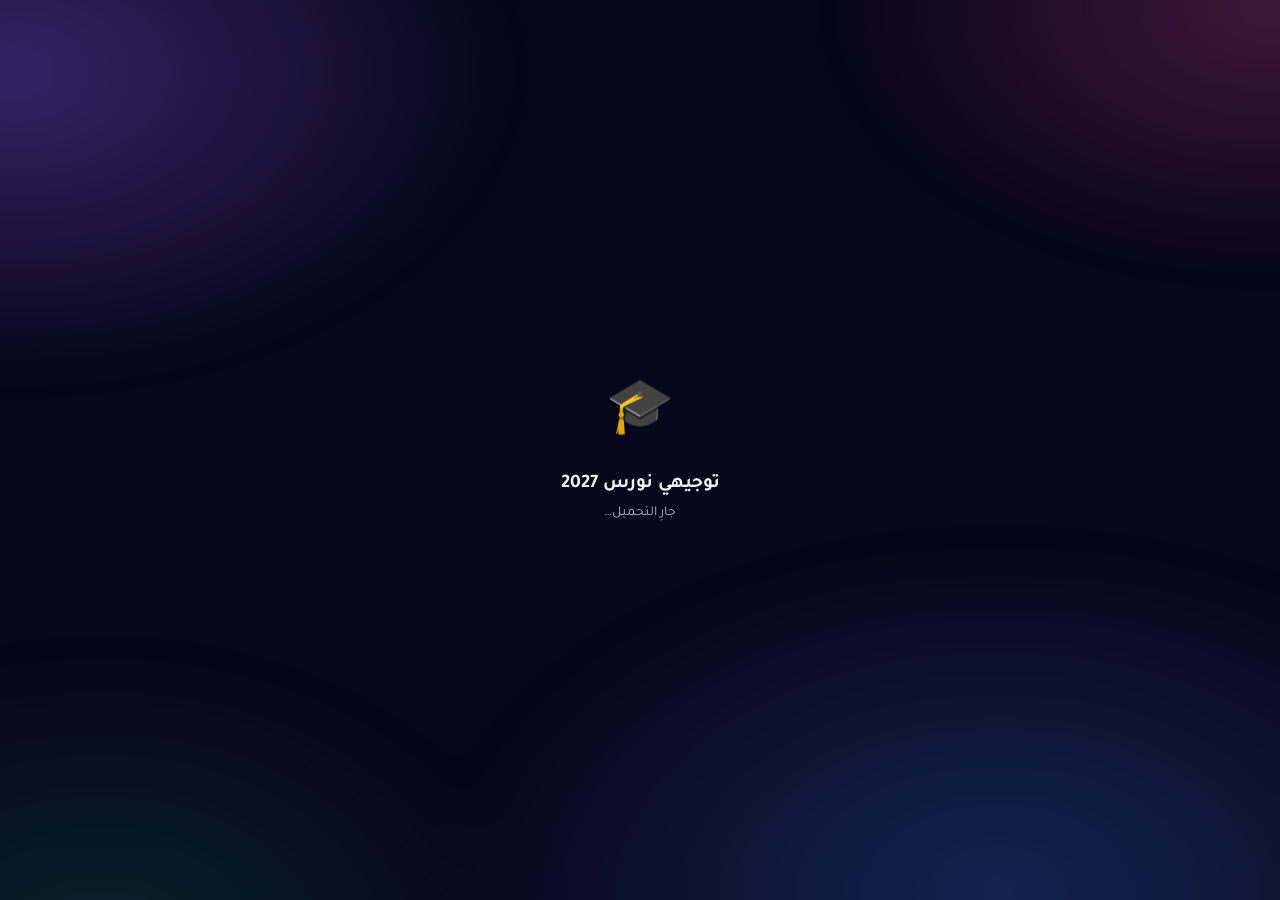
<file: claude-app/index.html>
<!DOCTYPE html>
<html lang="ar" dir="rtl">
<head>
  <meta charset="UTF-8">
  <meta name="viewport" content="width=device-width, initial-scale=1.0">
  <meta name="theme-color" content="#07061a">
  <title>توجيهي نورس 2027</title>
  <link rel="preconnect" href="https://fonts.googleapis.com">
  <link rel="preconnect" href="https://fonts.gstatic.com" crossorigin>
  <link href="https://fonts.googleapis.com/css2?family=Tajawal:wght@400;500;700;800;900&display=swap" rel="stylesheet">
  <link rel="stylesheet" href="style.css">
  <style>
    /* VOICE: دافئ ومحفّز، لعائلة · IDEA: لوحة إنجاز ليلية لطالب توجيهي
       PICTURE: حلقات التقدّم والعد التنازلي · COLOUR and TYPE: ليلي بنفسجي، Tajawal
       LAYOUT: صفحتان (نورس / الأب) تختار حسب الرابط #dad أو صاحب الصفحة */
    #boot { position: fixed; inset: 0; display: grid; place-items: center; text-align: center; z-index: 5; transition: opacity .6s; }
    #boot .e { font-size: 3.4rem; display: block; animation: float 3s ease-in-out infinite; }
    #boot b { display: block; margin-top: 10px; font-size: 1.2rem; }
    #boot.hide { opacity: 0; pointer-events: none; }
  </style>
</head>
<body>
  <div id="boot"><div><span class="e">🎓</span><b>توجيهي نورس 2027</b><span class="muted small">جارِ التحميل…</span></div></div>
  <script src="config.js"></script>
  <script src="core.js"></script>
  <script>
  {
    const boot = document.getElementById("boot");

    async function pickView() {
      const once = TJ.ls.get("tj_view_once");
      if (once === "dad" || once === "nawras") { TJ.ls.set("tj_view_once", ""); return once; }
      const h = location.hash.slice(1);
      if (h === "dad" || h === "nawras") return h;
      const user = await TJ.getCap("user", 4000);
      if (!user) return "nawras";
      try { return (await user.isOwner()) ? "nawras" : "dad"; } catch { return "nawras"; }
    }

    async function load(view) {
      const html = await (await fetch(view + ".html", { cache: "no-store" })).text();
      const doc = new DOMParser().parseFromString(html, "text/html");
      document.title = doc.title || document.title;
      doc.head.querySelectorAll("style").forEach((s) => document.head.appendChild(s.cloneNode(true)));
      const scripts = [];
      [...doc.body.children].forEach((el) => {
        if (el.tagName === "SCRIPT") { if (!el.src) scripts.push(el.textContent); return; }
        document.body.appendChild(document.importNode(el, true));
      });
      scripts.forEach((code) => { const s = document.createElement("script"); s.textContent = code; document.body.appendChild(s); });
      boot.classList.add("hide"); setTimeout(() => boot.remove(), 700);
    }

    function switchTo(v) {
      TJ.ls.set("tj_view_once", v);
      try { location.hash = v; } catch {}
      location.reload();
    }
    document.addEventListener("click", (e) => {
      const a = e.target.closest("[data-switch]"); if (!a) return;
      e.preventDefault(); switchTo(a.dataset.switch);
    });
    function addSwitcher(v) {
      const b = document.createElement("button");
      b.className = "btn ghost sm"; b.dataset.switch = v === "dad" ? "nawras" : "dad";
      b.textContent = v === "dad" ? "🎓 رجوع لصفحتي" : "👨‍👦 صفحة أبوي";
      const row = document.querySelector("header.top .row");
      if (row) row.prepend(b); else { b.style.cssText = "position:fixed;top:12px;left:12px;z-index:45"; document.body.appendChild(b); }
    }

    let current = null;
    pickView().then(async (v) => {
      current = v; await load(v);
      const user = await TJ.getCap("user", 3000);
      let owner = !user; try { if (user) owner = !!(await user.isOwner()); } catch {}
      if (owner) addSwitcher(v); // الزر بيظهر لنورس بس
    }).catch((e) => {
      console.error(e);
      boot.querySelector(".small").textContent = "صار خطأ بالتحميل — حدّث الصفحة";
    });
    addEventListener("hashchange", () => {
      const h = location.hash.slice(1);
      if ((h === "dad" || h === "nawras") && current && h !== current) switchTo(h);
    });
  }
  </script>
</body>
</html>
</file>
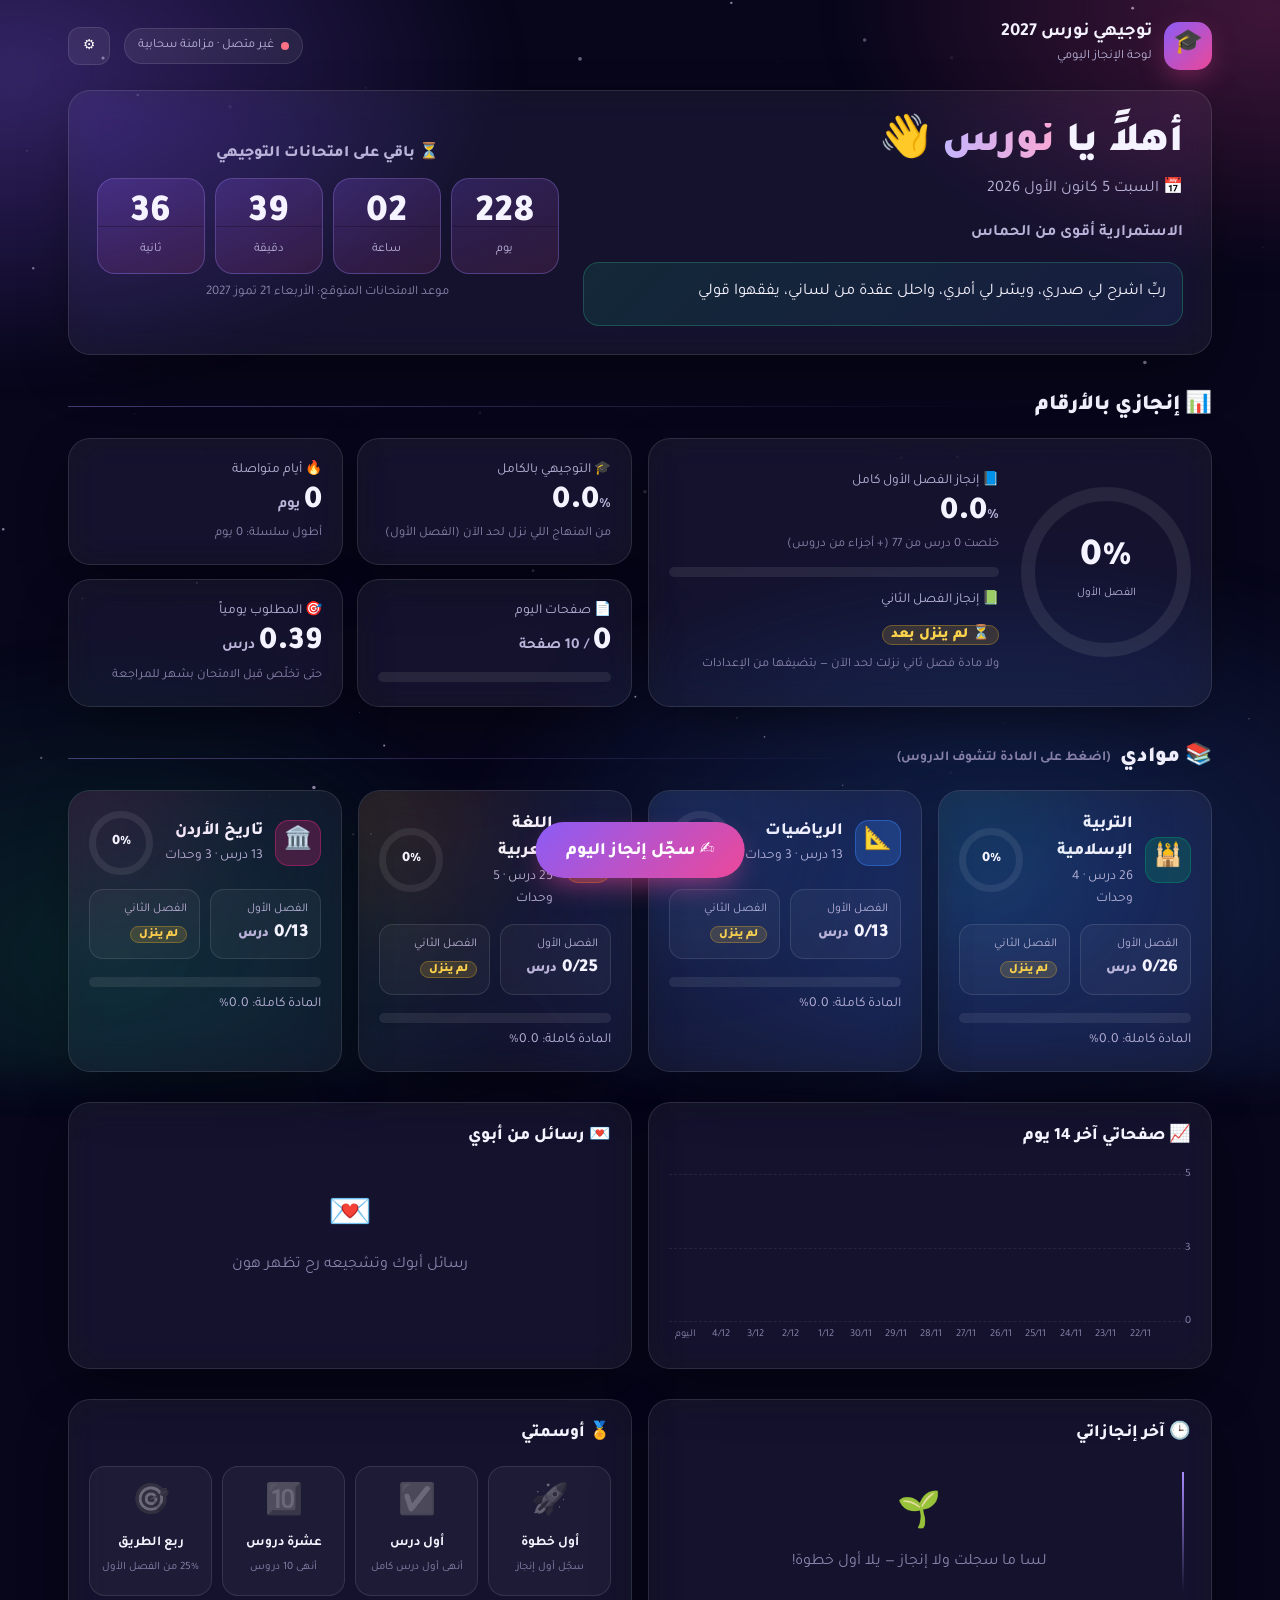
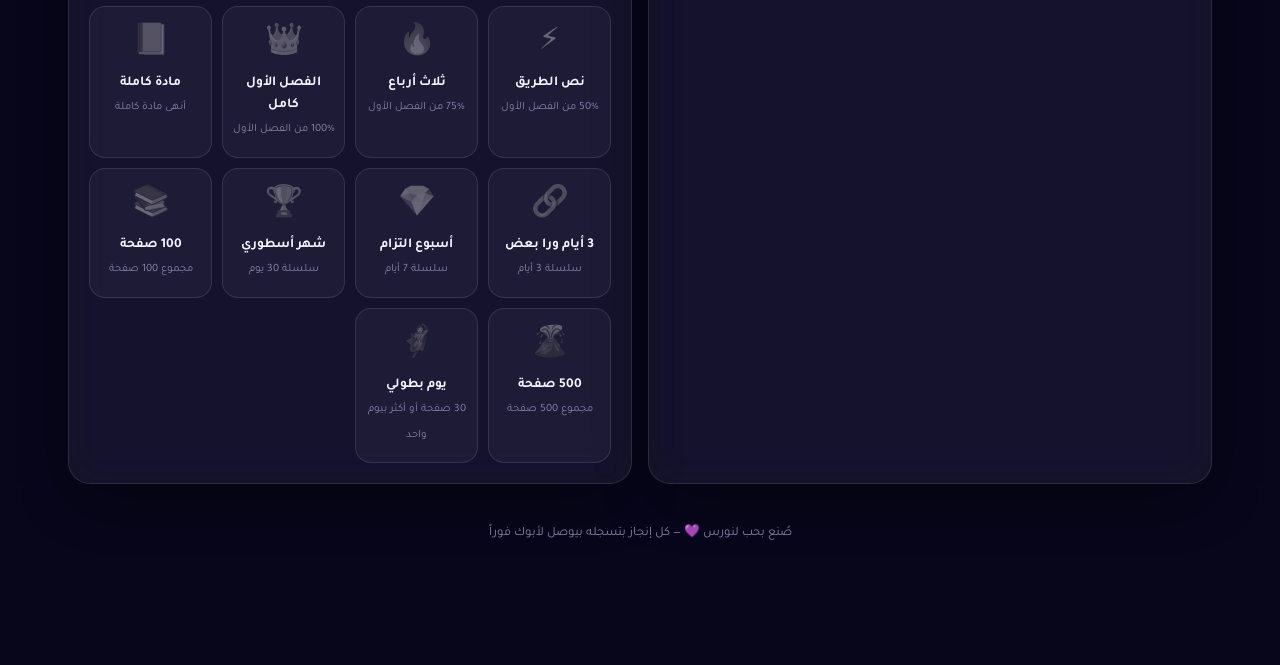
<file: tawjihi/index.html>
<!DOCTYPE html>
<html lang="ar" dir="rtl">
<head>
  <meta charset="UTF-8">
  <meta name="viewport" content="width=device-width, initial-scale=1.0, viewport-fit=cover">
  <meta name="theme-color" content="#07061a">
  <title>توجيهي نورس 2027 — لوحة الإنجاز</title>
  <link rel="icon" href="data:image/svg+xml,<svg xmlns='http://www.w3.org/2000/svg' viewBox='0 0 100 100'><text y='.9em' font-size='90'>🎓</text></svg>">
  <link rel="preconnect" href="https://fonts.googleapis.com">
  <link rel="preconnect" href="https://fonts.gstatic.com" crossorigin>
  <link href="https://fonts.googleapis.com/css2?family=Tajawal:wght@400;500;700;800;900&display=swap" rel="stylesheet">
  <link rel="stylesheet" href="style.css">
</head>
<body>
<div class="wrap">

  <!-- الشريط العلوي -->
  <header class="top reveal">
    <div class="brand">
      <div class="logo">🎓</div>
      <div><b>توجيهي نورس 2027</b><span>لوحة الإنجاز اليومي</span></div>
    </div>
    <div class="row">
      <span class="pill" id="sync"><i class="dot"></i><span>جارِ الاتصال…</span></span>
      <button class="btn ghost sm" id="openSettings" aria-label="الإعدادات">⚙️</button>
    </div>
  </header>

  <!-- البطل + العد التنازلي -->
  <section class="card hero reveal d1">
    <div>
      <div class="hello">أهلاً يا <span class="grad">نورس</span> 👋</div>
      <div class="today-date" id="todayDate"></div>
      <div class="quote mt muted" id="quote" style="font-weight:700"></div>
      <div class="dua" id="dua"></div>
    </div>
    <div>
      <div class="cd-title">⏳ باقي على امتحانات التوجيهي</div>
      <div class="cd" id="cd">
        <div><b data-cd="d">0</b><span>يوم</span></div>
        <div><b data-cd="h">00</b><span>ساعة</span></div>
        <div><b data-cd="m">00</b><span>دقيقة</span></div>
        <div><b data-cd="s">00</b><span>ثانية</span></div>
      </div>
      <div class="cd-date" id="examDate"></div>
    </div>
  </section>

  <!-- نظرة عامة -->
  <h2 class="sec-title reveal">📊 إنجازي بالأرقام</h2>
  <div class="grid g2">
    <div class="card reveal ovw">
      <div class="ring-box big-ring" id="bigRing"></div>
      <div class="grid" style="gap:12px">
        <div class="stat"><span class="k">📘 إنجاز الفصل الأول كامل</span><span class="v"><span id="s1pct">0</span><small>%</small></span><span class="s" id="s1sub"></span></div>
        <div class="bar"><i id="s1bar"></i></div>
        <div class="stat"><span class="k">📗 إنجاز الفصل الثاني</span><span class="v" id="s2v"></span><span class="s" id="s2sub"></span></div>
      </div>
    </div>
    <div class="grid" style="gap:14px;grid-template-columns:repeat(2,minmax(0,1fr))">
      <div class="card reveal d1 stat"><span class="k">🎓 التوجيهي بالكامل</span><span class="v"><span id="allpct">0</span><small>%</small></span><span class="s" id="allsub"></span></div>
      <div class="card reveal d2 stat"><span class="k">🔥 أيام متواصلة</span><span class="v"><span id="streak">0</span><small> يوم</small></span><span class="s" id="beststreak"></span></div>
      <div class="card reveal d3 stat"><span class="k">📄 صفحات اليوم</span><span class="v"><span id="todayPg">0</span><small id="goalTxt"></small></span><div class="bar mt" style="margin-top:6px"><i id="goalBar" style="--c:#fbbf24"></i></div></div>
      <div class="card reveal d4 stat"><span class="k">🎯 المطلوب يومياً</span><span class="v"><span id="req">0</span><small> درس</small></span><span class="s">حتى تخلّص قبل الامتحان بشهر للمراجعة</span></div>
    </div>
  </div>

  <!-- المواد -->
  <h2 class="sec-title reveal">📚 موادي <span class="small dim" style="font-weight:600">(اضغط على المادة لتشوف الدروس)</span></h2>
  <div class="grid g4" id="subjects"></div>

  <!-- آخر 14 يوم + رسائل الأب -->
  <div class="grid g2 mt2">
    <div class="card reveal">
      <h3>📈 صفحاتي آخر 14 يوم</h3>
      <div id="chart" class="mt"></div>
    </div>
    <div class="card reveal d1">
      <h3>💌 رسائل من أبوي</h3>
      <div id="msgs" class="mt" style="max-height:300px;overflow:auto"></div>
    </div>
  </div>

  <!-- السجل + الأوسمة -->
  <div class="grid g2 mt2">
    <div class="card reveal">
      <h3>🕒 آخر إنجازاتي</h3>
      <div class="timeline mt" id="log" style="max-height:420px;overflow:auto"></div>
    </div>
    <div class="card reveal d1">
      <h3>🏅 أوسمتي</h3>
      <div class="badges mt" id="badges"></div>
    </div>
  </div>

  <div class="foot">صُنع بحب لنورس 💜 — كل إنجاز بتسجله بيوصل لأبوك فوراً</div>
</div>

<button class="btn fab" id="openLog">✍️ سجّل إنجاز اليوم</button>

<!-- نافذة تسجيل الإنجاز -->
<div class="modal" id="logModal">
  <div class="shade" data-close></div>
  <div class="box">
    <button class="x" data-close>✕</button>
    <h2>✍️ سجّل إنجازك</h2>
    <div class="muted small">اختار المادة، حط عدد الصفحات، واضغط على الدروس اللي اشتغلت عليها</div>

    <label class="lbl">المادة</label>
    <div class="chips" id="lSubj"></div>

    <label class="lbl">الفصل</label>
    <div class="chips" id="lSem"></div>

    <div class="grid g2" style="gap:12px">
      <div>
        <label class="lbl">📄 عدد الصفحات اللي خلصتها</label>
        <div class="stepper"><button type="button" data-step="pg:-1">−</button><input id="lPg" type="number" min="0" value="0" inputmode="numeric"><button type="button" data-step="pg:1">+</button></div>
      </div>
      <div>
        <label class="lbl">⏱️ وقت الدراسة (دقيقة)</label>
        <div class="stepper"><button type="button" data-step="mn:-15">−</button><input id="lMn" type="number" min="0" value="0" step="15" inputmode="numeric"><button type="button" data-step="mn:15">+</button></div>
      </div>
    </div>

    <label class="lbl">📖 الدروس — كل ضغطة بتزيد ربع (25% ← 50% ← 75% ← ✓ خلص)</label>
    <div class="legend"><span><i style="background:rgba(255,255,255,.05)"></i>ما بلّشت</span><span><i style="background:linear-gradient(0deg,#8b5cf6 50%,transparent 50%)"></i>بنص الدرس</span><span><i style="background:#8b5cf6"></i>خلص ✓</span></div>
    <div id="lLessons"></div>

    <label class="lbl">📝 ملاحظة لأبوك (اختياري)</label>
    <textarea id="lNote" rows="2" maxlength="140" placeholder="مثلاً: حليت أسئلة الوحدة كاملة 💪"></textarea>

    <div class="row mt" style="justify-content:space-between">
      <span class="small muted" id="lSummary"></span>
      <button class="btn green" id="lSubmit">🚀 أرسل الإنجاز</button>
    </div>
  </div>
</div>

<!-- نافذة المادة -->
<div class="modal" id="subjModal">
  <div class="shade" data-close></div>
  <div class="box">
    <button class="x" data-close>✕</button>
    <div id="smBody"></div>
  </div>
</div>

<!-- نافذة الإعدادات -->
<div class="modal" id="setModal">
  <div class="shade" data-close></div>
  <div class="box">
    <button class="x" data-close>✕</button>
    <h2>⚙️ الإعدادات</h2>
    <div class="muted small">لما ينزل الفصل الثاني، اكتب عدد دروس كل وحدة مفصولة بفاصلة (مثلاً: 5,4,4)</div>
    <div id="setSubj"></div>
    <label class="lbl">🎯 هدفي اليومي (صفحات)</label>
    <input id="setGoal" type="number" min="1">
    <label class="lbl">🔊 الأصوات</label>
    <div class="chips"><button class="chip" id="setSound"></button></div>
    <div class="hr"></div>
    <h3>🔗 الروابط</h3>
    <div class="small muted mt">رابط صفحة أبوك (ابعثله إياه مرة وحدة):</div>
    <div class="row mt"><input id="dadLink" readonly style="direction:ltr;text-align:left"><button class="btn sm" id="copyDad">نسخ</button></div>
    <div class="small muted mt">بدك يوصلك إشعار لما أبوك يبعثلك رسالة؟ افتح هالرابط واضغط Subscribe:</div>
    <div class="mt"><a id="myTopic" target="_blank" rel="noopener"></a></div>
    <div class="hr"></div>
    <h3>💾 نسخة احتياطية</h3>
    <div class="row mt">
      <button class="btn ghost sm" id="exportBtn">⬇️ تنزيل نسخة</button>
      <label class="btn ghost sm" style="cursor:pointer">⬆️ استرجاع نسخة<input type="file" id="importFile" accept="application/json" hidden></label>
    </div>
    <div class="small dim mt" id="syncInfo"></div>
    <div class="row mt" style="justify-content:flex-end"><button class="btn" id="setSave">💾 حفظ</button></div>
  </div>
</div>

<script src="config.js"></script>
<script src="core.js"></script>
<script>
(() => {
  const T = TJ, $ = (s, r = document) => r.querySelector(s), $$ = (s, r = document) => [...r.querySelectorAll(s)];
  let st = T.loadLocal();
  let firstRender = true;
  const soundOn = () => localStorage.getItem("tj_sound") !== "0";

  /* ---------- أساسيات ---------- */
  T.starfield();
  $("#todayDate").textContent = "📅 " + T.fmtDate(new Date());
  $("#examDate").textContent = "موعد الامتحانات المتوقع: " + T.fmtDate(T.EXAM);
  T.countdown($("#cd"));
  T.rotator($("#dua"), T.DUAS, 9000);
  T.rotator($("#quote"), T.QUOTES, 7000);
  document.addEventListener("click", (e) => {
    const b = e.target.closest(".btn"); if (!b) return;
    const r = b.getBoundingClientRect(), s = document.createElement("span"), d = Math.max(r.width, r.height);
    s.className = "rip"; s.style.cssText = `width:${d}px;height:${d}px;left:${e.clientX - r.left - d / 2}px;top:${e.clientY - r.top - d / 2}px`;
    b.appendChild(s); setTimeout(() => s.remove(), 650);
  });

  /* ---------- النوافذ ---------- */
  const openM = (id) => { $(id).classList.add("open"); document.body.style.overflow = "hidden"; };
  const closeM = (id) => { $(id).classList.remove("open"); document.body.style.overflow = ""; $(id).dispatchEvent(new Event("closed")); };
  $$(".modal").forEach((m) => m.addEventListener("click", (e) => { if (e.target.closest("[data-close]")) closeM("#" + m.id); }));
  document.addEventListener("keydown", (e) => { if (e.key === "Escape") $$(".modal.open").forEach((m) => closeM("#" + m.id)); });

  /* ---------- العرض ---------- */
  function render() {
    const S = T.stats(st);
    $("#bigRing").innerHTML = T.ring(S.s1.pct, { size: 170, stroke: 14, color: "#8b5cf6", color2: "#ec4899", id: "big" }) +
      `<div class="ring-label"><div><b>${Math.round(S.s1.pct)}%</b><small>الفصل الأول</small></div></div>`;
    T.countUp($("#s1pct"), S.s1.pct, { dec: 1 });
    $("#s1sub").textContent = `خلصت ${S.s1.done} درس من ${S.s1.n} (+ أجزاء من دروس)`;
    $("#s1bar").style.width = S.s1.pct + "%";
    if (S.s2.released) { $("#s2v").innerHTML = `<span>${S.s2.pct.toFixed(1)}</span><small>%</small>`; $("#s2sub").textContent = `${S.s2.done} من ${S.s2.n} درس`; }
    else { $("#s2v").innerHTML = `<span class="badge-soon" style="font-size:.9rem">⏳ لم ينزل بعد</span>`; $("#s2sub").textContent = "ولا مادة فصل ثاني نزلت لحد الآن — بتضيفها من الإعدادات"; }
    T.countUp($("#allpct"), S.all.pct, { dec: 1 });
    $("#allsub").textContent = S.s2.released ? `${S.all.done} من ${S.all.n} درس` : "من المنهاج اللي نزل لحد الآن (الفصل الأول)";
    T.countUp($("#streak"), S.streak);
    $("#beststreak").textContent = `أطول سلسلة: ${S.bestStreak} يوم`;
    T.countUp($("#todayPg"), S.today.pg || 0);
    $("#goalTxt").textContent = ` / ${st.goal} صفحة`;
    $("#goalBar").style.width = Math.min(100, ((S.today.pg || 0) / st.goal) * 100) + "%";
    T.countUp($("#req"), S.required, { dec: 2 });

    // المواد
    $("#subjects").innerHTML = T.SUBJECTS.map((s, i) => {
      const a = T.semInfo(st, s.id, "s1"), b = T.semInfo(st, s.id, "s2"), t = T.subjectTotal(st, s.id);
      return `<div class="card hover subj ${firstRender ? `reveal d${(i % 4) + 1}` : ""}" style="--c:${s.color}" data-subj="${s.id}">
        <div class="glow"></div>
        <div class="head"><div class="ico">${s.icon}</div><div class="grow"><h3>${s.name}</h3>
          <div class="small muted">${a.n} درس · ${st.cur[s.id].s1.length} وحدات</div></div>
          <div class="ring-box">${T.ring(a.pct, { size: 64, stroke: 7, color: s.color, id: "r" + s.id })}<div class="ring-label"><b style="font-size:.9rem">${Math.round(a.pct)}%</b></div></div>
        </div>
        <div class="sems">
          <div class="sem"><div class="t">الفصل الأول</div><div class="n">${a.done}/${a.n} <span class="small muted">درس</span></div></div>
          <div class="sem"><div class="t">الفصل الثاني</div><div class="n">${b.released ? `${b.done}/${b.n}` : '<span class="badge-soon">لم ينزل</span>'}</div></div>
        </div>
        <div class="bar mt" style="--c:${s.color}"><i style="width:${t.pct}%"></i></div>
        <div class="small muted" style="margin-top:6px">المادة كاملة: ${t.pct.toFixed(1)}%</div>
      </div>`;
    }).join("");
    $$("#subjects .subj").forEach((el) => el.addEventListener("click", () => openSubject(el.dataset.subj)));

    // المخطط
    T.barChart($("#chart"), S.l14.map((d, i) => ({ ...d, v: d.pg, today: i === 13 })), {
      color: "#8b5cf6",
      label: (d) => (d.today ? "اليوم" : d.date.getDate() + "/" + (d.date.getMonth() + 1)),
      tip: (d) => `<b>${T.fmtShort(d.date)}</b> · ${d.pg} صفحة${d.dq ? ` · ${(d.dq / 4).toFixed(2).replace(/\.?0+$/, "")} درس` : ""}`,
    });

    // السجل
    const log = st.log.slice().reverse().slice(0, 30);
    $("#log").innerHTML = log.length ? log.map((e) => {
      const s = T.SUBJ[e.s] || {};
      const ls = (e.ls || []).map((x) => x + 1);
      return `<div class="tl" style="--c:${s.color}"><div class="when">${T.fmtShort(e.t)} · ${T.fmtTime(e.t)}</div>
        <b>${s.icon || ""} ${s.name || ""}</b> — ${e.pg ? `${e.pg} صفحة` : ""}${e.mn ? ` · ${e.mn} دقيقة` : ""}
        ${ls.length ? `<div class="small" style="color:#6ee7b7">✓ خلّصت الدرس ${ls.join("، ")}</div>` : ""}
        ${e.note ? `<div class="small muted">📝 ${T.esc(e.note)}</div>` : ""}</div>`;
    }).join("") : `<div class="empty"><span class="e">🌱</span>لسا ما سجلت ولا إنجاز — يلا أول خطوة!</div>`;

    // الأوسمة
    $("#badges").innerHTML = T.badges(st).map((b) => `<div class="bdg ${b.ok ? "ok" : ""}" title="${b.desc}"><span class="e">${b.icon}</span><b>${b.title}</b><small>${b.desc}</small></div>`).join("");

    T.animateRings(); T.reveal();
    firstRender = false;
  }

  /* ---------- رسائل الأب ---------- */
  const msgList = [];
  function addMsg(m, initial) {
    if (msgList.some((x) => x.id === m.id)) return;
    msgList.push(m); msgList.sort((a, b) => b.t - a.t);
    $("#msgs").innerHTML = msgList.map((x) => `<div class="msg ${x === m && !initial ? "new" : ""}"><div>${T.esc(x.text)}</div><div class="when">❤️ أبوك · ${T.relTime(x.t)}</div></div>`).join("");
    if (!initial) { T.toast("💌 وصلتك رسالة من أبوك: " + T.esc(m.text)); if (soundOn()) T.chime("msg"); }
  }
  $("#msgs").innerHTML = `<div class="empty"><span class="e">💌</span>رسائل أبوك وتشجيعه رح تظهر هون</div>`;

  /* ---------- حالة الاتصال ---------- */
  function setStatus(ok, mode) {
    const label = mode === "firebase" ? "قاعدة البيانات" : mode === "ntfy" ? "مزامنة سحابية" : "محلي";
    $("#sync").innerHTML = `<i class="dot ${ok ? "on" : "off"}"></i><span>${ok ? "متصل" : "غير متصل"} · ${label}</span>`;
    $("#syncInfo").textContent = mode === "firebase" ? "✅ البيانات محفوظة في قاعدة بيانات Firebase وتتزامن لحظياً مع صفحة أبوك."
      : "ℹ️ المزامنة الحالية عبر ntfy.sh (تشتغل بدون إعداد). للحفظ الدائم في قاعدة بيانات، فعّل Firebase حسب ملف README.";
  }

  T.Store.init({
    role: "student",
    onState: (s) => { st = s; render(); },
    onMsg: addMsg,
    onStatus: setStatus,
  });

  /* ---------- نافذة المادة ---------- */
  let smChanged = null;
  function lessonTiles(sid, sem, prog, { ro = false, base = null } = {}) {
    const s = T.SUBJ[sid], units = st.cur[sid][sem];
    if (!units.length) return `<div class="empty"><span class="e">⏳</span>الفصل الثاني لهاي المادة لم ينزل بعد<br><span class="small">لما ينزل ضيف عدد الدروس من ⚙️ الإعدادات</span></div>`;
    let idx = 0;
    return units.map((n, u) => {
      const seg = prog.slice(idx, idx + n);
      const done = [...seg].filter((c) => c === "4").length;
      const html = `<div class="unit"><div class="unit-h"><b>الوحدة ${u + 1}</b><span>${done}/${n} ✓</span></div><div class="lessons">` +
        Array.from({ length: n }, (_, k) => {
          const i = idx + k, lv = +prog[i], changed = base && base[i] !== prog[i];
          return `<button type="button" class="lesson ${lv === 4 ? "done" : ""} ${ro ? "ro" : ""}" style="--c:${s.color};--p:${lv * 25}%;${changed ? "border-color:#fff;border-style:dashed" : ""}" data-i="${i}">
            <div class="fill"></div><span>${i + 1}<small>${lv ? lv * 25 + "%" : "درس"}</small></span></button>`;
        }).join("") + `</div></div>`;
      idx += n; return html;
    }).join("");
  }

  function openSubject(sid, sem = "s1") {
    const s = T.SUBJ[sid];
    if (!smChanged || smChanged.sid !== sid) smChanged = { sid, before: { s1: st.p[sid].s1, s2: st.p[sid].s2 } };
    const a = T.semInfo(st, sid, sem);
    $("#smBody").innerHTML = `<div class="row"><div class="logo" style="background:${s.color}">${s.icon}</div><div><h2>${s.name}</h2>
        <div class="muted small">اضغط على أي درس لتحدّث نسبة إنجازه</div></div></div>
      <div class="chips mt">${["s1", "s2"].map((x) => `<button class="chip ${x === sem ? "on" : ""}" style="--c:${s.color}" data-sem="${x}">${x === "s1" ? "الفصل الأول" : "الفصل الثاني"}${T.semInfo(st, sid, x).released ? "" : " ⏳"}</button>`).join("")}</div>
      ${a.released ? `<div class="row mt"><div class="grow"><div class="bar" style="--c:${s.color}"><i style="width:${a.pct}%"></i></div></div><b>${a.pct.toFixed(1)}%</b></div>
        <div class="small muted" style="margin-top:4px">خلصت ${a.done} من ${a.n} درس</div>` : ""}
      <div id="smTiles">${lessonTiles(sid, sem, st.p[sid][sem])}</div>`;
    $$("[data-sem]", $("#smBody")).forEach((b) => b.addEventListener("click", () => openSubject(sid, b.dataset.sem)));
    $$("#smTiles .lesson").forEach((b) => b.addEventListener("click", () => {
      const i = +b.dataset.i, arr = st.p[sid][sem].split("");
      arr[i] = String((+arr[i] + 1) % 5); st.p[sid][sem] = arr.join("");
      T.Store.save(st);
      openSubject(sid, sem);
      const nb = $(`#smTiles .lesson[data-i="${i}"]`); nb && nb.classList.add("pop");
      if (arr[i] === "4") { if (soundOn()) T.chime(); }
      render();
    }));
    openM("#subjModal");
  }
  $("#subjModal").addEventListener("closed", async () => {
    if (!smChanged) return;
    const { sid, before } = smChanged; smChanged = null;
    let dq = 0; const ls = [];
    ["s1", "s2"].forEach((sem) => {
      const now = st.p[sid][sem], b = before[sem] || "";
      for (let i = 0; i < now.length; i++) { const d = (+now[i]) - (+b[i] || 0); dq += d; if (now[i] === "4" && b[i] !== "4" && sem === "s1") ls.push(i); }
    });
    if (!dq) return;
    const k = T.dayKey(); st.days[k] = st.days[k] || { pg: 0, mn: 0, dq: 0 };
    st.days[k].dq = Math.max(0, (st.days[k].dq || 0) + dq);
    st.log.push({ t: Date.now(), s: sid, sem: "s1", pg: 0, mn: 0, dq, ls, note: dq < 0 ? "تعديل على نسب الدروس" : "" });
    T.Store.save(st); await T.Store.flush(st); render();
    if (dq > 0) sendDad(sid, 0, 0, ls, "", dq);
  });

  /* ---------- نافذة تسجيل الإنجاز ---------- */
  const draft = { sid: "is", sem: "s1", prog: "", base: "" };
  function drawLog() {
    $("#lSubj").innerHTML = T.SUBJECTS.map((s) => `<button class="chip ${s.id === draft.sid ? "on" : ""}" style="--c:${s.color}" data-s="${s.id}">${s.icon} ${s.name}</button>`).join("");
    $("#lSem").innerHTML = ["s1", "s2"].map((x) => { const r = T.semInfo(st, draft.sid, x).released;
      return `<button class="chip ${x === draft.sem ? "on" : ""}" data-sm="${x}" ${r ? "" : "disabled"}>${x === "s1" ? "الفصل الأول" : "الفصل الثاني"}${r ? "" : " (لم ينزل)"}</button>`; }).join("");
    $("#lLessons").innerHTML = lessonTiles(draft.sid, draft.sem, draft.prog, { base: draft.base });
    $$("#lSubj .chip").forEach((b) => b.addEventListener("click", () => { draft.sid = b.dataset.s; draft.sem = "s1"; resetDraft(); drawLog(); }));
    $$("#lSem .chip").forEach((b) => b.addEventListener("click", () => { draft.sem = b.dataset.sm; resetDraft(); drawLog(); }));
    $$("#lLessons .lesson").forEach((b) => b.addEventListener("click", () => {
      const i = +b.dataset.i, arr = draft.prog.split("");
      arr[i] = String((+arr[i] + 1) % 5); draft.prog = arr.join(""); drawLog();
      const nb = $(`#lLessons .lesson[data-i="${i}"]`); nb && nb.classList.add("pop");
    }));
    summary();
  }
  const resetDraft = () => { draft.prog = draft.base = st.p[draft.sid][draft.sem]; };
  function diff() {
    let dq = 0; const ls = [];
    for (let i = 0; i < draft.prog.length; i++) { dq += (+draft.prog[i]) - (+draft.base[i]); if (draft.prog[i] === "4" && draft.base[i] !== "4") ls.push(i); }
    return { dq, ls };
  }
  function summary() {
    const pg = +$("#lPg").value || 0, mn = +$("#lMn").value || 0, { dq, ls } = diff();
    const parts = [];
    if (pg) parts.push(`${pg} صفحة`); if (mn) parts.push(`${mn} دقيقة`);
    if (ls.length) parts.push(`خلّصت ${ls.length} درس`); else if (dq > 0) parts.push(`تقدم ${dq * 25}% بالدروس`);
    $("#lSummary").textContent = parts.length ? "📦 " + parts.join(" · ") : "";
  }
  $$("[data-step]").forEach((b) => b.addEventListener("click", () => {
    const [f, d] = b.dataset.step.split(":"); const el = f === "pg" ? $("#lPg") : $("#lMn");
    el.value = Math.max(0, (+el.value || 0) + +d); summary();
  }));
  ["#lPg", "#lMn"].forEach((s) => $(s).addEventListener("input", summary));
  $("#openLog").addEventListener("click", () => {
    $("#lPg").value = 0; $("#lMn").value = 0; $("#lNote").value = "";
    resetDraft(); drawLog(); openM("#logModal");
  });

  async function sendDad(sid, pg, mn, ls, note, dq) {
    const s = T.SUBJ[sid], S = T.stats(st);
    let body = `📚 ${T.CFG.studentName} `;
    const bits = [];
    if (pg) bits.push(`أنجز ${pg} صفحة ${s.name}`);
    if (ls.length) bits.push(`خلّص الدرس ${ls.map((x) => x + 1).join(" و ")} ✅`);
    else if (dq > 0 && !pg) bits.push(`تقدّم في دروس ${s.name}`);
    if (mn) bits.push(`ودرس ${mn} دقيقة`);
    body += bits.join(" و") + ".";
    body += `\n📘 الفصل الأول: ${S.s1.pct.toFixed(1)}% · اليوم: ${S.today.pg || 0} صفحة`;
    if (S.streak > 1) body += ` · 🔥 ${S.streak} أيام ورا بعض`;
    if (note) body += `\n📝 ${note}`;
    const ok = await T.Store.notifyDad(`إنجاز جديد من ${T.CFG.studentName} 🎉`, body, ["tada", "books"]);
    T.toast(ok ? "✅ وصل إنجازك لأبوك!" : "⚠️ انحفظ إنجازك، بس الإشعار ما انبعث (تأكد من الإنترنت)", ok ? "ok" : "warn");
  }

  $("#lSubmit").addEventListener("click", async () => {
    const pg = Math.max(0, +$("#lPg").value || 0), mn = Math.max(0, +$("#lMn").value || 0), note = $("#lNote").value.trim();
    const { dq, ls } = diff();
    if (!pg && !mn && !dq) { T.toast("حط عدد الصفحات أو اضغط على درس 🙂", "warn"); return; }
    const before = T.stats(st);
    st.p[draft.sid][draft.sem] = draft.prog;
    const k = T.dayKey(); st.days[k] = st.days[k] || { pg: 0, mn: 0, dq: 0 };
    st.days[k].pg = (st.days[k].pg || 0) + pg; st.days[k].mn = (st.days[k].mn || 0) + mn;
    st.days[k].dq = Math.max(0, (st.days[k].dq || 0) + dq);
    st.log.push({ t: Date.now(), s: draft.sid, sem: draft.sem, pg, mn, dq, ls, note });
    $("#lSubmit").disabled = true;
    T.Store.save(st); render(); closeM("#logModal");
    T.confetti(); if (soundOn()) T.chime();
    const after = T.stats(st);
    [25, 50, 75, 100].forEach((m) => { if (before.s1.pct < m && after.s1.pct >= m) setTimeout(() => { T.confetti(260); T.toast(`🏆 مبروك! وصلت ${m}% من الفصل الأول`); }, 900); });
    await T.Store.flush(st);
    await sendDad(draft.sid, pg, mn, ls, note, dq);
    $("#lSubmit").disabled = false;
  });

  /* ---------- الإعدادات ---------- */
  function drawSettings() {
    $("#setSubj").innerHTML = T.SUBJECTS.map((s) => `<div class="card mt" style="padding:14px;--c:${s.color}">
      <b>${s.icon} ${s.name}</b>
      <div class="grid g2" style="gap:10px;grid-template-columns:1fr 1fr">
        <div><label class="lbl">الفصل الأول (دروس كل وحدة)</label><input data-u="${s.id}:s1" value="${st.cur[s.id].s1.join(",")}" style="direction:ltr;text-align:center"></div>
        <div><label class="lbl">الفصل الثاني (فاضي = لم ينزل)</label><input data-u="${s.id}:s2" value="${st.cur[s.id].s2.join(",")}" placeholder="لم ينزل بعد" style="direction:ltr;text-align:center"></div>
      </div></div>`).join("");
    $("#setGoal").value = st.goal;
    $("#setSound").textContent = soundOn() ? "🔊 مفعّلة" : "🔇 مطفية";
    $("#setSound").classList.toggle("on", soundOn());
    $("#dadLink").value = new URL("dad.html", location.href).href;
    $("#myTopic").href = $("#myTopic").textContent = T.Store.nawrasTopicUrl();
  }
  $("#openSettings").addEventListener("click", () => { drawSettings(); openM("#setModal"); });
  $("#setSound").addEventListener("click", () => { localStorage.setItem("tj_sound", soundOn() ? "0" : "1"); drawSettings(); });
  $("#copyDad").addEventListener("click", async () => { try { await navigator.clipboard.writeText($("#dadLink").value); T.toast("📋 انتسخ الرابط"); } catch { $("#dadLink").select(); } });
  $("#setSave").addEventListener("click", () => {
    $$("[data-u]").forEach((inp) => {
      const [sid, sem] = inp.dataset.u.split(":");
      st.cur[sid][sem] = inp.value.split(/[,،\s]+/).map((x) => parseInt(x)).filter((x) => x > 0 && x < 100);
    });
    st.goal = Math.max(1, +$("#setGoal").value || 10);
    st = T.normalize(st); T.Store.save(st); render(); closeM("#setModal"); T.toast("✅ انحفظت الإعدادات");
  });
  $("#exportBtn").addEventListener("click", () => {
    const a = document.createElement("a");
    a.href = URL.createObjectURL(new Blob([JSON.stringify(st, null, 1)], { type: "application/json" }));
    a.download = `tawjihi-nawras-${T.dayKey()}.json`; a.click();
  });
  $("#importFile").addEventListener("change", async (e) => {
    const f = e.target.files[0]; if (!f) return;
    try { st = T.normalize(JSON.parse(await f.text())); T.Store.save(st); render(); T.toast("✅ رجعت النسخة"); closeM("#setModal"); }
    catch { T.toast("الملف مش صالح", "warn"); }
  });

  render();
  setInterval(() => { $("#todayDate").textContent = "📅 " + T.fmtDate(new Date()); }, 60000);
})();
</script>
</body>
</html>
</file>
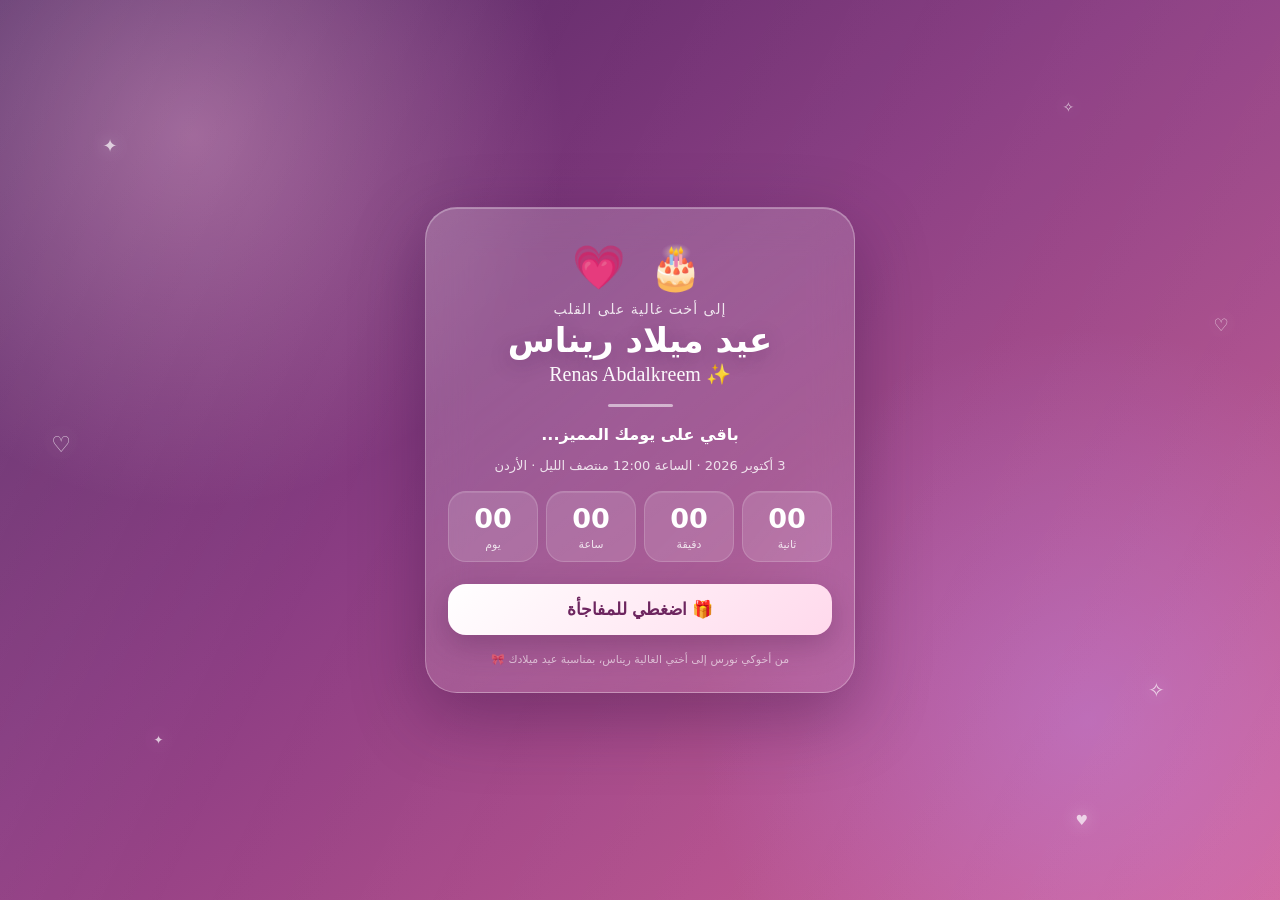
<file: renas_birthday-3.html>
<!DOCTYPE html>
<html lang="ar" dir="rtl">
<head>
  <meta charset="UTF-8">
  <meta name="viewport" content="width=device-width, initial-scale=1.0, viewport-fit=cover">
  <meta name="theme-color" content="#7b2f75">
  <meta name="description" content="مفاجأة عيد ميلاد ريناس Abdalkreem">
  <title>عيد ميلاد ريناس 💗</title><style>
    * { box-sizing: border-box; }
    html, body { margin:0; min-height:100%; }
    body {
      min-height:100vh; min-height:100dvh; overflow-x:hidden;
      font-family:"Cairo", system-ui, sans-serif; color:#fff;
      background:
        radial-gradient(circle at 15% 15%, rgba(255,190,224,.38), transparent 28%),
        radial-gradient(circle at 85% 80%, rgba(190,145,255,.35), transparent 30%),
        linear-gradient(145deg,#4d245f 0%,#8b3d83 45%,#d25c93 100%);
      display:flex; align-items:center; justify-content:center;
      padding:24px 16px; position:relative;
    }
    body::before {
      content:""; position:fixed; inset:0; pointer-events:none;
      background:linear-gradient(115deg,rgba(255,255,255,.08),transparent 35%,rgba(255,255,255,.06));
    }
    .sparkles,.hearts { position:fixed; inset:0; pointer-events:none; overflow:hidden; }
    .sparkles span,.hearts span {
      position:absolute; opacity:.7; animation:float 7s ease-in-out infinite;
      filter:drop-shadow(0 0 8px rgba(255,255,255,.65));
    }
    .sparkles span:nth-child(1){left:8%;top:15%;font-size:18px}
    .sparkles span:nth-child(2){left:83%;top:11%;font-size:14px;animation-delay:1.2s}
    .sparkles span:nth-child(3){left:12%;bottom:17%;font-size:12px;animation-delay:2s}
    .sparkles span:nth-child(4){right:9%;bottom:22%;font-size:20px;animation-delay:3s}
    .hearts span:nth-child(1){left:4%;top:48%;font-size:22px;animation-delay:.4s}
    .hearts span:nth-child(2){right:4%;top:35%;font-size:17px;animation-delay:1.8s}
    .hearts span:nth-child(3){right:15%;bottom:8%;font-size:14px;animation-delay:2.6s}
    @keyframes float { 0%,100%{transform:translateY(0) rotate(-4deg)} 50%{transform:translateY(-18px) rotate(7deg)} }

    .card {
      width:min(100%,430px); padding:34px 22px 26px; text-align:center;
      border:1px solid rgba(255,255,255,.28); border-radius:32px;
      background:linear-gradient(145deg,rgba(255,255,255,.20),rgba(255,255,255,.08));
      box-shadow:0 24px 70px rgba(40,10,55,.35), inset 0 1px rgba(255,255,255,.28);
      backdrop-filter:blur(20px); -webkit-backdrop-filter:blur(20px);
      animation:cardIn .9s ease both; position:relative;
    }
    @keyframes cardIn { from{opacity:0;transform:translateY(20px) scale(.97)} to{opacity:1;transform:none} }
    .emoji-title { font-size:43px; letter-spacing:5px; margin-bottom:8px; animation:breathe 3s ease-in-out infinite; }
    @keyframes breathe { 50%{transform:scale(1.06)} }
    .eyebrow { font-size:14px; opacity:.85; letter-spacing:1px; margin:0 0 3px; }
    h1 { margin:0; font-size:34px; font-weight:800; text-shadow:0 4px 20px rgba(55,10,65,.28); }
    .latin { font-family:"Playfair Display",serif; direction:ltr; font-size:20px; margin-top:2px; opacity:.96; }
    .line { width:65px;height:3px;border-radius:9px;background:rgba(255,255,255,.55);margin:18px auto; }
    .subtitle { font-size:16px; margin:0 0 14px; font-weight:600; }
    .target { font-size:13px; opacity:.82; margin-bottom:18px; }
    .countdown { display:grid;grid-template-columns:repeat(4,1fr);gap:8px;direction:ltr; }
    .unit {
      padding:12px 4px 10px;border-radius:18px;background:rgba(255,255,255,.13);
      border:1px solid rgba(255,255,255,.16); box-shadow:inset 0 1px rgba(255,255,255,.12);
    }
    .num { display:block;font-size:27px;font-weight:800;line-height:1.1; }
    .label { display:block;font-size:11px;opacity:.8;margin-top:5px; }
    .surprise {
      width:100%; border:0; margin-top:22px; padding:15px 18px; border-radius:18px;
      font:700 17px "Cairo",sans-serif; color:#6d255f; cursor:pointer;
      background:linear-gradient(135deg,#fff,#ffd9ec); box-shadow:0 10px 30px rgba(50,10,55,.25);
      transition:transform .18s ease, box-shadow .18s ease;
      -webkit-tap-highlight-color:transparent;
    }
    .surprise:active { transform:scale(.97); }
    .message { max-height:0;opacity:0;overflow:hidden;transition:max-height .7s ease,opacity .6s ease,margin .7s ease; }
    .message.show { max-height:260px;opacity:1;margin-top:18px; }
    .surprise-countdown { direction:ltr; letter-spacing:1px; }\n    .message-box { padding:18px;border-radius:20px;background:rgba(255,255,255,.12);border:1px solid rgba(255,255,255,.18);line-height:1.9;font-size:15px; }
    .footer { margin-top:18px;font-size:11px;opacity:.6; }
    .confetti { position:fixed; width:8px;height:14px;top:-20px;pointer-events:none;z-index:20;animation:fall 2.8s linear forwards; }
    @keyframes fall { to{transform:translate3d(var(--x),110vh,0) rotate(720deg);opacity:0} }
    .pop-heart { position:fixed;pointer-events:none;z-index:21;font-size:22px;animation:heartPop 1.5s ease-out forwards; }
    @keyframes heartPop { 0%{transform:translate(-50%,-50%) scale(.4);opacity:0} 20%{opacity:1} 100%{transform:translate(calc(-50% + var(--dx)),calc(-50% - 150px)) scale(1.2);opacity:0} }
    @media (max-height:650px){ .card{padding-top:24px;padding-bottom:20px}.emoji-title{font-size:35px}h1{font-size:29px}.line{margin:12px auto}.surprise{margin-top:16px} }
    @media (prefers-reduced-motion:reduce){ *,*::before,*::after{animation-duration:.01ms!important;animation-iteration-count:1!important;transition-duration:.01ms!important} }
  </style>
</head>
<body>
  <div class="sparkles" aria-hidden="true"><span>✦</span><span>✧</span><span>✦</span><span>✧</span></div>
  <div class="hearts" aria-hidden="true"><span>♡</span><span>♡</span><span>♥</span></div>

  <main class="card">
    <div class="emoji-title" aria-hidden="true">🎂 💗</div>
    <p class="eyebrow">إلى أخت غالية على القلب</p>
    <h1>عيد ميلاد ريناس</h1>
    <div class="latin">Renas Abdalkreem ✨</div>
    <div class="line"></div>

    <p class="subtitle">باقي على يومك المميز...</p>
    <div class="target">3 أكتوبر 2026 · الساعة 12:00 منتصف الليل · الأردن</div>

    <section class="countdown" aria-label="العد التنازلي">
      <div class="unit"><span class="num" id="days">00</span><span class="label">يوم</span></div>
      <div class="unit"><span class="num" id="hours">00</span><span class="label">ساعة</span></div>
      <div class="unit"><span class="num" id="minutes">00</span><span class="label">دقيقة</span></div>
      <div class="unit"><span class="num" id="seconds">00</span><span class="label">ثانية</span></div>
    </section>

    <button class="surprise" id="surpriseBtn" type="button">🎁 اضغطي للمفاجأة</button>

    <div class="message" id="message">
      <div class="message-box">
        <div style="font-size:28px;margin-bottom:6px">🎁✨</div>
        <strong>المفاجأة الحقيقية تبدأ هنا!</strong>
        <div style="margin-top:10px">موعد المفاجأة: <strong>3 أكتوبر 2026 · الساعة 9:00 صباحًا</strong> ⏰</div>
        <div class="surprise-countdown" style="margin-top:12px;font-weight:800;font-size:18px" id="surpriseCountdown">00:00:00:00</div>
        <div style="margin-top:12px">
          كل عام وأنتِ بخير يا ريناس! 💗<br>
          وجودك بحياتي كأخت غالية نعمة، وإن شاء الله سنتك الجديدة تكون مليانة فرح ونجاح وذكريات حلوة 🌷✨
        </div>
      </div>
    </div>
    <div class="footer">من أخوكي نورس إلى أختي الغالية ريناس، بمناسبة عيد ميلادك 🎀</div>
  </main>

  <script>
    // عيد الميلاد: 3 أكتوبر 2026، الساعة 00:00 بتوقيت الأردن (UTC+3)
    const target = Date.UTC(2026, 9, 2, 21, 0, 0);
    // موعد المفاجأة: 3 أكتوبر 2026، الساعة 09:00 صباحًا بتوقيت الأردن (UTC+3)
    const surpriseTarget = Date.UTC(2026, 9, 3, 6, 0, 0);
    const $ = id => document.getElementById(id);
    let celebrated = false;

    function pad(n){ return String(Math.max(0, n)).padStart(2, "0"); }

    function updateCountdown(){
      const diff = target - Date.now();
      if(diff <= 0){
        ["days","hours","minutes","seconds"].forEach(id => $(id).textContent = "00");
        if(!celebrated){
          $("surpriseBtn").textContent = "🎉 اليوم يومك يا ريناس!";
        }
        return;
      }
      const total = Math.floor(diff / 1000);
      const days = Math.floor(total / 86400);
      const hours = Math.floor((total % 86400) / 3600);
      const minutes = Math.floor((total % 3600) / 60);
      const seconds = total % 60;
      $("days").textContent = days;
      $("hours").textContent = pad(hours);
      $("minutes").textContent = pad(minutes);
      $("seconds").textContent = pad(seconds);
    }

    function updateSurpriseCountdown(){
      const el = $("surpriseCountdown");
      if(!el) return;
      const diff = surpriseTarget - Date.now();
      if(diff <= 0){
        el.textContent = "🎉 حان وقت المفاجأة! 🎉";
        return;
      }
      const total = Math.floor(diff / 1000);
      const d = Math.floor(total / 86400);
      const h = Math.floor((total % 86400) / 3600);
      const m = Math.floor((total % 3600) / 60);
      const s = total % 60;
      el.textContent = `${pad(d)}:${pad(h)}:${pad(m)}:${pad(s)}`;
    }

    function confettiBurst(){
      const symbols = ["💗","✨","🎀","💕","✦"];
      for(let i=0;i<42;i++){
        const el = document.createElement("div");
        el.className = "confetti";
        el.textContent = symbols[Math.floor(Math.random()*symbols.length)];
        el.style.left = (Math.random()*100) + "vw";
        el.style.setProperty("--x", ((Math.random()-.5)*180) + "px");
        el.style.animationDelay = (Math.random()*0.7) + "s";
        el.style.fontSize = (10 + Math.random()*12) + "px";
        document.body.appendChild(el);
        setTimeout(()=>el.remove(),3800);
      }
      const x = innerWidth/2, y = innerHeight*.48;
      for(let i=0;i<16;i++){
        const h = document.createElement("div");
        h.className="pop-heart"; h.textContent = i%2 ? "💗" : "✨";
        h.style.left=x+"px"; h.style.top=y+"px";
        h.style.setProperty("--dx", ((Math.random()-.5)*240)+"px");
        h.style.animationDelay=(Math.random()*.25)+"s";
        document.body.appendChild(h);
        setTimeout(()=>h.remove(),1900);
      }
    }

    $("surpriseBtn").addEventListener("click",()=>{
      $("message").classList.add("show");
      celebrated = true;
      $("surpriseBtn").textContent = "🎀 تم فتح المفاجأة!";
      confettiBurst();
    });

    updateCountdown();
    setInterval(updateCountdown, 1000);\n    updateSurpriseCountdown();\n    setInterval(updateSurpriseCountdown,1000);
  </script>
</body>
</html>
</file>
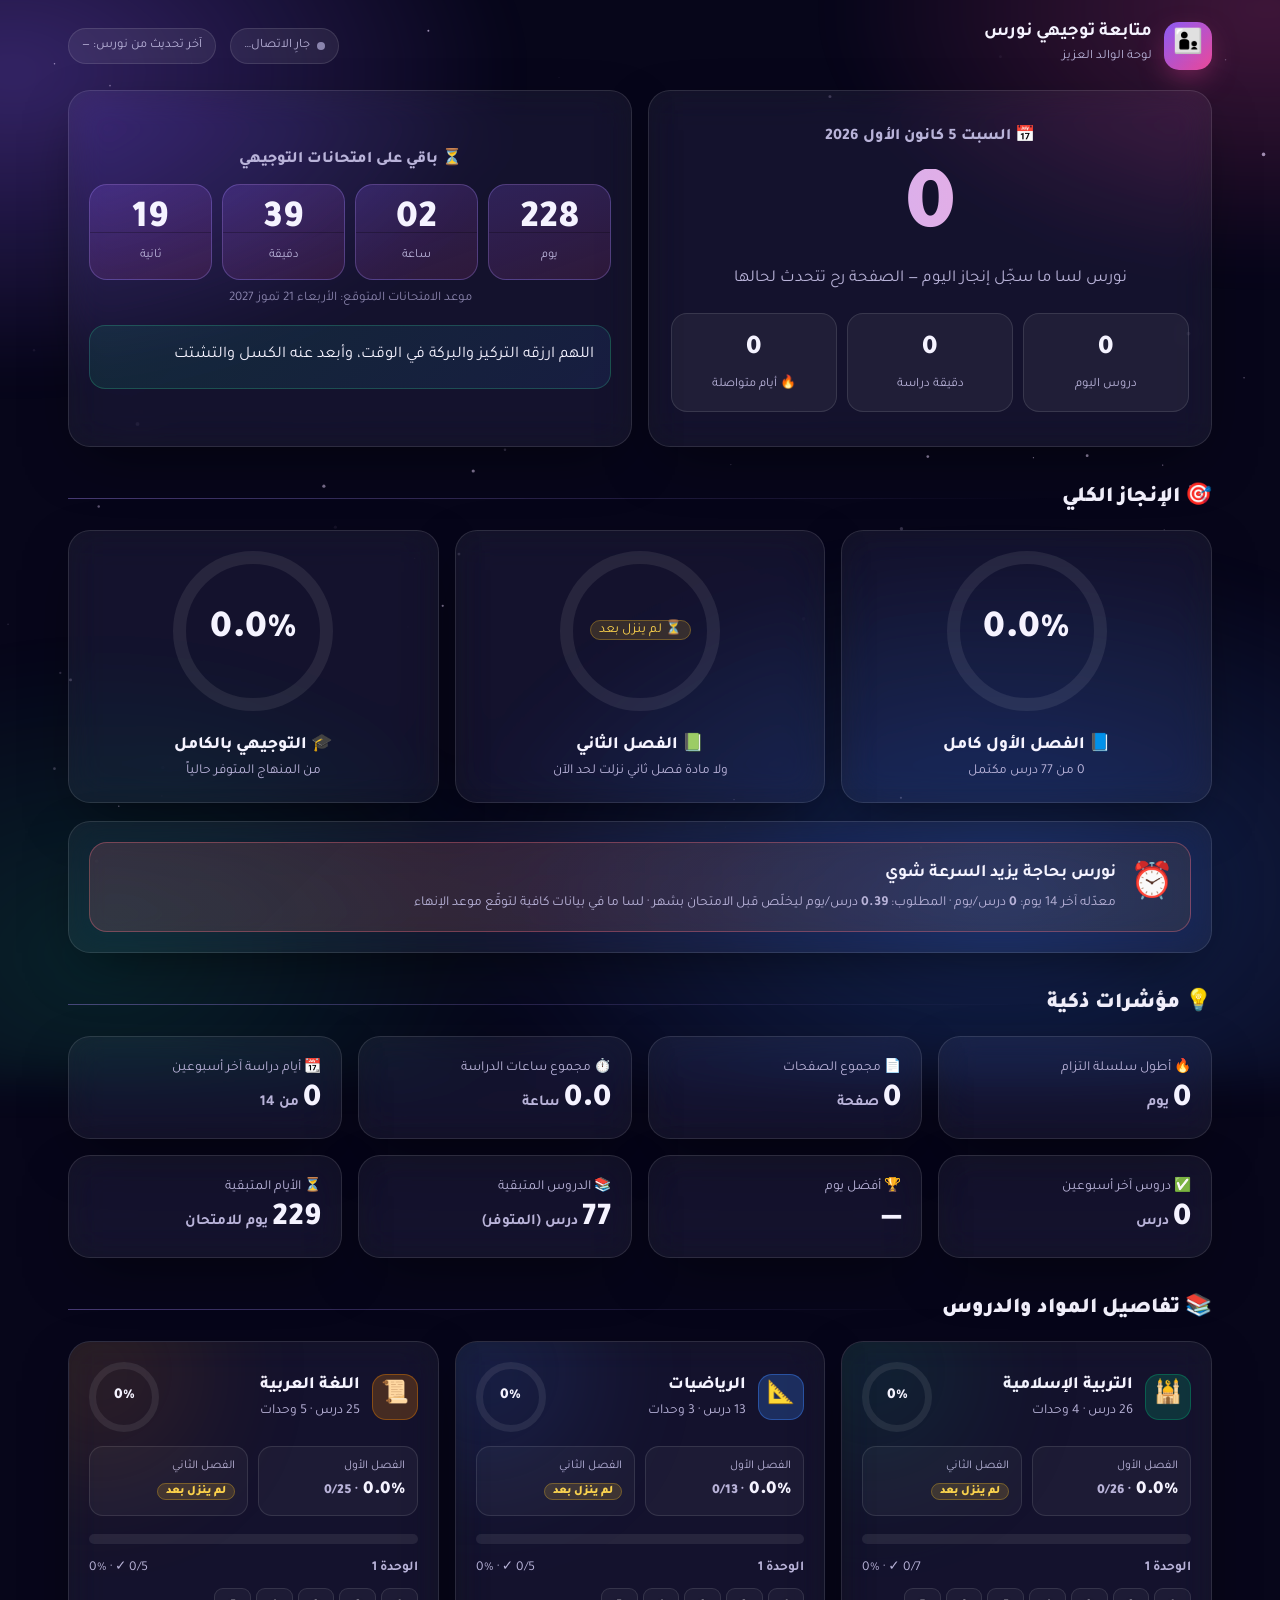
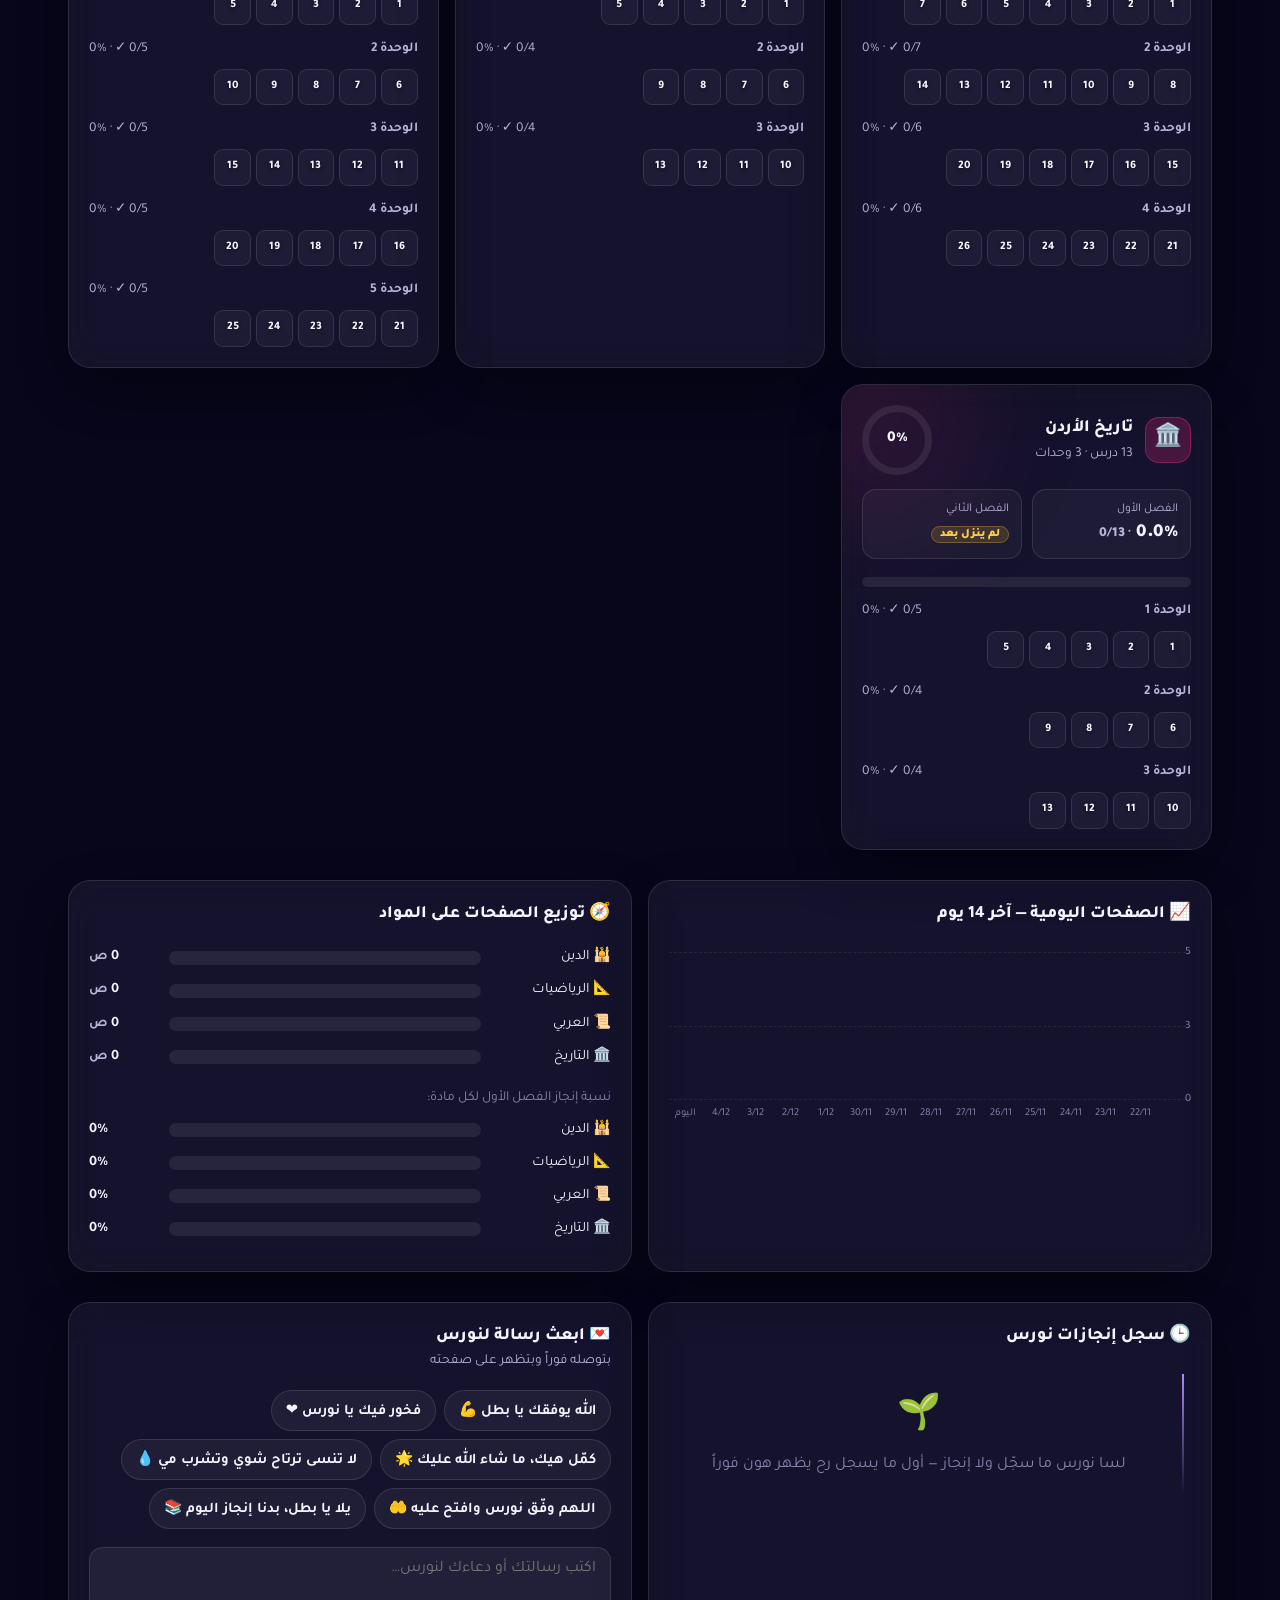
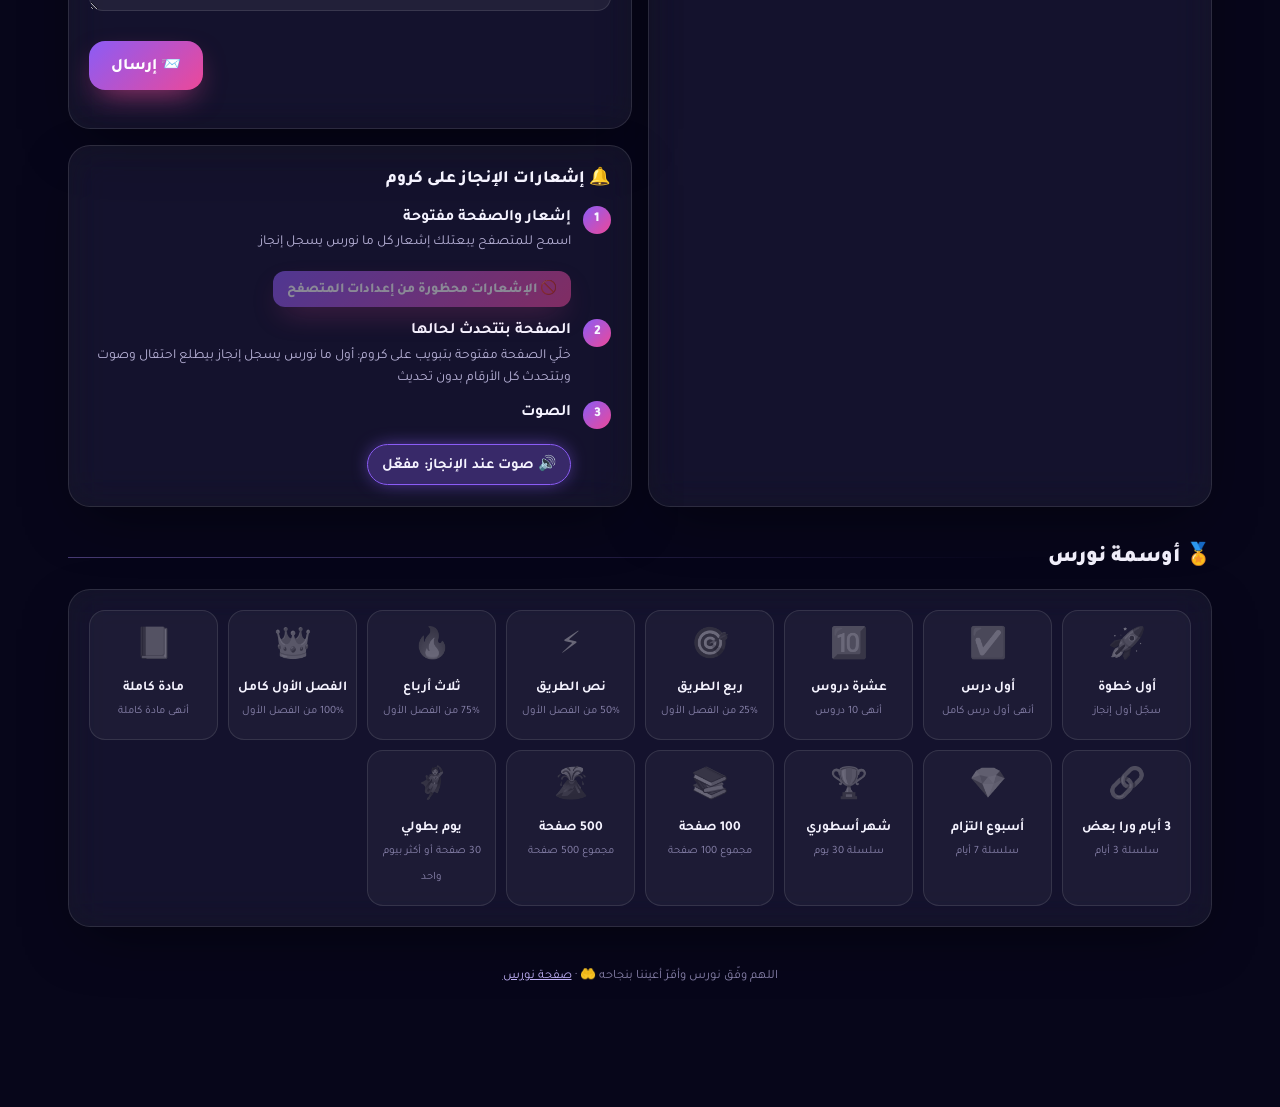
<file: claude-app/dad.html>
<!DOCTYPE html>
<html lang="ar" dir="rtl">
<head>
  <meta charset="UTF-8">
  <meta name="viewport" content="width=device-width, initial-scale=1.0, ">
  <meta name="theme-color" content="#07061a">
  <title>متابعة نورس — لوحة الوالد</title>
  <link rel="icon" href="data:image/svg+xml,<svg xmlns='http://www.w3.org/2000/svg' viewBox='0 0 100 100'><text y='.9em' font-size='90'>👨‍👦</text></svg>">
  <link rel="preconnect" href="https://fonts.googleapis.com">
  <link rel="preconnect" href="https://fonts.gstatic.com" crossorigin>
  <link href="https://fonts.googleapis.com/css2?family=Tajawal:wght@400;500;700;800;900&display=swap" rel="stylesheet">
  <link rel="stylesheet" href="style.css">
  <style>
    .live-hero { text-align: center; padding: 34px 22px; }
    .live-num { font-size: clamp(3.2rem, 11vw, 5.6rem); font-weight: 900; line-height: 1; }
    .live-sub { color: var(--muted); font-size: 1.05rem; margin-top: 8px; }
    .today-grid { display: grid; grid-template-columns: repeat(3, 1fr); gap: 10px; margin-top: 20px; }
    .today-grid > div { padding: 14px 8px; border-radius: 16px; background: rgba(255,255,255,.05); border: 1px solid var(--card-b); }
    .today-grid b { font-size: 1.7rem; font-weight: 900; display: block; }
    .today-grid span { font-size: .8rem; color: var(--muted); }
    .rings3 { display: grid; grid-template-columns: repeat(3, 1fr); gap: 16px; }
    @media (max-width: 760px) { .rings3 { grid-template-columns: 1fr; } }
    .rcard { text-align: center; }
    .rcard h3 { justify-content: center; margin-top: 10px; }
    .verdict { padding: 16px; border-radius: 18px; display: flex; gap: 14px; align-items: center; }
    .verdict .e { font-size: 2.2rem; }
    .verdict.good { background: linear-gradient(135deg, rgba(16,185,129,.18), rgba(59,130,246,.1)); border: 1px solid rgba(52,211,153,.35); }
    .verdict.bad { background: linear-gradient(135deg, rgba(251,113,133,.16), rgba(251,191,36,.08)); border: 1px solid rgba(251,113,133,.35); }
    .hbar-row { display: grid; grid-template-columns: 120px 1fr 70px; gap: 10px; align-items: center; margin: 10px 0; font-size: .9rem; }
    .new-tag { font-size: .68rem; background: linear-gradient(135deg,#ec4899,#8b5cf6); padding: 2px 8px; border-radius: 99px; margin-inline-start: 6px; animation: pulse 2s infinite; }
    .mini .lessons { grid-template-columns: repeat(auto-fill, minmax(34px, 1fr)); gap: 5px; }
    .mini .lesson { border-radius: 9px; font-size: .72rem; }
    .mini .lesson small { display: none; }
    .notif-step { display: flex; gap: 12px; align-items: flex-start; margin-top: 12px; }
    .notif-step .n { flex: none; width: 28px; height: 28px; border-radius: 50%; display: grid; place-items: center; font-weight: 900; background: linear-gradient(135deg,#8b5cf6,#ec4899); font-size: .85rem; }
    .welcome { position: fixed; inset: 0; z-index: 80; display: grid; place-items: center; background: radial-gradient(circle at 50% 40%, #241a5a, #07061a 70%); transition: opacity .9s, visibility .9s; text-align: center; padding: 20px; }
    .welcome.hide { opacity: 0; visibility: hidden; }
    .welcome .big { font-size: clamp(2rem, 7vw, 3.4rem); font-weight: 900; animation: wIn 1.2s var(--ease) both; }
    .welcome .sub { color: var(--muted); margin-top: 10px; animation: wIn 1.2s .3s var(--ease) both; }
    .welcome .e { font-size: 4rem; animation: wIn 1s var(--ease) both, float 4s ease-in-out infinite 1s; display: block; margin-bottom: 10px; }
    @keyframes wIn { from { opacity: 0; transform: translateY(30px) scale(.9); filter: blur(8px); } }
  </style>
</head>
<body>

<div class="welcome" id="welcome">
  <div>
    <span class="e">👨‍👦</span>
    <div class="big">أهلاً <span class="grad">أبو نورس</span> 🌹</div>
    <div class="sub">جارِ تحميل إنجازات نورس…</div>
  </div>
</div>

<div class="wrap">

  <header class="top reveal">
    <div class="brand">
      <div class="logo">👨‍👦</div>
      <div><b>متابعة توجيهي نورس</b><span>لوحة الوالد العزيز</span></div>
    </div>
    <div class="row">
      <span class="pill" id="sync"><i class="dot"></i><span>جارِ الاتصال…</span></span>
      <span class="pill" id="lastUpd">آخر تحديث: —</span>
    </div>
  </header>

  <!-- إنجاز اليوم المباشر -->
  <section class="grid g2">
    <div class="card live-hero reveal" id="todayCard">
      <div class="muted" style="font-weight:800">📅 <span id="todayDate"></span></div>
      <div class="live-num grad mt" id="todayPg">0</div>
      <div class="live-sub" id="todayTxt">صفحة أنجزها نورس اليوم</div>
      <div class="today-grid">
        <div><b id="todayLs">0</b><span>دروس اليوم</span></div>
        <div><b id="todayMn">0</b><span>دقيقة دراسة</span></div>
        <div><b id="streak">0</b><span>🔥 أيام متواصلة</span></div>
      </div>
    </div>
    <div class="card reveal d1" style="display:flex;flex-direction:column;justify-content:center">
      <div class="cd-title">⏳ باقي على امتحانات التوجيهي</div>
      <div class="cd" id="cd">
        <div><b data-cd="d">0</b><span>يوم</span></div>
        <div><b data-cd="h">00</b><span>ساعة</span></div>
        <div><b data-cd="m">00</b><span>دقيقة</span></div>
        <div><b data-cd="s">00</b><span>ثانية</span></div>
      </div>
      <div class="cd-date" id="examDate"></div>
      <div class="dua" id="dua"></div>
    </div>
  </section>

  <!-- الحلقات -->
  <h2 class="sec-title reveal">🎯 الإنجاز الكلي</h2>
  <div class="rings3">
    <div class="card rcard reveal" id="r1"></div>
    <div class="card rcard reveal d1" id="r2"></div>
    <div class="card rcard reveal d2" id="r3"></div>
  </div>

  <!-- التقييم -->
  <div class="card mt reveal"><div id="verdict"></div></div>

  <!-- مؤشرات -->
  <h2 class="sec-title reveal">💡 مؤشرات ذكية</h2>
  <div class="grid g4" id="insights"></div>

  <!-- المواد -->
  <h2 class="sec-title reveal">📚 تفاصيل المواد والدروس</h2>
  <div class="grid g2" id="subjects"></div>

  <!-- المخططات -->
  <div class="grid g2 mt2">
    <div class="card reveal"><h3>📈 الصفحات اليومية — آخر 14 يوم</h3><div id="chart" class="mt"></div></div>
    <div class="card reveal d1"><h3>🧭 توزيع الصفحات على المواد</h3><div id="dist" class="mt"></div></div>
  </div>

  <!-- السجل والرسائل -->
  <div class="grid g2 mt2">
    <div class="card reveal">
      <h3>🕒 سجل إنجازات نورس</h3>
      <div class="timeline mt" id="log" style="max-height:520px;overflow:auto"></div>
    </div>
    <div class="grid" style="gap:16px">
      <div class="card reveal d1">
        <h3>💌 ابعث رسالة لنورس</h3>
        <div class="small muted">بتوصله فوراً وبتظهر على صفحته</div>
        <div class="chips mt" id="quick"></div>
        <textarea id="msgText" rows="2" class="mt" maxlength="300" placeholder="اكتب رسالتك أو دعاءك لنورس…"></textarea>
        <div class="row mt" style="justify-content:flex-end"><button class="btn" id="sendMsg">📨 إرسال</button></div>
        <div id="sent" class="mt" style="max-height:220px;overflow:auto"></div>
      </div>
      <div class="card reveal d2">
        <h3>🔔 إشعارات الإنجاز على كروم</h3>
        <div class="notif-step"><span class="n">1</span><div class="grow"><b>إشعار والصفحة مفتوحة</b><div class="small muted">اسمح للمتصفح يبعتلك إشعار كل ما نورس يسجل إنجاز</div>
          <button class="btn sm mt" id="enableNotif">🔔 تفعيل إشعارات المتصفح</button></div></div>
        <div class="notif-step"><span class="n">2</span><div class="grow"><b>الصفحة بتتحدث لحالها</b><div class="small muted">خلّي الصفحة مفتوحة بتبويب على كروم: أول ما نورس يسجل إنجاز بيطلع احتفال وصوت وبتتحدث كل الأرقام بدون تحديث</div></div></div>
        <div class="notif-step"><span class="n">3</span><div class="grow"><b>الصوت</b><div class="chips mt"><button class="chip" id="soundBtn"></button></div></div></div>
      </div>
    </div>
  </div>

  <h2 class="sec-title reveal">🏅 أوسمة نورس</h2>
  <div class="card reveal"><div class="badges" id="badges"></div></div>

  <div class="foot">اللهم وفّق نورس وأقرّ أعيننا بنجاحه 🤲 · <a href="#nawras" data-switch="nawras">صفحة نورس</a></div>
</div>

<script src="config.js"></script>
<script src="core.js"></script>
<script>
(() => {
  const T = TJ, $ = (s, r = document) => r.querySelector(s), $$ = (s, r = document) => [...r.querySelectorAll(s)];
  const SEEN = "tj_dad_seen_v2";
  let st = T.loadLocal(), firstRender = true, prevSeen = +T.ls.get(SEEN) || 0, booted = false;
  const soundOn = () => T.ls.get("tj_dad_sound") !== "0";

  T.starfield();
  T.countdown($("#cd"));
  T.rotator($("#dua"), T.DUAS, 9000);
  $("#examDate").textContent = "موعد الامتحانات المتوقع: " + T.fmtDate(T.EXAM);
  setTimeout(() => $("#welcome").classList.add("hide"), 1700);
  document.addEventListener("click", (e) => {
    const b = e.target.closest(".btn"); if (!b) return;
    const r = b.getBoundingClientRect(), s = document.createElement("span"), d = Math.max(r.width, r.height);
    s.className = "rip"; s.style.cssText = `width:${d}px;height:${d}px;left:${e.clientX - r.left - d / 2}px;top:${e.clientY - r.top - d / 2}px`;
    b.appendChild(s); setTimeout(() => s.remove(), 650);
  });

  const fmtL = (x) => (Math.round(x * 100) / 100).toString();

  function render() {
    const S = T.stats(st), name = T.CFG.studentName;
    $("#todayDate").textContent = T.fmtDate(new Date());
    T.countUp($("#todayPg"), S.today.pg || 0, { dur: 1600 });
    $("#todayTxt").textContent = (S.today.pg || S.today.dq || S.today.mn) ? `صفحة أنجزها ${name} اليوم 👏` : `${name} لسا ما سجّل إنجاز اليوم — الصفحة رح تتحدث لحالها`;
    T.countUp($("#todayLs"), (S.today.dq || 0) / 4, { dec: (S.today.dq || 0) % 4 ? 2 : 0 });
    T.countUp($("#todayMn"), S.today.mn || 0);
    T.countUp($("#streak"), S.streak);
    $("#lastUpd").textContent = "آخر تحديث من نورس: " + T.relTime(st.ts);

    const rc = (pct, title, sub, c1, c2, id, extra = "") => `<div class="ring-box big-ring">${T.ring(pct, { size: 160, stroke: 13, color: c1, color2: c2, id })}
      <div class="ring-label"><div>${extra || `<b>${pct.toFixed(1)}%</b>`}</div></div></div><h3>${title}</h3><div class="small muted">${sub}</div>`;
    $("#r1").innerHTML = rc(S.s1.pct, "📘 الفصل الأول كامل", `${S.s1.done} من ${S.s1.n} درس مكتمل`, "#8b5cf6", "#ec4899", "d1");
    $("#r2").innerHTML = S.s2.released ? rc(S.s2.pct, "📗 الفصل الثاني كامل", `${S.s2.done} من ${S.s2.n} درس`, "#059669", "#3b82f6", "d2")
      : rc(0, "📗 الفصل الثاني", "ولا مادة فصل ثاني نزلت لحد الآن", "#059669", "#3b82f6", "d2", `<span class="badge-soon" style="font-size:.85rem">⏳ لم ينزل بعد</span>`);
    $("#r3").innerHTML = rc(S.all.pct, "🎓 التوجيهي بالكامل", S.s2.released ? `${S.all.done} من ${S.all.n} درس` : "من المنهاج المتوفر حالياً", "#d97706", "#db2777", "d3");

    // التقييم
    const good = S.avgPerDay >= S.required && S.avgPerDay > 0;
    const projTxt = S.projDate ? `بهالسرعة رح يخلّص المنهاج المتوفر تقريباً بـ <b>${T.fmtDate(S.projDate)}</b>` : "لسا ما في بيانات كافية لتوقّع موعد الإنهاء";
    $("#verdict").innerHTML = `<div class="verdict ${good ? "good" : "bad"}"><span class="e">${good ? "🚀" : "⏰"}</span><div>
      <b style="font-size:1.1rem">${good ? `${name} ماشي على الطريق الصح! ما شاء الله` : `${name} بحاجة يزيد السرعة شوي`}</b>
      <div class="small muted" style="margin-top:4px">معدّله آخر 14 يوم: <b>${fmtL(S.avgPerDay)}</b> درس/يوم · المطلوب: <b>${fmtL(S.required)}</b> درس/يوم ليخلّص قبل الامتحان بشهر · ${projTxt}</div></div></div>`;

    // المؤشرات
    const ins = [
      ["🔥", "أطول سلسلة التزام", `${S.bestStreak}`, "يوم"],
      ["📄", "مجموع الصفحات", `${S.totalPages}`, "صفحة"],
      ["⏱️", "مجموع ساعات الدراسة", `${(S.totalMin / 60).toFixed(1)}`, "ساعة"],
      ["📆", "أيام دراسة آخر أسبوعين", `${S.activeDays14}`, "من 14"],
      ["✅", "دروس آخر أسبوعين", fmtL(S.lessons14), "درس"],
      ["🏆", "أفضل يوم", S.bestDay && S.bestDay.pg ? `${S.bestDay.pg}` : "—", S.bestDay && S.bestDay.pg ? "صفحة · " + T.fmtShort(S.bestDay.key + "T12:00") : ""],
      ["📚", "الدروس المتبقية", fmtL(S.remaining), "درس (المتوفر)"],
      ["⏳", "الأيام المتبقية", `${S.daysLeft}`, "يوم للامتحان"],
    ];
    $("#insights").innerHTML = ins.map(([e, k, v, u], i) => `<div class="card hover stat ${firstRender ? `reveal d${(i % 4) + 1}` : ""}"><span class="k">${e} ${k}</span><span class="v">${v}<small> ${u}</small></span></div>`).join("");

    // المواد
    $("#subjects").innerHTML = T.SUBJECTS.map((s, i) => {
      const a = T.semInfo(st, s.id, "s1"), b = T.semInfo(st, s.id, "s2"), t = T.subjectTotal(st, s.id);
      let idx = 0;
      const units = st.cur[s.id].s1.map((n, u) => {
        const seg = st.p[s.id].s1.slice(idx, idx + n), done = [...seg].filter((c) => c === "4").length;
        const q = [...seg].reduce((x, c) => x + +c, 0);
        const h = `<div class="unit"><div class="unit-h"><b>الوحدة ${u + 1}</b><span>${done}/${n} ✓ · ${Math.round((q / (4 * n)) * 100)}%</span></div><div class="lessons">` +
          [...seg].map((c, k) => `<div class="lesson ro ${c === "4" ? "done" : ""}" style="--c:${s.color};--p:${+c * 25}%" title="الدرس ${idx + k + 1}: ${+c * 25}%"><div class="fill"></div><span>${idx + k + 1}</span></div>`).join("") + `</div></div>`;
        idx += n; return h;
      }).join("");
      return `<div class="card subj mini ${firstRender ? `reveal d${(i % 2) + 1}` : ""}" style="--c:${s.color};cursor:default">
        <div class="glow"></div>
        <div class="head"><div class="ico">${s.icon}</div><div class="grow"><h3>${s.name}</h3><div class="small muted">${a.n} درس · ${st.cur[s.id].s1.length} وحدات</div></div>
          <div class="ring-box">${T.ring(a.pct, { size: 70, stroke: 7, color: s.color, id: "dr" + s.id })}<div class="ring-label"><b style="font-size:.95rem">${Math.round(a.pct)}%</b></div></div></div>
        <div class="sems">
          <div class="sem"><div class="t">الفصل الأول</div><div class="n">${a.pct.toFixed(1)}% <span class="small muted">· ${a.done}/${a.n}</span></div></div>
          <div class="sem"><div class="t">الفصل الثاني</div><div class="n">${b.released ? `${b.pct.toFixed(1)}% <span class="small muted">· ${b.done}/${b.n}</span>` : '<span class="badge-soon">لم ينزل بعد</span>'}</div></div>
        </div>
        <div class="bar mt" style="--c:${s.color}"><i style="width:${t.pct}%"></i></div>
        ${units}
      </div>`;
    }).join("");
    setTimeout(() => $$(".bar > i[style*='width']").forEach((el) => { const w = el.style.width; el.style.width = "0"; requestAnimationFrame(() => requestAnimationFrame(() => (el.style.width = w))); }), 30);

    // المخطط
    T.barChart($("#chart"), S.l14.map((d, i) => ({ ...d, v: d.pg, today: i === 13 })), {
      color: "#8b5cf6",
      label: (d) => (d.today ? "اليوم" : d.date.getDate() + "/" + (d.date.getMonth() + 1)),
      tip: (d) => `<b>${T.fmtShort(d.date)}</b> · ${d.pg} صفحة${d.mn ? ` · ${d.mn} د` : ""}${d.dq ? ` · ${fmtL(d.dq / 4)} درس` : ""}`,
    });
    const maxP = Math.max(1, ...Object.values(S.perSubjPages));
    $("#dist").innerHTML = T.SUBJECTS.map((s) => `<div class="hbar-row"><span>${s.icon} ${s.short}</span>
      <div class="bar" style="--c:${s.color};height:14px"><i style="width:${(S.perSubjPages[s.id] / maxP) * 100}%"></i></div>
      <b style="text-align:left">${S.perSubjPages[s.id]} <span class="small muted">ص</span></b></div>`).join("") +
      `<div class="small dim mt">نسبة إنجاز الفصل الأول لكل مادة:</div>` +
      T.SUBJECTS.map((s) => { const a = T.semInfo(st, s.id, "s1"); return `<div class="hbar-row"><span>${s.icon} ${s.short}</span>
      <div class="bar" style="--c:${s.color};height:14px"><i style="width:${a.pct}%"></i></div><b style="text-align:left">${Math.round(a.pct)}%</b></div>`; }).join("");

    // السجل
    const log = st.log.slice().reverse().slice(0, 40);
    $("#log").innerHTML = log.length ? log.map((e, i) => {
      const s = T.SUBJ[e.s] || {}, ls = (e.ls || []).map((x) => x + 1), isNew = e.t > prevSeen;
      return `<div class="tl" style="--c:${s.color};animation-delay:${Math.min(i, 10) * 50}ms"><div class="when">${T.fmtShort(e.t)} · ${T.fmtTime(e.t)} · ${T.relTime(e.t)}${isNew ? '<span class="new-tag">جديد</span>' : ""}</div>
        <b>${s.icon || ""} ${s.name || ""}</b>${e.pg ? ` — <b>${e.pg}</b> صفحة` : ""}${e.mn ? ` · ${e.mn} دقيقة` : ""}${!e.pg && e.dq > 0 ? ` — تقدّم ${e.dq * 25}% بالدروس` : ""}
        ${ls.length ? `<div class="small" style="color:#6ee7b7">✓ خلّص الدرس ${ls.join("، ")}</div>` : ""}
        ${e.note ? `<div class="small muted">📝 ${T.esc(e.note)}</div>` : ""}</div>`;
    }).join("") : `<div class="empty"><span class="e">🌱</span>لسا نورس ما سجّل ولا إنجاز — أول ما يسجل رح يظهر هون فوراً</div>`;

    $("#badges").innerHTML = T.badges(st).map((b) => `<div class="bdg ${b.ok ? "ok" : ""}" title="${b.desc}"><span class="e">${b.icon}</span><b>${b.title}</b><small>${b.desc}</small></div>`).join("");

    T.animateRings(); T.reveal();
    firstRender = false;
  }

  /* ---------- إنجاز جديد وصل ---------- */
  function checkNew(src) {
    const last = st.log[st.log.length - 1];
    if (!last) return;
    if (last.t > prevSeen && booted && src === "remote") {
      const s = T.SUBJ[last.s] || {};
      const txt = `${T.CFG.studentName} ${last.pg ? `أنجز ${last.pg} صفحة ${s.name}` : `تقدّم في ${s.name}`}${(last.ls || []).length ? ` وخلّص ${(last.ls || []).length} درس ✅` : ""}`;
      T.toast("🎉 إنجاز جديد: " + txt);
      T.confetti(); if (soundOn()) T.chime();
      $("#todayCard").animate([{ transform: "scale(1)" }, { transform: "scale(1.03)", boxShadow: "0 0 60px -10px #ec4899" }, { transform: "scale(1)" }], { duration: 1200, easing: "ease-out" });
      if ("Notification" in window && Notification.permission === "granted") {
        try { new Notification("إنجاز جديد من نورس 🎉", { body: txt, icon: "data:image/svg+xml,<svg xmlns='http://www.w3.org/2000/svg' viewBox='0 0 100 100'><text y='.9em' font-size='90'>🎓</text></svg>", tag: "tj-" + last.t }); } catch {}
      }
    }
    setTimeout(() => { prevSeen = Math.max(prevSeen, last.t); T.ls.set(SEEN, prevSeen); }, 8000);
  }

  function setStatus(ok, mode) {
    const label = mode === "db" ? "قاعدة البيانات" : "غير متاحة — سجّل دخول على Claude";
    $("#sync").innerHTML = `<i class="dot ${ok ? "on" : "off"}"></i><span>${ok ? "متصل مباشر" : "غير متصل"} · ${label}</span>`;
  }

  /* ---------- الرسائل ---------- */
  const sent = [];
  function addSent(m) {
    if (sent.some((x) => x.id === m.id)) return;
    sent.push(m); sent.sort((a, b) => b.t - a.t);
    $("#sent").innerHTML = `<div class="small dim">رسائلك السابقة:</div>` + sent.slice(0, 20).map((x) => `<div class="msg"><div>${T.esc(x.text)}</div><div class="when">${T.relTime(x.t)}</div></div>`).join("");
  }
  const QUICK = ["الله يوفقك يا بطل 💪", "فخور فيك يا نورس ❤️", "كمّل هيك، ما شاء الله عليك 🌟", "لا تنسى ترتاح شوي وتشرب مي 💧", "اللهم وفّق نورس وافتح عليه 🤲", "يلا يا بطل، بدنا إنجاز اليوم 📚"];
  $("#quick").innerHTML = QUICK.map((q) => `<button class="chip" data-q="${q}">${q}</button>`).join("");
  $$("#quick .chip").forEach((c) => c.addEventListener("click", () => { $("#msgText").value = c.dataset.q; $("#msgText").focus(); }));
  $("#sendMsg").addEventListener("click", async () => {
    const t = $("#msgText").value.trim(); if (!t) { T.toast("اكتب رسالة أولاً 🙂", "warn"); return; }
    $("#sendMsg").disabled = true;
    const ok = await T.Store.sendToNawras(t);
    $("#sendMsg").disabled = false;
    if (ok) { $("#msgText").value = ""; T.toast("💌 وصلت رسالتك لنورس"); }
    else T.toast("⚠️ ما انبعثت الرسالة: لازم نورس يشارك الصفحة معك بصلاحية Editor عن طريق إيميلك", "warn");
  });

  /* ---------- الإشعارات ---------- */
  function drawNotif() {
    const p = "Notification" in window ? Notification.permission : "unsupported";
    const b = $("#enableNotif");
    b.textContent = p === "granted" ? "✅ الإشعارات مفعّلة" : p === "denied" ? "🚫 الإشعارات محظورة من إعدادات المتصفح" : p === "unsupported" ? "المتصفح لا يدعم الإشعارات" : "🔔 تفعيل إشعارات المتصفح";
    b.disabled = p !== "default";
    $("#soundBtn").textContent = soundOn() ? "🔊 صوت عند الإنجاز: مفعّل" : "🔇 الصوت مطفي";
    $("#soundBtn").classList.toggle("on", soundOn());
  }
  $("#enableNotif").addEventListener("click", async () => {
    try { const r = await Notification.requestPermission(); if (r === "granted") new Notification("تم التفعيل ✅", { body: "رح يوصلك إشعار كل ما نورس يسجل إنجاز" }); else T.toast("المتصفح ما سمح بالإشعارات هون — بس الصفحة بتتحدث لحالها مع صوت واحتفال 🎉", "warn"); }
    catch { T.toast("المتصفح ما سمح بالإشعارات هون — بس الصفحة بتتحدث لحالها مع صوت واحتفال 🎉", "warn"); }
    drawNotif();
  });
  $("#soundBtn").addEventListener("click", () => { T.ls.set("tj_dad_sound", soundOn() ? "0" : "1"); drawNotif(); if (soundOn()) T.chime(); });
  drawNotif();

  T.Store.init({
    role: "dad",
    onState: (s, src) => { st = s; render(); checkNew(src); },
    onMsg: (m) => addSent(m),
    onStatus: setStatus,
  });
  render();
  setTimeout(() => { booted = true; }, 2500);
  setInterval(() => { $("#lastUpd").textContent = "آخر تحديث من نورس: " + T.relTime(st.ts); }, 30000);
})();
</script>
</body>
</html>
</file>
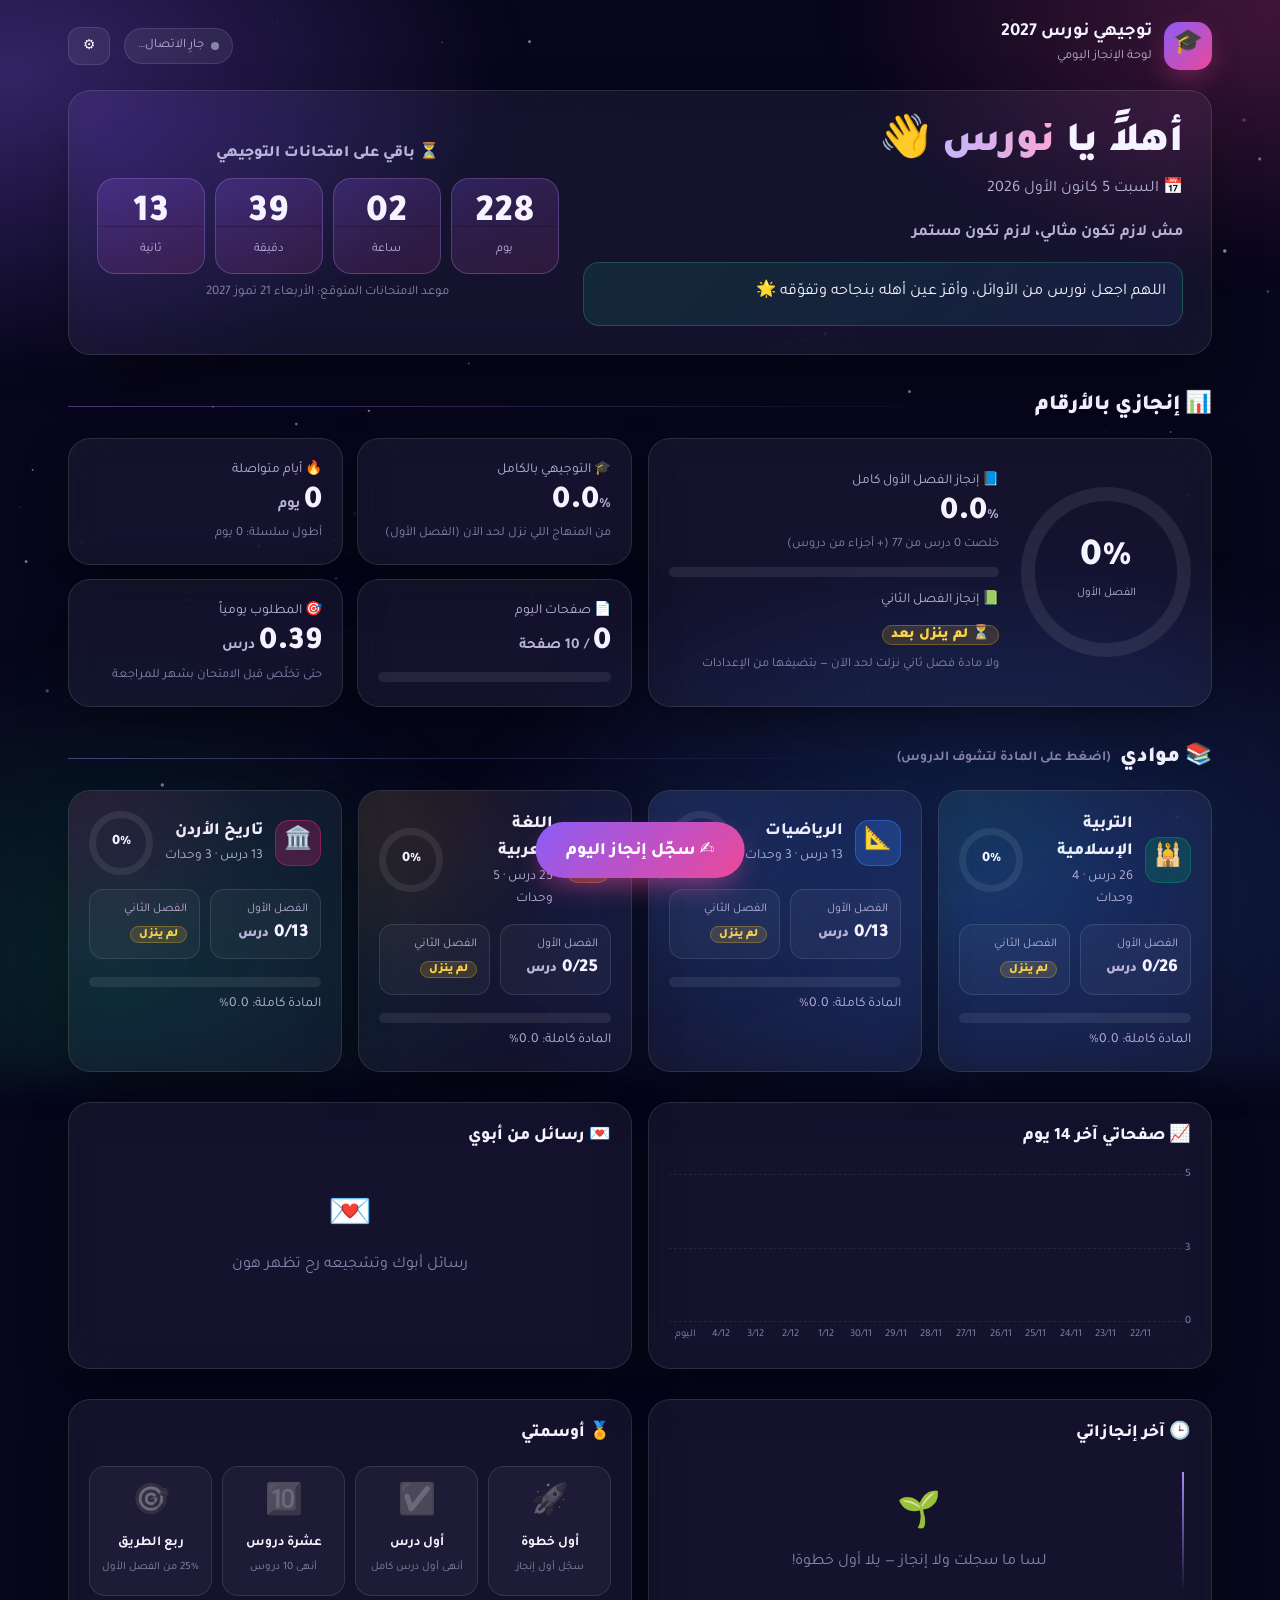
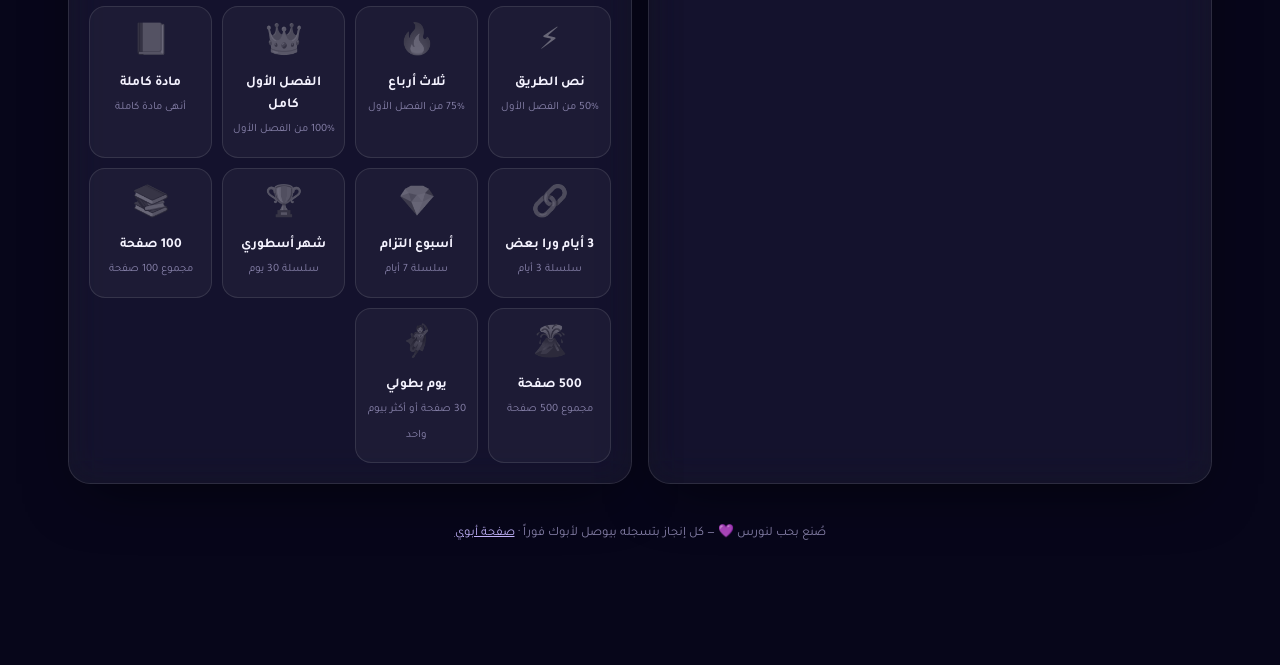
<file: claude-app/nawras.html>
<!DOCTYPE html>
<html lang="ar" dir="rtl">
<head>
  <meta charset="UTF-8">
  <meta name="viewport" content="width=device-width, initial-scale=1.0, ">
  <meta name="theme-color" content="#07061a">
  <title>توجيهي نورس 2027 — لوحة الإنجاز</title>
  <link rel="icon" href="data:image/svg+xml,<svg xmlns='http://www.w3.org/2000/svg' viewBox='0 0 100 100'><text y='.9em' font-size='90'>🎓</text></svg>">
  <link rel="preconnect" href="https://fonts.googleapis.com">
  <link rel="preconnect" href="https://fonts.gstatic.com" crossorigin>
  <link href="https://fonts.googleapis.com/css2?family=Tajawal:wght@400;500;700;800;900&display=swap" rel="stylesheet">
  <link rel="stylesheet" href="style.css">
</head>
<body>
<div class="wrap">

  <!-- الشريط العلوي -->
  <header class="top reveal">
    <div class="brand">
      <div class="logo">🎓</div>
      <div><b>توجيهي نورس 2027</b><span>لوحة الإنجاز اليومي</span></div>
    </div>
    <div class="row">
      <span class="pill" id="sync"><i class="dot"></i><span>جارِ الاتصال…</span></span>
      <button class="btn ghost sm" id="openSettings" aria-label="الإعدادات">⚙️</button>
    </div>
  </header>

  <!-- البطل + العد التنازلي -->
  <section class="card hero reveal d1">
    <div>
      <div class="hello">أهلاً يا <span class="grad">نورس</span> 👋</div>
      <div class="today-date" id="todayDate"></div>
      <div class="quote mt muted" id="quote" style="font-weight:700"></div>
      <div class="dua" id="dua"></div>
    </div>
    <div>
      <div class="cd-title">⏳ باقي على امتحانات التوجيهي</div>
      <div class="cd" id="cd">
        <div><b data-cd="d">0</b><span>يوم</span></div>
        <div><b data-cd="h">00</b><span>ساعة</span></div>
        <div><b data-cd="m">00</b><span>دقيقة</span></div>
        <div><b data-cd="s">00</b><span>ثانية</span></div>
      </div>
      <div class="cd-date" id="examDate"></div>
    </div>
  </section>

  <!-- نظرة عامة -->
  <h2 class="sec-title reveal">📊 إنجازي بالأرقام</h2>
  <div class="grid g2">
    <div class="card reveal ovw">
      <div class="ring-box big-ring" id="bigRing"></div>
      <div class="grid" style="gap:12px">
        <div class="stat"><span class="k">📘 إنجاز الفصل الأول كامل</span><span class="v"><span id="s1pct">0</span><small>%</small></span><span class="s" id="s1sub"></span></div>
        <div class="bar"><i id="s1bar"></i></div>
        <div class="stat"><span class="k">📗 إنجاز الفصل الثاني</span><span class="v" id="s2v"></span><span class="s" id="s2sub"></span></div>
      </div>
    </div>
    <div class="grid" style="gap:14px;grid-template-columns:repeat(2,minmax(0,1fr))">
      <div class="card reveal d1 stat"><span class="k">🎓 التوجيهي بالكامل</span><span class="v"><span id="allpct">0</span><small>%</small></span><span class="s" id="allsub"></span></div>
      <div class="card reveal d2 stat"><span class="k">🔥 أيام متواصلة</span><span class="v"><span id="streak">0</span><small> يوم</small></span><span class="s" id="beststreak"></span></div>
      <div class="card reveal d3 stat"><span class="k">📄 صفحات اليوم</span><span class="v"><span id="todayPg">0</span><small id="goalTxt"></small></span><div class="bar mt" style="margin-top:6px"><i id="goalBar" style="--c:#fbbf24"></i></div></div>
      <div class="card reveal d4 stat"><span class="k">🎯 المطلوب يومياً</span><span class="v"><span id="req">0</span><small> درس</small></span><span class="s">حتى تخلّص قبل الامتحان بشهر للمراجعة</span></div>
    </div>
  </div>

  <!-- المواد -->
  <h2 class="sec-title reveal">📚 موادي <span class="small dim" style="font-weight:600">(اضغط على المادة لتشوف الدروس)</span></h2>
  <div class="grid g4" id="subjects"></div>

  <!-- آخر 14 يوم + رسائل الأب -->
  <div class="grid g2 mt2">
    <div class="card reveal">
      <h3>📈 صفحاتي آخر 14 يوم</h3>
      <div id="chart" class="mt"></div>
    </div>
    <div class="card reveal d1">
      <h3>💌 رسائل من أبوي</h3>
      <div id="msgs" class="mt" style="max-height:300px;overflow:auto"></div>
    </div>
  </div>

  <!-- السجل + الأوسمة -->
  <div class="grid g2 mt2">
    <div class="card reveal">
      <h3>🕒 آخر إنجازاتي</h3>
      <div class="timeline mt" id="log" style="max-height:420px;overflow:auto"></div>
    </div>
    <div class="card reveal d1">
      <h3>🏅 أوسمتي</h3>
      <div class="badges mt" id="badges"></div>
    </div>
  </div>

  <div class="foot">صُنع بحب لنورس 💜 — كل إنجاز بتسجله بيوصل لأبوك فوراً · <a href="#dad" data-switch="dad">صفحة أبوي</a></div>
</div>

<button class="btn fab" id="openLog">✍️ سجّل إنجاز اليوم</button>

<!-- نافذة تسجيل الإنجاز -->
<div class="modal" id="logModal">
  <div class="shade" data-close></div>
  <div class="box">
    <button class="x" data-close>✕</button>
    <h2>✍️ سجّل إنجازك</h2>
    <div class="muted small">اختار المادة، حط عدد الصفحات، واضغط على الدروس اللي اشتغلت عليها</div>

    <label class="lbl">المادة</label>
    <div class="chips" id="lSubj"></div>

    <label class="lbl">الفصل</label>
    <div class="chips" id="lSem"></div>

    <div class="grid g2" style="gap:12px">
      <div>
        <label class="lbl">📄 عدد الصفحات اللي خلصتها</label>
        <div class="stepper"><button type="button" data-step="pg:-1">−</button><input id="lPg" type="number" min="0" value="0" inputmode="numeric"><button type="button" data-step="pg:1">+</button></div>
      </div>
      <div>
        <label class="lbl">⏱️ وقت الدراسة (دقيقة)</label>
        <div class="stepper"><button type="button" data-step="mn:-15">−</button><input id="lMn" type="number" min="0" value="0" step="15" inputmode="numeric"><button type="button" data-step="mn:15">+</button></div>
      </div>
    </div>

    <label class="lbl">📖 الدروس — كل ضغطة بتزيد ربع (25% ← 50% ← 75% ← ✓ خلص)</label>
    <div class="legend"><span><i style="background:rgba(255,255,255,.05)"></i>ما بلّشت</span><span><i style="background:linear-gradient(0deg,#8b5cf6 50%,transparent 50%)"></i>بنص الدرس</span><span><i style="background:#8b5cf6"></i>خلص ✓</span></div>
    <div id="lLessons"></div>

    <label class="lbl">📝 ملاحظة لأبوك (اختياري)</label>
    <textarea id="lNote" rows="2" maxlength="140" placeholder="مثلاً: حليت أسئلة الوحدة كاملة 💪"></textarea>

    <div class="row mt" style="justify-content:space-between">
      <span class="small muted" id="lSummary"></span>
      <button class="btn green" id="lSubmit">🚀 أرسل الإنجاز</button>
    </div>
  </div>
</div>

<!-- نافذة المادة -->
<div class="modal" id="subjModal">
  <div class="shade" data-close></div>
  <div class="box">
    <button class="x" data-close>✕</button>
    <div id="smBody"></div>
  </div>
</div>

<!-- نافذة الإعدادات -->
<div class="modal" id="setModal">
  <div class="shade" data-close></div>
  <div class="box">
    <button class="x" data-close>✕</button>
    <h2>⚙️ الإعدادات</h2>
    <div class="muted small">لما ينزل الفصل الثاني، اكتب عدد دروس كل وحدة مفصولة بفاصلة (مثلاً: 5,4,4)</div>
    <div id="setSubj"></div>
    <label class="lbl">🎯 هدفي اليومي (صفحات)</label>
    <input id="setGoal" type="number" min="1">
    <label class="lbl">🔊 الأصوات</label>
    <div class="chips"><button class="chip" id="setSound"></button></div>
    <div class="hr"></div>
    <h3>🔗 الروابط</h3>
    <div class="small muted mt">رابط صفحة أبوك (ابعثله إياه مرة وحدة، ولازم تشارك الصفحة معه من زر Share):</div>
    <div class="row mt"><input id="dadLink" readonly style="direction:ltr;text-align:left"><button class="btn sm" id="copyDad">نسخ</button></div>
    <div class="hr"></div>
    <h3>💾 نسخة احتياطية</h3>
    <div class="row mt">
      <button class="btn ghost sm" id="exportBtn">📋 نسخ نسخة احتياطية</button>
      <label class="btn ghost sm" style="cursor:pointer">⬆️ استرجاع من ملف<input type="file" id="importFile" accept="application/json,.json,.txt" hidden></label>
    </div>
    <div class="small dim mt" id="syncInfo"></div>
    <div class="row mt" style="justify-content:flex-end"><button class="btn" id="setSave">💾 حفظ</button></div>
  </div>
</div>

<script src="config.js"></script>
<script src="core.js"></script>
<script>
(() => {
  const T = TJ, $ = (s, r = document) => r.querySelector(s), $$ = (s, r = document) => [...r.querySelectorAll(s)];
  let st = T.loadLocal();
  let firstRender = true;
  const soundOn = () => T.ls.get("tj_sound") !== "0";

  /* ---------- أساسيات ---------- */
  T.starfield();
  $("#todayDate").textContent = "📅 " + T.fmtDate(new Date());
  $("#examDate").textContent = "موعد الامتحانات المتوقع: " + T.fmtDate(T.EXAM);
  T.countdown($("#cd"));
  T.rotator($("#dua"), T.DUAS, 9000);
  T.rotator($("#quote"), T.QUOTES, 7000);
  document.addEventListener("click", (e) => {
    const b = e.target.closest(".btn"); if (!b) return;
    const r = b.getBoundingClientRect(), s = document.createElement("span"), d = Math.max(r.width, r.height);
    s.className = "rip"; s.style.cssText = `width:${d}px;height:${d}px;left:${e.clientX - r.left - d / 2}px;top:${e.clientY - r.top - d / 2}px`;
    b.appendChild(s); setTimeout(() => s.remove(), 650);
  });

  /* ---------- النوافذ ---------- */
  const openM = (id) => { $(id).classList.add("open"); document.body.style.overflow = "hidden"; };
  const closeM = (id) => { $(id).classList.remove("open"); document.body.style.overflow = ""; $(id).dispatchEvent(new Event("closed")); };
  $$(".modal").forEach((m) => m.addEventListener("click", (e) => { if (e.target.closest("[data-close]")) closeM("#" + m.id); }));
  document.addEventListener("keydown", (e) => { if (e.key === "Escape") $$(".modal.open").forEach((m) => closeM("#" + m.id)); });

  /* ---------- العرض ---------- */
  function render() {
    const S = T.stats(st);
    $("#bigRing").innerHTML = T.ring(S.s1.pct, { size: 170, stroke: 14, color: "#8b5cf6", color2: "#ec4899", id: "big" }) +
      `<div class="ring-label"><div><b>${Math.round(S.s1.pct)}%</b><small>الفصل الأول</small></div></div>`;
    T.countUp($("#s1pct"), S.s1.pct, { dec: 1 });
    $("#s1sub").textContent = `خلصت ${S.s1.done} درس من ${S.s1.n} (+ أجزاء من دروس)`;
    $("#s1bar").style.width = S.s1.pct + "%";
    if (S.s2.released) { $("#s2v").innerHTML = `<span>${S.s2.pct.toFixed(1)}</span><small>%</small>`; $("#s2sub").textContent = `${S.s2.done} من ${S.s2.n} درس`; }
    else { $("#s2v").innerHTML = `<span class="badge-soon" style="font-size:.9rem">⏳ لم ينزل بعد</span>`; $("#s2sub").textContent = "ولا مادة فصل ثاني نزلت لحد الآن — بتضيفها من الإعدادات"; }
    T.countUp($("#allpct"), S.all.pct, { dec: 1 });
    $("#allsub").textContent = S.s2.released ? `${S.all.done} من ${S.all.n} درس` : "من المنهاج اللي نزل لحد الآن (الفصل الأول)";
    T.countUp($("#streak"), S.streak);
    $("#beststreak").textContent = `أطول سلسلة: ${S.bestStreak} يوم`;
    T.countUp($("#todayPg"), S.today.pg || 0);
    $("#goalTxt").textContent = ` / ${st.goal} صفحة`;
    $("#goalBar").style.width = Math.min(100, ((S.today.pg || 0) / st.goal) * 100) + "%";
    T.countUp($("#req"), S.required, { dec: 2 });

    // المواد
    $("#subjects").innerHTML = T.SUBJECTS.map((s, i) => {
      const a = T.semInfo(st, s.id, "s1"), b = T.semInfo(st, s.id, "s2"), t = T.subjectTotal(st, s.id);
      return `<div class="card hover subj ${firstRender ? `reveal d${(i % 4) + 1}` : ""}" style="--c:${s.color}" data-subj="${s.id}">
        <div class="glow"></div>
        <div class="head"><div class="ico">${s.icon}</div><div class="grow"><h3>${s.name}</h3>
          <div class="small muted">${a.n} درس · ${st.cur[s.id].s1.length} وحدات</div></div>
          <div class="ring-box">${T.ring(a.pct, { size: 64, stroke: 7, color: s.color, id: "r" + s.id })}<div class="ring-label"><b style="font-size:.9rem">${Math.round(a.pct)}%</b></div></div>
        </div>
        <div class="sems">
          <div class="sem"><div class="t">الفصل الأول</div><div class="n">${a.done}/${a.n} <span class="small muted">درس</span></div></div>
          <div class="sem"><div class="t">الفصل الثاني</div><div class="n">${b.released ? `${b.done}/${b.n}` : '<span class="badge-soon">لم ينزل</span>'}</div></div>
        </div>
        <div class="bar mt" style="--c:${s.color}"><i style="width:${t.pct}%"></i></div>
        <div class="small muted" style="margin-top:6px">المادة كاملة: ${t.pct.toFixed(1)}%</div>
      </div>`;
    }).join("");
    $$("#subjects .subj").forEach((el) => el.addEventListener("click", () => openSubject(el.dataset.subj)));

    // المخطط
    T.barChart($("#chart"), S.l14.map((d, i) => ({ ...d, v: d.pg, today: i === 13 })), {
      color: "#8b5cf6",
      label: (d) => (d.today ? "اليوم" : d.date.getDate() + "/" + (d.date.getMonth() + 1)),
      tip: (d) => `<b>${T.fmtShort(d.date)}</b> · ${d.pg} صفحة${d.dq ? ` · ${(d.dq / 4).toFixed(2).replace(/\.?0+$/, "")} درس` : ""}`,
    });

    // السجل
    const log = st.log.slice().reverse().slice(0, 30);
    $("#log").innerHTML = log.length ? log.map((e) => {
      const s = T.SUBJ[e.s] || {};
      const ls = (e.ls || []).map((x) => x + 1);
      return `<div class="tl" style="--c:${s.color}"><div class="when">${T.fmtShort(e.t)} · ${T.fmtTime(e.t)}</div>
        <b>${s.icon || ""} ${s.name || ""}</b> — ${e.pg ? `${e.pg} صفحة` : ""}${e.mn ? ` · ${e.mn} دقيقة` : ""}
        ${ls.length ? `<div class="small" style="color:#6ee7b7">✓ خلّصت الدرس ${ls.join("، ")}</div>` : ""}
        ${e.note ? `<div class="small muted">📝 ${T.esc(e.note)}</div>` : ""}</div>`;
    }).join("") : `<div class="empty"><span class="e">🌱</span>لسا ما سجلت ولا إنجاز — يلا أول خطوة!</div>`;

    // الأوسمة
    $("#badges").innerHTML = T.badges(st).map((b) => `<div class="bdg ${b.ok ? "ok" : ""}" title="${b.desc}"><span class="e">${b.icon}</span><b>${b.title}</b><small>${b.desc}</small></div>`).join("");

    T.animateRings(); T.reveal();
    firstRender = false;
  }

  /* ---------- رسائل الأب ---------- */
  const msgList = [];
  function addMsg(m, initial) {
    if (msgList.some((x) => x.id === m.id)) return;
    msgList.push(m); msgList.sort((a, b) => b.t - a.t);
    $("#msgs").innerHTML = msgList.map((x) => `<div class="msg ${x === m && !initial ? "new" : ""}"><div>${T.esc(x.text)}</div><div class="when">❤️ أبوك · ${T.relTime(x.t)}</div></div>`).join("");
    if (!initial) { T.toast("💌 وصلتك رسالة من أبوك: " + T.esc(m.text)); if (soundOn()) T.chime("msg"); }
  }
  $("#msgs").innerHTML = `<div class="empty"><span class="e">💌</span>رسائل أبوك وتشجيعه رح تظهر هون</div>`;

  /* ---------- حالة الاتصال ---------- */
  function setStatus(ok, mode) {
    const label = mode === "db" ? "قاعدة البيانات" : "محلي";
    $("#sync").innerHTML = `<i class="dot ${ok ? "on" : "off"}"></i><span>${ok ? "متصل" : "غير متصل"} · ${label}</span>`;
    $("#syncInfo").textContent = mode === "db" ? "✅ كل إنجازاتك محفوظة بقاعدة بيانات Claude وبتظهر لحظياً على صفحة أبوك."
      : "⚠️ قاعدة البيانات مش متاحة هلأ (لازم تكون مسجّل دخول على Claude). إنجازك محفوظ على هالجهاز وبينرفع أول ما ترجع.";
  }

  T.Store.init({
    role: "student",
    onState: (s) => { st = s; render(); },
    onMsg: addMsg,
    onStatus: setStatus,
  });

  /* ---------- نافذة المادة ---------- */
  let smChanged = null;
  function lessonTiles(sid, sem, prog, { ro = false, base = null } = {}) {
    const s = T.SUBJ[sid], units = st.cur[sid][sem];
    if (!units.length) return `<div class="empty"><span class="e">⏳</span>الفصل الثاني لهاي المادة لم ينزل بعد<br><span class="small">لما ينزل ضيف عدد الدروس من ⚙️ الإعدادات</span></div>`;
    let idx = 0;
    return units.map((n, u) => {
      const seg = prog.slice(idx, idx + n);
      const done = [...seg].filter((c) => c === "4").length;
      const html = `<div class="unit"><div class="unit-h"><b>الوحدة ${u + 1}</b><span>${done}/${n} ✓</span></div><div class="lessons">` +
        Array.from({ length: n }, (_, k) => {
          const i = idx + k, lv = +prog[i], changed = base && base[i] !== prog[i];
          return `<button type="button" class="lesson ${lv === 4 ? "done" : ""} ${ro ? "ro" : ""}" style="--c:${s.color};--p:${lv * 25}%;${changed ? "border-color:#fff;border-style:dashed" : ""}" data-i="${i}">
            <div class="fill"></div><span>${i + 1}<small>${lv ? lv * 25 + "%" : "درس"}</small></span></button>`;
        }).join("") + `</div></div>`;
      idx += n; return html;
    }).join("");
  }

  function openSubject(sid, sem = "s1") {
    const s = T.SUBJ[sid];
    if (!smChanged || smChanged.sid !== sid) smChanged = { sid, before: { s1: st.p[sid].s1, s2: st.p[sid].s2 } };
    const a = T.semInfo(st, sid, sem);
    $("#smBody").innerHTML = `<div class="row"><div class="logo" style="background:${s.color}">${s.icon}</div><div><h2>${s.name}</h2>
        <div class="muted small">اضغط على أي درس لتحدّث نسبة إنجازه</div></div></div>
      <div class="chips mt">${["s1", "s2"].map((x) => `<button class="chip ${x === sem ? "on" : ""}" style="--c:${s.color}" data-sem="${x}">${x === "s1" ? "الفصل الأول" : "الفصل الثاني"}${T.semInfo(st, sid, x).released ? "" : " ⏳"}</button>`).join("")}</div>
      ${a.released ? `<div class="row mt"><div class="grow"><div class="bar" style="--c:${s.color}"><i style="width:${a.pct}%"></i></div></div><b>${a.pct.toFixed(1)}%</b></div>
        <div class="small muted" style="margin-top:4px">خلصت ${a.done} من ${a.n} درس</div>` : ""}
      <div id="smTiles">${lessonTiles(sid, sem, st.p[sid][sem])}</div>`;
    $$("[data-sem]", $("#smBody")).forEach((b) => b.addEventListener("click", () => openSubject(sid, b.dataset.sem)));
    $$("#smTiles .lesson").forEach((b) => b.addEventListener("click", () => {
      const i = +b.dataset.i, arr = st.p[sid][sem].split("");
      arr[i] = String((+arr[i] + 1) % 5); st.p[sid][sem] = arr.join("");
      T.Store.save(st);
      openSubject(sid, sem);
      const nb = $(`#smTiles .lesson[data-i="${i}"]`); nb && nb.classList.add("pop");
      if (arr[i] === "4") { if (soundOn()) T.chime(); }
      render();
    }));
    openM("#subjModal");
  }
  $("#subjModal").addEventListener("closed", async () => {
    if (!smChanged) return;
    const { sid, before } = smChanged; smChanged = null;
    let dq = 0; const ls = [];
    ["s1", "s2"].forEach((sem) => {
      const now = st.p[sid][sem], b = before[sem] || "";
      for (let i = 0; i < now.length; i++) { const d = (+now[i]) - (+b[i] || 0); dq += d; if (now[i] === "4" && b[i] !== "4" && sem === "s1") ls.push(i); }
    });
    if (!dq) return;
    const k = T.dayKey(); st.days[k] = st.days[k] || { pg: 0, mn: 0, dq: 0 };
    st.days[k].dq = Math.max(0, (st.days[k].dq || 0) + dq);
    st.log.push({ t: Date.now(), s: sid, sem: "s1", pg: 0, mn: 0, dq, ls, note: dq < 0 ? "تعديل على نسب الدروس" : "" });
    T.Store.save(st); await T.Store.flush(st); render();
    if (dq > 0) sendDad(sid, 0, 0, ls, "", dq);
  });

  /* ---------- نافذة تسجيل الإنجاز ---------- */
  const draft = { sid: "is", sem: "s1", prog: "", base: "" };
  function drawLog() {
    $("#lSubj").innerHTML = T.SUBJECTS.map((s) => `<button class="chip ${s.id === draft.sid ? "on" : ""}" style="--c:${s.color}" data-s="${s.id}">${s.icon} ${s.name}</button>`).join("");
    $("#lSem").innerHTML = ["s1", "s2"].map((x) => { const r = T.semInfo(st, draft.sid, x).released;
      return `<button class="chip ${x === draft.sem ? "on" : ""}" data-sm="${x}" ${r ? "" : "disabled"}>${x === "s1" ? "الفصل الأول" : "الفصل الثاني"}${r ? "" : " (لم ينزل)"}</button>`; }).join("");
    $("#lLessons").innerHTML = lessonTiles(draft.sid, draft.sem, draft.prog, { base: draft.base });
    $$("#lSubj .chip").forEach((b) => b.addEventListener("click", () => { draft.sid = b.dataset.s; draft.sem = "s1"; resetDraft(); drawLog(); }));
    $$("#lSem .chip").forEach((b) => b.addEventListener("click", () => { draft.sem = b.dataset.sm; resetDraft(); drawLog(); }));
    $$("#lLessons .lesson").forEach((b) => b.addEventListener("click", () => {
      const i = +b.dataset.i, arr = draft.prog.split("");
      arr[i] = String((+arr[i] + 1) % 5); draft.prog = arr.join(""); drawLog();
      const nb = $(`#lLessons .lesson[data-i="${i}"]`); nb && nb.classList.add("pop");
    }));
    summary();
  }
  const resetDraft = () => { draft.prog = draft.base = st.p[draft.sid][draft.sem]; };
  function diff() {
    let dq = 0; const ls = [];
    for (let i = 0; i < draft.prog.length; i++) { dq += (+draft.prog[i]) - (+draft.base[i]); if (draft.prog[i] === "4" && draft.base[i] !== "4") ls.push(i); }
    return { dq, ls };
  }
  function summary() {
    const pg = +$("#lPg").value || 0, mn = +$("#lMn").value || 0, { dq, ls } = diff();
    const parts = [];
    if (pg) parts.push(`${pg} صفحة`); if (mn) parts.push(`${mn} دقيقة`);
    if (ls.length) parts.push(`خلّصت ${ls.length} درس`); else if (dq > 0) parts.push(`تقدم ${dq * 25}% بالدروس`);
    $("#lSummary").textContent = parts.length ? "📦 " + parts.join(" · ") : "";
  }
  $$("[data-step]").forEach((b) => b.addEventListener("click", () => {
    const [f, d] = b.dataset.step.split(":"); const el = f === "pg" ? $("#lPg") : $("#lMn");
    el.value = Math.max(0, (+el.value || 0) + +d); summary();
  }));
  ["#lPg", "#lMn"].forEach((s) => $(s).addEventListener("input", summary));
  $("#openLog").addEventListener("click", () => {
    $("#lPg").value = 0; $("#lMn").value = 0; $("#lNote").value = "";
    resetDraft(); drawLog(); openM("#logModal");
  });

  async function sendDad(sid, pg, mn, ls, note, dq) {
    const s = T.SUBJ[sid], S = T.stats(st);
    let body = `📚 ${T.CFG.studentName} `;
    const bits = [];
    if (pg) bits.push(`أنجز ${pg} صفحة ${s.name}`);
    if (ls.length) bits.push(`خلّص الدرس ${ls.map((x) => x + 1).join(" و ")} ✅`);
    else if (dq > 0 && !pg) bits.push(`تقدّم في دروس ${s.name}`);
    if (mn) bits.push(`ودرس ${mn} دقيقة`);
    body += bits.join(" و") + ".";
    body += `\n📘 الفصل الأول: ${S.s1.pct.toFixed(1)}% · اليوم: ${S.today.pg || 0} صفحة`;
    if (S.streak > 1) body += ` · 🔥 ${S.streak} أيام ورا بعض`;
    if (note) body += `\n📝 ${note}`;
    const ok = await T.Store.flush(st);
    T.toast(ok ? "✅ انحفظ ووصل إنجازك لصفحة أبوك!" : "⚠️ انحفظ على جهازك، بس ما وصل لقاعدة البيانات (تأكد إنك مسجّل دخول وفي إنترنت)", ok ? "ok" : "warn");
  }

  $("#lSubmit").addEventListener("click", async () => {
    const pg = Math.max(0, +$("#lPg").value || 0), mn = Math.max(0, +$("#lMn").value || 0), note = $("#lNote").value.trim();
    const { dq, ls } = diff();
    if (!pg && !mn && !dq) { T.toast("حط عدد الصفحات أو اضغط على درس 🙂", "warn"); return; }
    const before = T.stats(st);
    st.p[draft.sid][draft.sem] = draft.prog;
    const k = T.dayKey(); st.days[k] = st.days[k] || { pg: 0, mn: 0, dq: 0 };
    st.days[k].pg = (st.days[k].pg || 0) + pg; st.days[k].mn = (st.days[k].mn || 0) + mn;
    st.days[k].dq = Math.max(0, (st.days[k].dq || 0) + dq);
    st.log.push({ t: Date.now(), s: draft.sid, sem: draft.sem, pg, mn, dq, ls, note });
    $("#lSubmit").disabled = true;
    T.Store.save(st); render(); closeM("#logModal");
    T.confetti(); if (soundOn()) T.chime();
    const after = T.stats(st);
    [25, 50, 75, 100].forEach((m) => { if (before.s1.pct < m && after.s1.pct >= m) setTimeout(() => { T.confetti(260); T.toast(`🏆 مبروك! وصلت ${m}% من الفصل الأول`); }, 900); });
    await sendDad(draft.sid, pg, mn, ls, note, dq);
    $("#lSubmit").disabled = false;
  });

  /* ---------- الإعدادات ---------- */
  function drawSettings() {
    $("#setSubj").innerHTML = T.SUBJECTS.map((s) => `<div class="card mt" style="padding:14px;--c:${s.color}">
      <b>${s.icon} ${s.name}</b>
      <div class="grid g2" style="gap:10px;grid-template-columns:1fr 1fr">
        <div><label class="lbl">الفصل الأول (دروس كل وحدة)</label><input data-u="${s.id}:s1" value="${st.cur[s.id].s1.join(",")}" style="direction:ltr;text-align:center"></div>
        <div><label class="lbl">الفصل الثاني (فاضي = لم ينزل)</label><input data-u="${s.id}:s2" value="${st.cur[s.id].s2.join(",")}" placeholder="لم ينزل بعد" style="direction:ltr;text-align:center"></div>
      </div></div>`).join("");
    $("#setGoal").value = st.goal;
    $("#setSound").textContent = soundOn() ? "🔊 مفعّلة" : "🔇 مطفية";
    $("#setSound").classList.toggle("on", soundOn());
    $("#dadLink").value = (T.CFG.appUrl || "رابط هالصفحة") + "#dad";
  }
  $("#openSettings").addEventListener("click", () => { drawSettings(); openM("#setModal"); });
  $("#setSound").addEventListener("click", () => { T.ls.set("tj_sound", soundOn() ? "0" : "1"); drawSettings(); });
  $("#copyDad").addEventListener("click", async () => { try { await navigator.clipboard.writeText($("#dadLink").value); T.toast("📋 انتسخ الرابط"); } catch { $("#dadLink").select(); } });
  $("#setSave").addEventListener("click", () => {
    $$("[data-u]").forEach((inp) => {
      const [sid, sem] = inp.dataset.u.split(":");
      st.cur[sid][sem] = inp.value.split(/[,،\s]+/).map((x) => parseInt(x)).filter((x) => x > 0 && x < 100);
    });
    st.goal = Math.max(1, +$("#setGoal").value || 10);
    st = T.normalize(st); T.Store.save(st); render(); closeM("#setModal"); T.toast("✅ انحفظت الإعدادات");
  });
  $("#exportBtn").addEventListener("click", async () => {
    try { await navigator.clipboard.writeText(JSON.stringify(st)); T.toast("📋 انتسخت النسخة — الصقها بملف أو رسالة واحتفظ فيها"); }
    catch { T.toast("ما قدرت أنسخ، جرب مرة ثانية", "warn"); }
  });
  $("#importFile").addEventListener("change", async (e) => {
    const f = e.target.files[0]; if (!f) return;
    try { st = T.normalize(JSON.parse(await f.text())); T.Store.save(st); render(); T.toast("✅ رجعت النسخة"); closeM("#setModal"); }
    catch { T.toast("الملف مش صالح", "warn"); }
  });

  render();
  setInterval(() => { $("#todayDate").textContent = "📅 " + T.fmtDate(new Date()); }, 60000);
})();
</script>
</body>
</html>
</file>
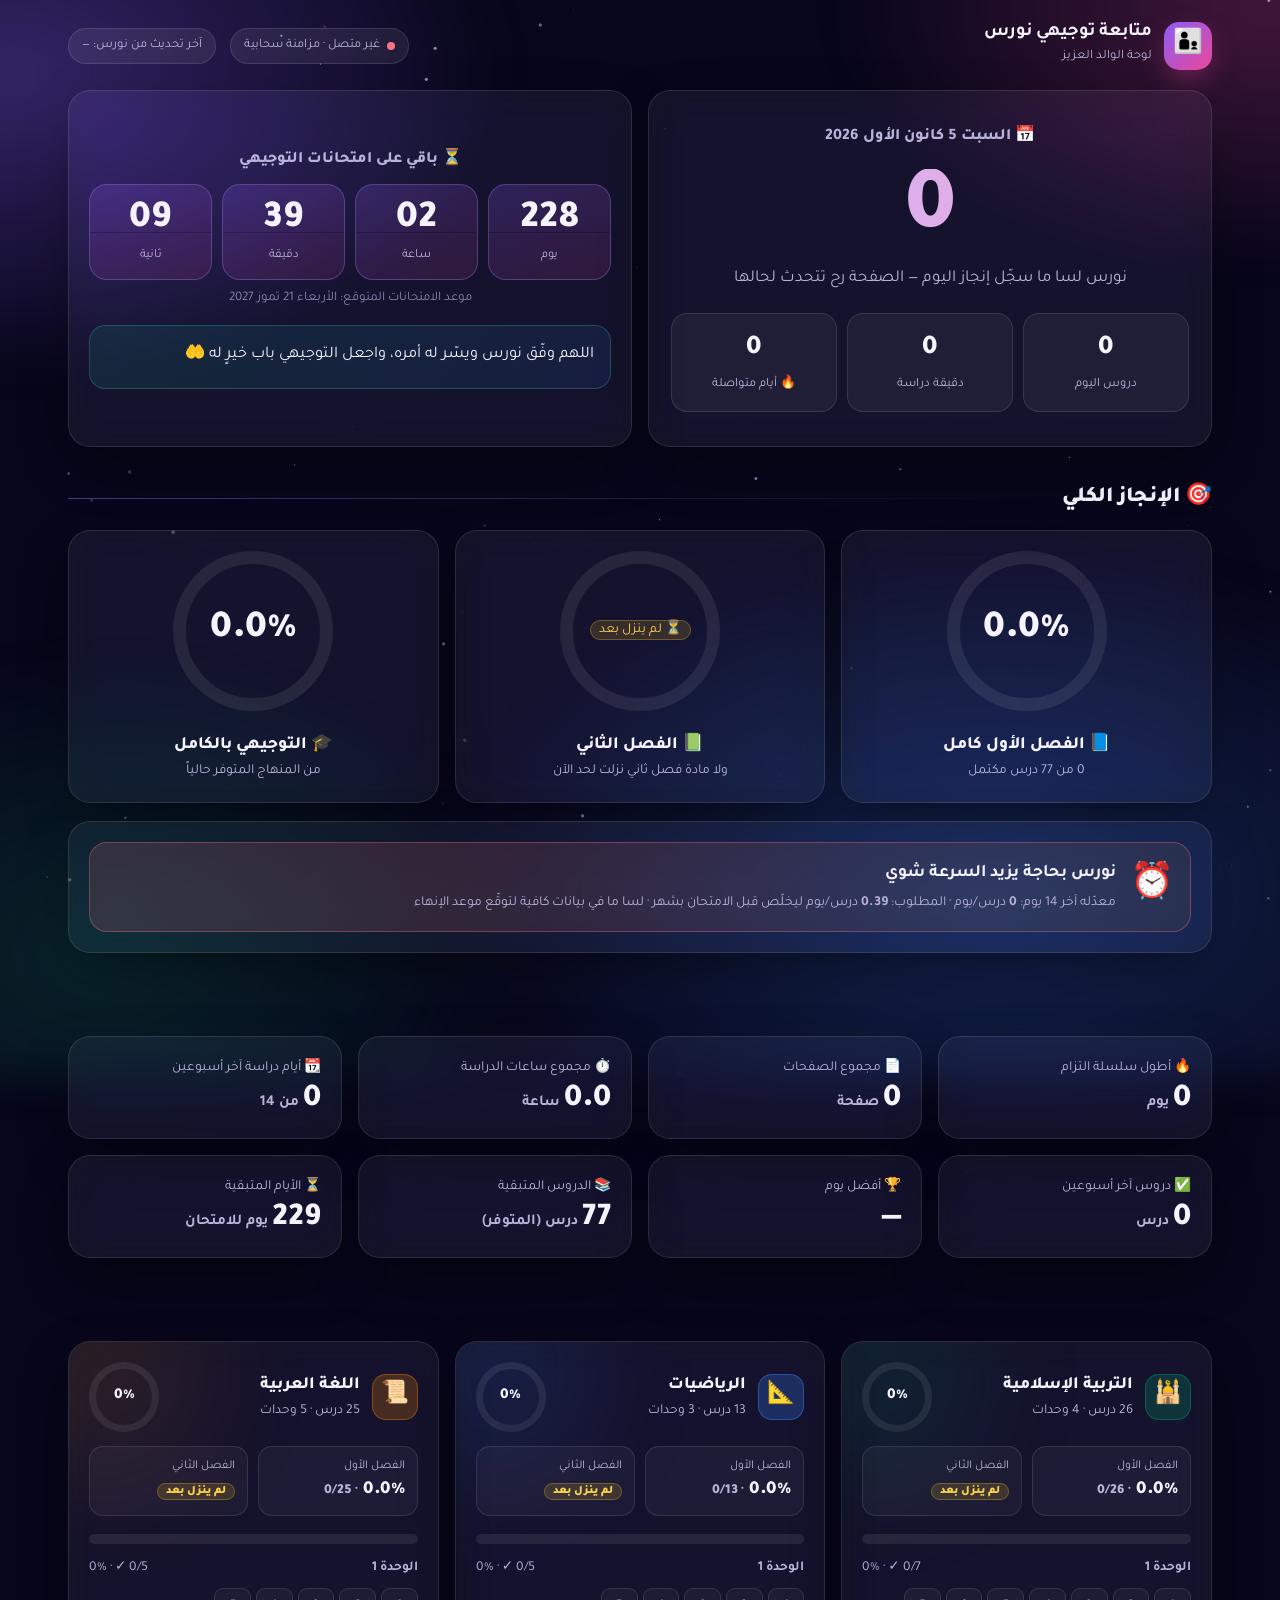
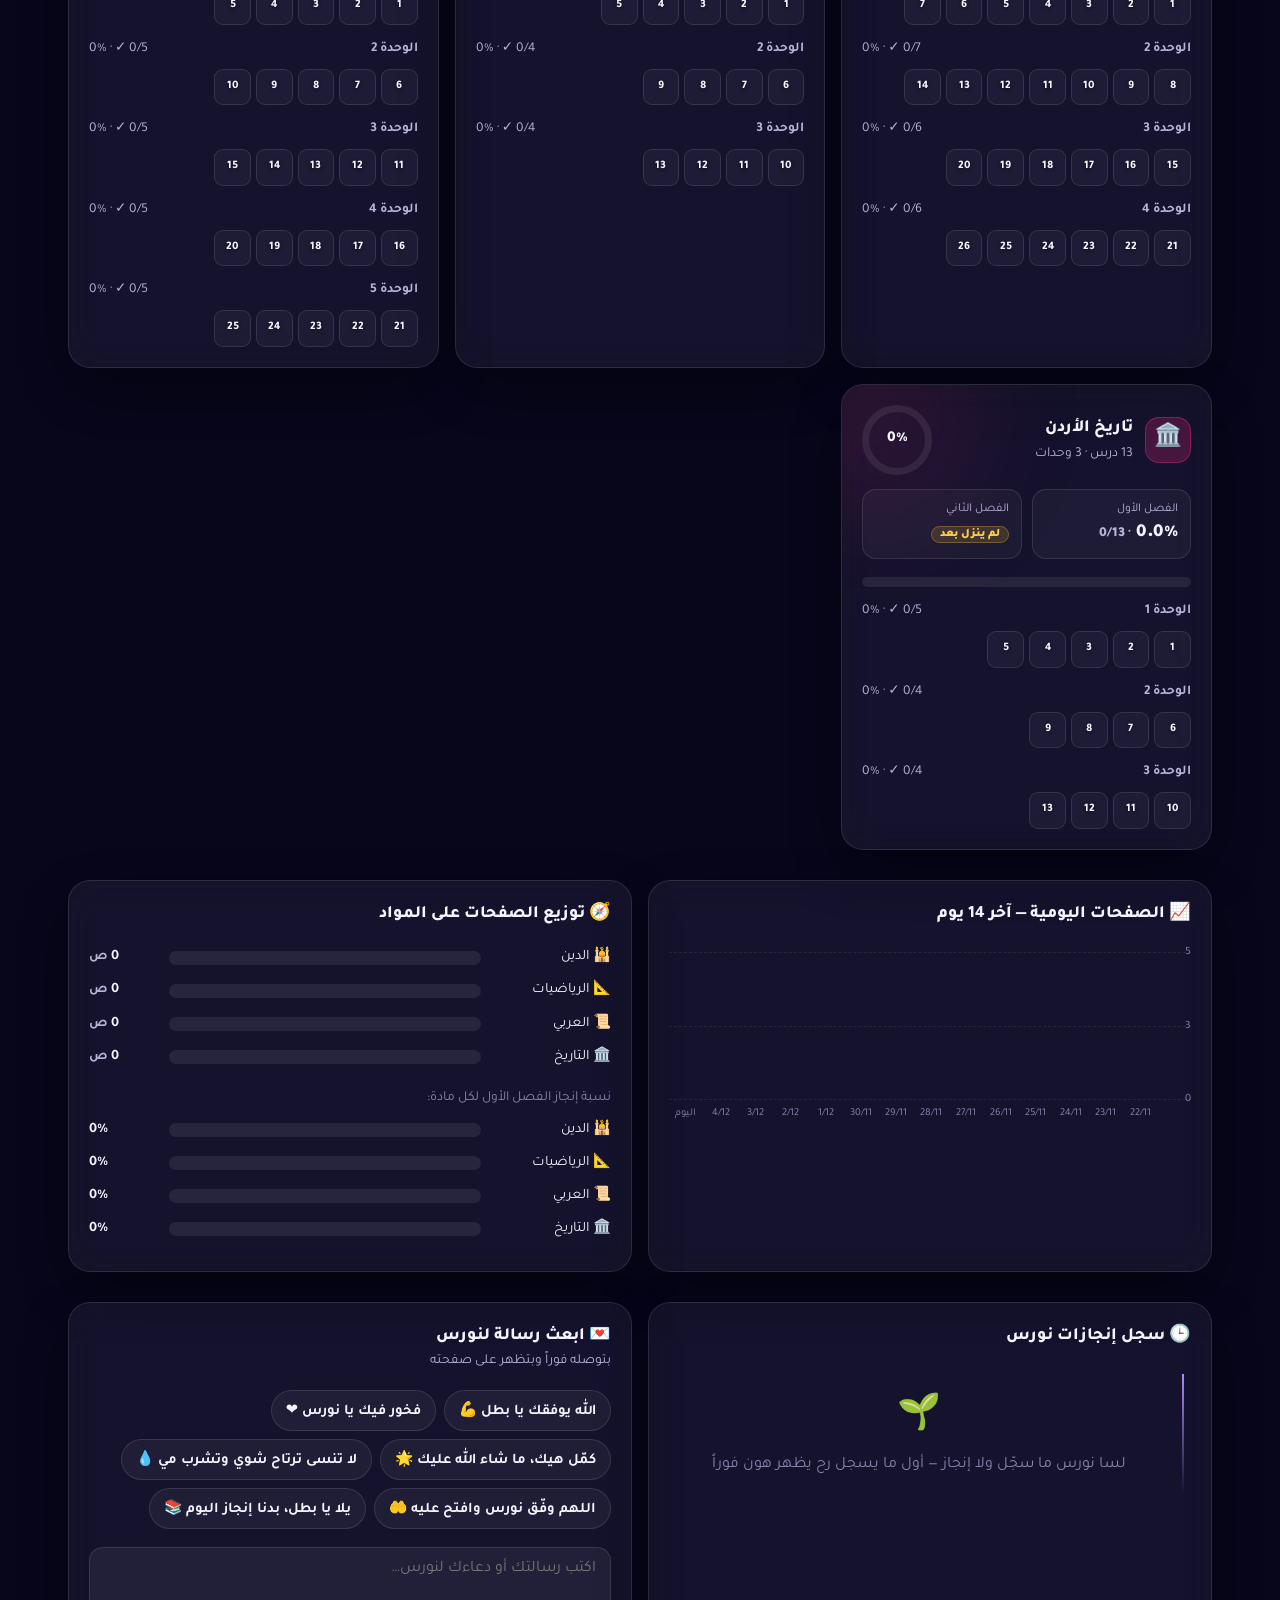
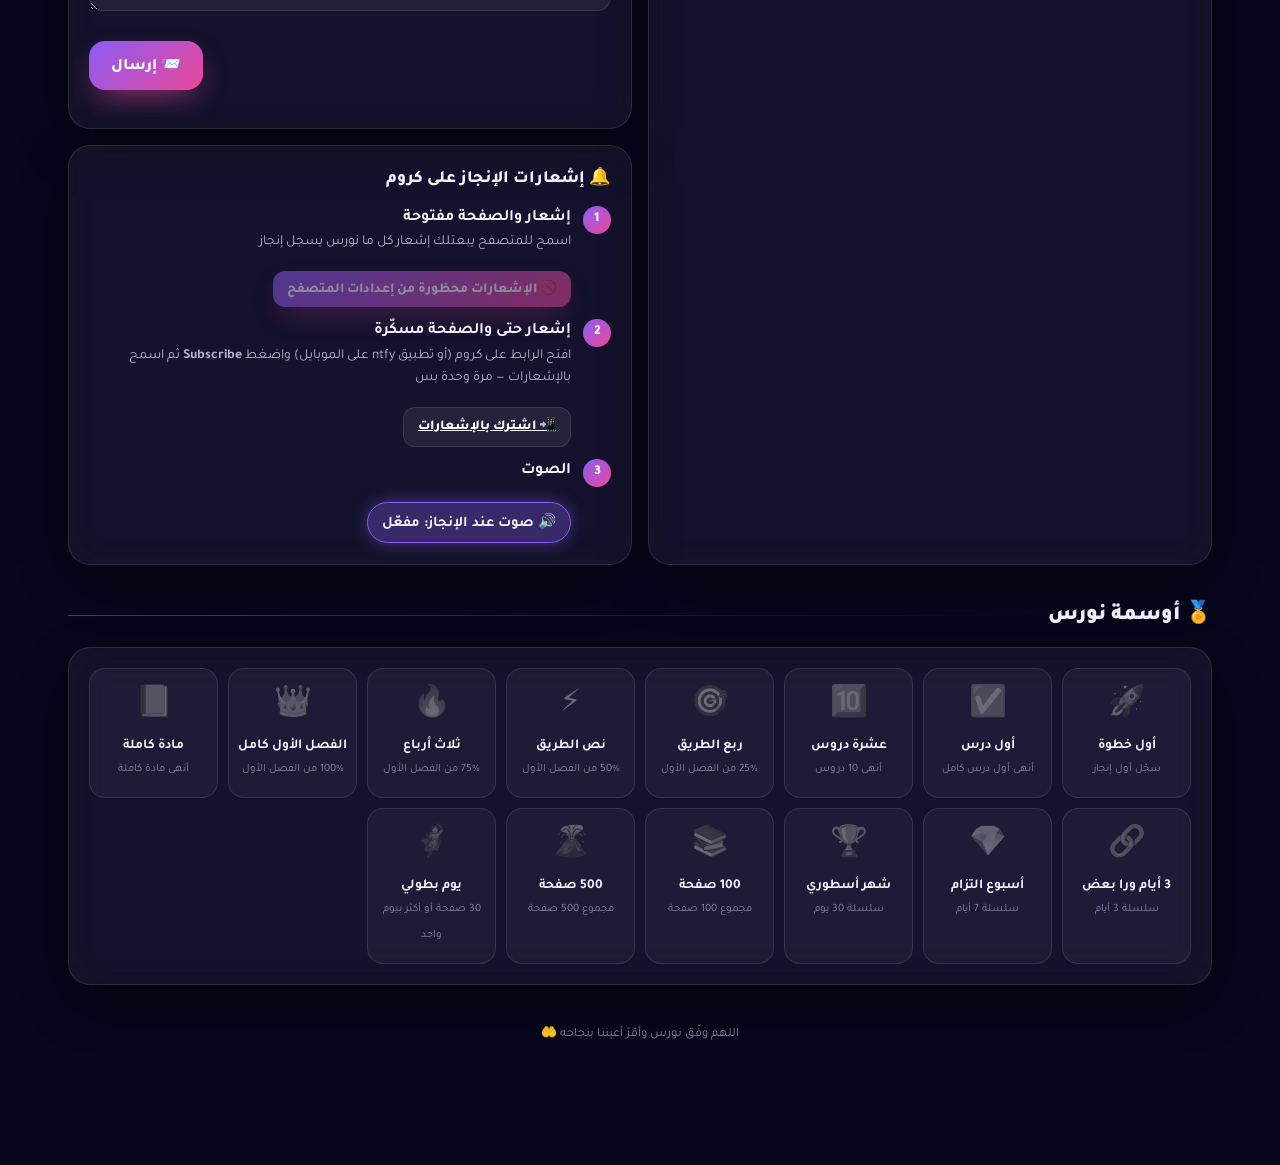
<file: tawjihi/dad.html>
<!DOCTYPE html>
<html lang="ar" dir="rtl">
<head>
  <meta charset="UTF-8">
  <meta name="viewport" content="width=device-width, initial-scale=1.0, viewport-fit=cover">
  <meta name="theme-color" content="#07061a">
  <title>متابعة نورس — لوحة الوالد</title>
  <link rel="icon" href="data:image/svg+xml,<svg xmlns='http://www.w3.org/2000/svg' viewBox='0 0 100 100'><text y='.9em' font-size='90'>👨‍👦</text></svg>">
  <link rel="preconnect" href="https://fonts.googleapis.com">
  <link rel="preconnect" href="https://fonts.gstatic.com" crossorigin>
  <link href="https://fonts.googleapis.com/css2?family=Tajawal:wght@400;500;700;800;900&display=swap" rel="stylesheet">
  <link rel="stylesheet" href="style.css">
  <style>
    .live-hero { text-align: center; padding: 34px 22px; }
    .live-num { font-size: clamp(3.2rem, 11vw, 5.6rem); font-weight: 900; line-height: 1; }
    .live-sub { color: var(--muted); font-size: 1.05rem; margin-top: 8px; }
    .today-grid { display: grid; grid-template-columns: repeat(3, 1fr); gap: 10px; margin-top: 20px; }
    .today-grid > div { padding: 14px 8px; border-radius: 16px; background: rgba(255,255,255,.05); border: 1px solid var(--card-b); }
    .today-grid b { font-size: 1.7rem; font-weight: 900; display: block; }
    .today-grid span { font-size: .8rem; color: var(--muted); }
    .rings3 { display: grid; grid-template-columns: repeat(3, 1fr); gap: 16px; }
    @media (max-width: 760px) { .rings3 { grid-template-columns: 1fr; } }
    .rcard { text-align: center; }
    .rcard h3 { justify-content: center; margin-top: 10px; }
    .verdict { padding: 16px; border-radius: 18px; display: flex; gap: 14px; align-items: center; }
    .verdict .e { font-size: 2.2rem; }
    .verdict.good { background: linear-gradient(135deg, rgba(16,185,129,.18), rgba(59,130,246,.1)); border: 1px solid rgba(52,211,153,.35); }
    .verdict.bad { background: linear-gradient(135deg, rgba(251,113,133,.16), rgba(251,191,36,.08)); border: 1px solid rgba(251,113,133,.35); }
    .hbar-row { display: grid; grid-template-columns: 120px 1fr 70px; gap: 10px; align-items: center; margin: 10px 0; font-size: .9rem; }
    .new-tag { font-size: .68rem; background: linear-gradient(135deg,#ec4899,#8b5cf6); padding: 2px 8px; border-radius: 99px; margin-inline-start: 6px; animation: pulse 2s infinite; }
    .mini .lessons { grid-template-columns: repeat(auto-fill, minmax(34px, 1fr)); gap: 5px; }
    .mini .lesson { border-radius: 9px; font-size: .72rem; }
    .mini .lesson small { display: none; }
    .notif-step { display: flex; gap: 12px; align-items: flex-start; margin-top: 12px; }
    .notif-step .n { flex: none; width: 28px; height: 28px; border-radius: 50%; display: grid; place-items: center; font-weight: 900; background: linear-gradient(135deg,#8b5cf6,#ec4899); font-size: .85rem; }
    .welcome { position: fixed; inset: 0; z-index: 80; display: grid; place-items: center; background: radial-gradient(circle at 50% 40%, #241a5a, #07061a 70%); transition: opacity .9s, visibility .9s; text-align: center; padding: 20px; }
    .welcome.hide { opacity: 0; visibility: hidden; }
    .welcome .big { font-size: clamp(2rem, 7vw, 3.4rem); font-weight: 900; animation: wIn 1.2s var(--ease) both; }
    .welcome .sub { color: var(--muted); margin-top: 10px; animation: wIn 1.2s .3s var(--ease) both; }
    .welcome .e { font-size: 4rem; animation: wIn 1s var(--ease) both, float 4s ease-in-out infinite 1s; display: block; margin-bottom: 10px; }
    @keyframes wIn { from { opacity: 0; transform: translateY(30px) scale(.9); filter: blur(8px); } }
  </style>
</head>
<body>

<div class="welcome" id="welcome">
  <div>
    <span class="e">👨‍👦</span>
    <div class="big">أهلاً <span class="grad">أبو نورس</span> 🌹</div>
    <div class="sub">جارِ تحميل إنجازات نورس…</div>
  </div>
</div>

<div class="wrap">

  <header class="top reveal">
    <div class="brand">
      <div class="logo">👨‍👦</div>
      <div><b>متابعة توجيهي نورس</b><span>لوحة الوالد العزيز</span></div>
    </div>
    <div class="row">
      <span class="pill" id="sync"><i class="dot"></i><span>جارِ الاتصال…</span></span>
      <span class="pill" id="lastUpd">آخر تحديث: —</span>
    </div>
  </header>

  <!-- إنجاز اليوم المباشر -->
  <section class="grid g2">
    <div class="card live-hero reveal" id="todayCard">
      <div class="muted" style="font-weight:800">📅 <span id="todayDate"></span></div>
      <div class="live-num grad mt" id="todayPg">0</div>
      <div class="live-sub" id="todayTxt">صفحة أنجزها نورس اليوم</div>
      <div class="today-grid">
        <div><b id="todayLs">0</b><span>دروس اليوم</span></div>
        <div><b id="todayMn">0</b><span>دقيقة دراسة</span></div>
        <div><b id="streak">0</b><span>🔥 أيام متواصلة</span></div>
      </div>
    </div>
    <div class="card reveal d1" style="display:flex;flex-direction:column;justify-content:center">
      <div class="cd-title">⏳ باقي على امتحانات التوجيهي</div>
      <div class="cd" id="cd">
        <div><b data-cd="d">0</b><span>يوم</span></div>
        <div><b data-cd="h">00</b><span>ساعة</span></div>
        <div><b data-cd="m">00</b><span>دقيقة</span></div>
        <div><b data-cd="s">00</b><span>ثانية</span></div>
      </div>
      <div class="cd-date" id="examDate"></div>
      <div class="dua" id="dua"></div>
    </div>
  </section>

  <!-- الحلقات -->
  <h2 class="sec-title reveal">🎯 الإنجاز الكلي</h2>
  <div class="rings3">
    <div class="card rcard reveal" id="r1"></div>
    <div class="card rcard reveal d1" id="r2"></div>
    <div class="card rcard reveal d2" id="r3"></div>
  </div>

  <!-- التقييم -->
  <div class="card mt reveal"><div id="verdict"></div></div>

  <!-- مؤشرات -->
  <h2 class="sec-title reveal">💡 مؤشرات ذكية</h2>
  <div class="grid g4" id="insights"></div>

  <!-- المواد -->
  <h2 class="sec-title reveal">📚 تفاصيل المواد والدروس</h2>
  <div class="grid g2" id="subjects"></div>

  <!-- المخططات -->
  <div class="grid g2 mt2">
    <div class="card reveal"><h3>📈 الصفحات اليومية — آخر 14 يوم</h3><div id="chart" class="mt"></div></div>
    <div class="card reveal d1"><h3>🧭 توزيع الصفحات على المواد</h3><div id="dist" class="mt"></div></div>
  </div>

  <!-- السجل والرسائل -->
  <div class="grid g2 mt2">
    <div class="card reveal">
      <h3>🕒 سجل إنجازات نورس</h3>
      <div class="timeline mt" id="log" style="max-height:520px;overflow:auto"></div>
    </div>
    <div class="grid" style="gap:16px">
      <div class="card reveal d1">
        <h3>💌 ابعث رسالة لنورس</h3>
        <div class="small muted">بتوصله فوراً وبتظهر على صفحته</div>
        <div class="chips mt" id="quick"></div>
        <textarea id="msgText" rows="2" class="mt" maxlength="300" placeholder="اكتب رسالتك أو دعاءك لنورس…"></textarea>
        <div class="row mt" style="justify-content:flex-end"><button class="btn" id="sendMsg">📨 إرسال</button></div>
        <div id="sent" class="mt" style="max-height:220px;overflow:auto"></div>
      </div>
      <div class="card reveal d2">
        <h3>🔔 إشعارات الإنجاز على كروم</h3>
        <div class="notif-step"><span class="n">1</span><div class="grow"><b>إشعار والصفحة مفتوحة</b><div class="small muted">اسمح للمتصفح يبعتلك إشعار كل ما نورس يسجل إنجاز</div>
          <button class="btn sm mt" id="enableNotif">🔔 تفعيل إشعارات المتصفح</button></div></div>
        <div class="notif-step"><span class="n">2</span><div class="grow"><b>إشعار حتى والصفحة مسكّرة</b><div class="small muted">افتح الرابط على كروم (أو تطبيق ntfy على الموبايل) واضغط <b>Subscribe</b> ثم اسمح بالإشعارات — مرة وحدة بس</div>
          <a class="btn sm ghost mt" id="ntfyLink" target="_blank" rel="noopener">📲 اشترك بالإشعارات</a></div></div>
        <div class="notif-step"><span class="n">3</span><div class="grow"><b>الصوت</b><div class="chips mt"><button class="chip" id="soundBtn"></button></div></div></div>
      </div>
    </div>
  </div>

  <h2 class="sec-title reveal">🏅 أوسمة نورس</h2>
  <div class="card reveal"><div class="badges" id="badges"></div></div>

  <div class="foot">اللهم وفّق نورس وأقرّ أعيننا بنجاحه 🤲</div>
</div>

<script src="config.js"></script>
<script src="core.js"></script>
<script>
(() => {
  const T = TJ, $ = (s, r = document) => r.querySelector(s), $$ = (s, r = document) => [...r.querySelectorAll(s)];
  const SEEN = "tj_dad_seen_" + T.CFG.channelId;
  let st = T.loadLocal(), firstRender = true, prevSeen = +localStorage.getItem(SEEN) || 0, booted = false;
  const soundOn = () => localStorage.getItem("tj_dad_sound") !== "0";

  T.starfield();
  T.countdown($("#cd"));
  T.rotator($("#dua"), T.DUAS, 9000);
  $("#examDate").textContent = "موعد الامتحانات المتوقع: " + T.fmtDate(T.EXAM);
  setTimeout(() => $("#welcome").classList.add("hide"), 1700);
  document.addEventListener("click", (e) => {
    const b = e.target.closest(".btn"); if (!b) return;
    const r = b.getBoundingClientRect(), s = document.createElement("span"), d = Math.max(r.width, r.height);
    s.className = "rip"; s.style.cssText = `width:${d}px;height:${d}px;left:${e.clientX - r.left - d / 2}px;top:${e.clientY - r.top - d / 2}px`;
    b.appendChild(s); setTimeout(() => s.remove(), 650);
  });

  const fmtL = (x) => (Math.round(x * 100) / 100).toString();

  function render() {
    const S = T.stats(st), name = T.CFG.studentName;
    $("#todayDate").textContent = T.fmtDate(new Date());
    T.countUp($("#todayPg"), S.today.pg || 0, { dur: 1600 });
    $("#todayTxt").textContent = (S.today.pg || S.today.dq || S.today.mn) ? `صفحة أنجزها ${name} اليوم 👏` : `${name} لسا ما سجّل إنجاز اليوم — الصفحة رح تتحدث لحالها`;
    T.countUp($("#todayLs"), (S.today.dq || 0) / 4, { dec: (S.today.dq || 0) % 4 ? 2 : 0 });
    T.countUp($("#todayMn"), S.today.mn || 0);
    T.countUp($("#streak"), S.streak);
    $("#lastUpd").textContent = "آخر تحديث من نورس: " + T.relTime(st.ts);

    const rc = (pct, title, sub, c1, c2, id, extra = "") => `<div class="ring-box big-ring">${T.ring(pct, { size: 160, stroke: 13, color: c1, color2: c2, id })}
      <div class="ring-label"><div>${extra || `<b>${pct.toFixed(1)}%</b>`}</div></div></div><h3>${title}</h3><div class="small muted">${sub}</div>`;
    $("#r1").innerHTML = rc(S.s1.pct, "📘 الفصل الأول كامل", `${S.s1.done} من ${S.s1.n} درس مكتمل`, "#8b5cf6", "#ec4899", "d1");
    $("#r2").innerHTML = S.s2.released ? rc(S.s2.pct, "📗 الفصل الثاني كامل", `${S.s2.done} من ${S.s2.n} درس`, "#059669", "#3b82f6", "d2")
      : rc(0, "📗 الفصل الثاني", "ولا مادة فصل ثاني نزلت لحد الآن", "#059669", "#3b82f6", "d2", `<span class="badge-soon" style="font-size:.85rem">⏳ لم ينزل بعد</span>`);
    $("#r3").innerHTML = rc(S.all.pct, "🎓 التوجيهي بالكامل", S.s2.released ? `${S.all.done} من ${S.all.n} درس` : "من المنهاج المتوفر حالياً", "#d97706", "#db2777", "d3");

    // التقييم
    const good = S.avgPerDay >= S.required && S.avgPerDay > 0;
    const projTxt = S.projDate ? `بهالسرعة رح يخلّص المنهاج المتوفر تقريباً بـ <b>${T.fmtDate(S.projDate)}</b>` : "لسا ما في بيانات كافية لتوقّع موعد الإنهاء";
    $("#verdict").innerHTML = `<div class="verdict ${good ? "good" : "bad"}"><span class="e">${good ? "🚀" : "⏰"}</span><div>
      <b style="font-size:1.1rem">${good ? `${name} ماشي على الطريق الصح! ما شاء الله` : `${name} بحاجة يزيد السرعة شوي`}</b>
      <div class="small muted" style="margin-top:4px">معدّله آخر 14 يوم: <b>${fmtL(S.avgPerDay)}</b> درس/يوم · المطلوب: <b>${fmtL(S.required)}</b> درس/يوم ليخلّص قبل الامتحان بشهر · ${projTxt}</div></div></div>`;

    // المؤشرات
    const ins = [
      ["🔥", "أطول سلسلة التزام", `${S.bestStreak}`, "يوم"],
      ["📄", "مجموع الصفحات", `${S.totalPages}`, "صفحة"],
      ["⏱️", "مجموع ساعات الدراسة", `${(S.totalMin / 60).toFixed(1)}`, "ساعة"],
      ["📆", "أيام دراسة آخر أسبوعين", `${S.activeDays14}`, "من 14"],
      ["✅", "دروس آخر أسبوعين", fmtL(S.lessons14), "درس"],
      ["🏆", "أفضل يوم", S.bestDay && S.bestDay.pg ? `${S.bestDay.pg}` : "—", S.bestDay && S.bestDay.pg ? "صفحة · " + T.fmtShort(S.bestDay.key + "T12:00") : ""],
      ["📚", "الدروس المتبقية", fmtL(S.remaining), "درس (المتوفر)"],
      ["⏳", "الأيام المتبقية", `${S.daysLeft}`, "يوم للامتحان"],
    ];
    $("#insights").innerHTML = ins.map(([e, k, v, u], i) => `<div class="card hover stat ${firstRender ? `reveal d${(i % 4) + 1}` : ""}"><span class="k">${e} ${k}</span><span class="v">${v}<small> ${u}</small></span></div>`).join("");

    // المواد
    $("#subjects").innerHTML = T.SUBJECTS.map((s, i) => {
      const a = T.semInfo(st, s.id, "s1"), b = T.semInfo(st, s.id, "s2"), t = T.subjectTotal(st, s.id);
      let idx = 0;
      const units = st.cur[s.id].s1.map((n, u) => {
        const seg = st.p[s.id].s1.slice(idx, idx + n), done = [...seg].filter((c) => c === "4").length;
        const q = [...seg].reduce((x, c) => x + +c, 0);
        const h = `<div class="unit"><div class="unit-h"><b>الوحدة ${u + 1}</b><span>${done}/${n} ✓ · ${Math.round((q / (4 * n)) * 100)}%</span></div><div class="lessons">` +
          [...seg].map((c, k) => `<div class="lesson ro ${c === "4" ? "done" : ""}" style="--c:${s.color};--p:${+c * 25}%" title="الدرس ${idx + k + 1}: ${+c * 25}%"><div class="fill"></div><span>${idx + k + 1}</span></div>`).join("") + `</div></div>`;
        idx += n; return h;
      }).join("");
      return `<div class="card subj mini ${firstRender ? `reveal d${(i % 2) + 1}` : ""}" style="--c:${s.color};cursor:default">
        <div class="glow"></div>
        <div class="head"><div class="ico">${s.icon}</div><div class="grow"><h3>${s.name}</h3><div class="small muted">${a.n} درس · ${st.cur[s.id].s1.length} وحدات</div></div>
          <div class="ring-box">${T.ring(a.pct, { size: 70, stroke: 7, color: s.color, id: "dr" + s.id })}<div class="ring-label"><b style="font-size:.95rem">${Math.round(a.pct)}%</b></div></div></div>
        <div class="sems">
          <div class="sem"><div class="t">الفصل الأول</div><div class="n">${a.pct.toFixed(1)}% <span class="small muted">· ${a.done}/${a.n}</span></div></div>
          <div class="sem"><div class="t">الفصل الثاني</div><div class="n">${b.released ? `${b.pct.toFixed(1)}% <span class="small muted">· ${b.done}/${b.n}</span>` : '<span class="badge-soon">لم ينزل بعد</span>'}</div></div>
        </div>
        <div class="bar mt" style="--c:${s.color}"><i style="width:${t.pct}%"></i></div>
        ${units}
      </div>`;
    }).join("");
    setTimeout(() => $$(".bar > i[style*='width']").forEach((el) => { const w = el.style.width; el.style.width = "0"; requestAnimationFrame(() => requestAnimationFrame(() => (el.style.width = w))); }), 30);

    // المخطط
    T.barChart($("#chart"), S.l14.map((d, i) => ({ ...d, v: d.pg, today: i === 13 })), {
      color: "#8b5cf6",
      label: (d) => (d.today ? "اليوم" : d.date.getDate() + "/" + (d.date.getMonth() + 1)),
      tip: (d) => `<b>${T.fmtShort(d.date)}</b> · ${d.pg} صفحة${d.mn ? ` · ${d.mn} د` : ""}${d.dq ? ` · ${fmtL(d.dq / 4)} درس` : ""}`,
    });
    const maxP = Math.max(1, ...Object.values(S.perSubjPages));
    $("#dist").innerHTML = T.SUBJECTS.map((s) => `<div class="hbar-row"><span>${s.icon} ${s.short}</span>
      <div class="bar" style="--c:${s.color};height:14px"><i style="width:${(S.perSubjPages[s.id] / maxP) * 100}%"></i></div>
      <b style="text-align:left">${S.perSubjPages[s.id]} <span class="small muted">ص</span></b></div>`).join("") +
      `<div class="small dim mt">نسبة إنجاز الفصل الأول لكل مادة:</div>` +
      T.SUBJECTS.map((s) => { const a = T.semInfo(st, s.id, "s1"); return `<div class="hbar-row"><span>${s.icon} ${s.short}</span>
      <div class="bar" style="--c:${s.color};height:14px"><i style="width:${a.pct}%"></i></div><b style="text-align:left">${Math.round(a.pct)}%</b></div>`; }).join("");

    // السجل
    const log = st.log.slice().reverse().slice(0, 40);
    $("#log").innerHTML = log.length ? log.map((e, i) => {
      const s = T.SUBJ[e.s] || {}, ls = (e.ls || []).map((x) => x + 1), isNew = e.t > prevSeen;
      return `<div class="tl" style="--c:${s.color};animation-delay:${Math.min(i, 10) * 50}ms"><div class="when">${T.fmtShort(e.t)} · ${T.fmtTime(e.t)} · ${T.relTime(e.t)}${isNew ? '<span class="new-tag">جديد</span>' : ""}</div>
        <b>${s.icon || ""} ${s.name || ""}</b>${e.pg ? ` — <b>${e.pg}</b> صفحة` : ""}${e.mn ? ` · ${e.mn} دقيقة` : ""}${!e.pg && e.dq > 0 ? ` — تقدّم ${e.dq * 25}% بالدروس` : ""}
        ${ls.length ? `<div class="small" style="color:#6ee7b7">✓ خلّص الدرس ${ls.join("، ")}</div>` : ""}
        ${e.note ? `<div class="small muted">📝 ${T.esc(e.note)}</div>` : ""}</div>`;
    }).join("") : `<div class="empty"><span class="e">🌱</span>لسا نورس ما سجّل ولا إنجاز — أول ما يسجل رح يظهر هون فوراً</div>`;

    $("#badges").innerHTML = T.badges(st).map((b) => `<div class="bdg ${b.ok ? "ok" : ""}" title="${b.desc}"><span class="e">${b.icon}</span><b>${b.title}</b><small>${b.desc}</small></div>`).join("");

    T.animateRings(); T.reveal();
    firstRender = false;
  }

  /* ---------- إنجاز جديد وصل ---------- */
  function checkNew(src) {
    const last = st.log[st.log.length - 1];
    if (!last) return;
    if (last.t > prevSeen && booted && src === "remote") {
      const s = T.SUBJ[last.s] || {};
      const txt = `${T.CFG.studentName} ${last.pg ? `أنجز ${last.pg} صفحة ${s.name}` : `تقدّم في ${s.name}`}${(last.ls || []).length ? ` وخلّص ${(last.ls || []).length} درس ✅` : ""}`;
      T.toast("🎉 إنجاز جديد: " + txt);
      T.confetti(); if (soundOn()) T.chime();
      $("#todayCard").animate([{ transform: "scale(1)" }, { transform: "scale(1.03)", boxShadow: "0 0 60px -10px #ec4899" }, { transform: "scale(1)" }], { duration: 1200, easing: "ease-out" });
      if ("Notification" in window && Notification.permission === "granted") {
        try { new Notification("إنجاز جديد من نورس 🎉", { body: txt, icon: "data:image/svg+xml,<svg xmlns='http://www.w3.org/2000/svg' viewBox='0 0 100 100'><text y='.9em' font-size='90'>🎓</text></svg>", tag: "tj-" + last.t }); } catch {}
      }
    }
    setTimeout(() => { prevSeen = Math.max(prevSeen, last.t); localStorage.setItem(SEEN, prevSeen); }, 8000);
  }

  function setStatus(ok, mode) {
    const label = mode === "firebase" ? "قاعدة البيانات" : mode === "ntfy" ? "مزامنة سحابية" : "محلي";
    $("#sync").innerHTML = `<i class="dot ${ok ? "on" : "off"}"></i><span>${ok ? "متصل مباشر" : "غير متصل"} · ${label}</span>`;
  }

  /* ---------- الرسائل ---------- */
  const sent = [];
  function addSent(m) {
    if (sent.some((x) => x.id === m.id)) return;
    sent.push(m); sent.sort((a, b) => b.t - a.t);
    $("#sent").innerHTML = `<div class="small dim">رسائلك السابقة:</div>` + sent.slice(0, 20).map((x) => `<div class="msg"><div>${T.esc(x.text)}</div><div class="when">${T.relTime(x.t)}</div></div>`).join("");
  }
  const QUICK = ["الله يوفقك يا بطل 💪", "فخور فيك يا نورس ❤️", "كمّل هيك، ما شاء الله عليك 🌟", "لا تنسى ترتاح شوي وتشرب مي 💧", "اللهم وفّق نورس وافتح عليه 🤲", "يلا يا بطل، بدنا إنجاز اليوم 📚"];
  $("#quick").innerHTML = QUICK.map((q) => `<button class="chip" data-q="${q}">${q}</button>`).join("");
  $$("#quick .chip").forEach((c) => c.addEventListener("click", () => { $("#msgText").value = c.dataset.q; $("#msgText").focus(); }));
  $("#sendMsg").addEventListener("click", async () => {
    const t = $("#msgText").value.trim(); if (!t) { T.toast("اكتب رسالة أولاً 🙂", "warn"); return; }
    $("#sendMsg").disabled = true;
    const ok = await T.Store.sendToNawras(t);
    $("#sendMsg").disabled = false;
    if (ok) { $("#msgText").value = ""; T.toast("💌 وصلت رسالتك لنورس"); }
    else T.toast("⚠️ ما انبعثت الرسالة، تأكد من الإنترنت", "warn");
  });

  /* ---------- الإشعارات ---------- */
  function drawNotif() {
    const p = "Notification" in window ? Notification.permission : "unsupported";
    const b = $("#enableNotif");
    b.textContent = p === "granted" ? "✅ الإشعارات مفعّلة" : p === "denied" ? "🚫 الإشعارات محظورة من إعدادات المتصفح" : p === "unsupported" ? "المتصفح لا يدعم الإشعارات" : "🔔 تفعيل إشعارات المتصفح";
    b.disabled = p !== "default";
    $("#soundBtn").textContent = soundOn() ? "🔊 صوت عند الإنجاز: مفعّل" : "🔇 الصوت مطفي";
    $("#soundBtn").classList.toggle("on", soundOn());
  }
  $("#enableNotif").addEventListener("click", async () => {
    try { const r = await Notification.requestPermission(); if (r === "granted") new Notification("تم التفعيل ✅", { body: "رح يوصلك إشعار كل ما نورس يسجل إنجاز" }); } catch {}
    drawNotif();
  });
  $("#soundBtn").addEventListener("click", () => { localStorage.setItem("tj_dad_sound", soundOn() ? "0" : "1"); drawNotif(); if (soundOn()) T.chime(); });
  $("#ntfyLink").href = T.Store.notifyTopicUrl();
  drawNotif();

  T.Store.init({
    role: "dad",
    onState: (s, src) => { st = s; render(); checkNew(src); },
    onMsg: (m) => addSent(m),
    onStatus: setStatus,
  });
  render();
  setTimeout(() => { booted = true; }, 2500);
  setInterval(() => { $("#lastUpd").textContent = "آخر تحديث من نورس: " + T.relTime(st.ts); }, 30000);
  // تحديث احتياطي كل دقيقتين في حال انقطع الاتصال المباشر
  setInterval(() => { if (document.visibilityState === "visible" && !T.Store.online) location.reload(); }, 120000);
})();
</script>
</body>
</html>
</file>
<file: claude-app/style.css>
/* ===========================================================
   نظام توجيهي نورس — التصميم المشترك
   =========================================================== */
:root {
  --bg: #07061a;
  --bg2: #120a2e;
  --card: rgba(255, 255, 255, 0.055);
  --card-b: rgba(255, 255, 255, 0.11);
  --text: #f5f3ff;
  --muted: #b9b3d9;
  --dim: #8a84ad;
  --accent: #a78bfa;
  --accent2: #f472b6;
  --gold: #fbbf24;
  --good: #34d399;
  --bad: #fb7185;
  --radius: 22px;
  --shadow: 0 20px 60px -20px rgba(0, 0, 0, 0.6);
  --ease: cubic-bezier(0.22, 1, 0.36, 1);
}
* { box-sizing: border-box; margin: 0; padding: 0; -webkit-tap-highlight-color: transparent; }
html { scroll-behavior: smooth; }
body {
  font-family: "Tajawal", "Cairo", system-ui, sans-serif;
  color: var(--text);
  background: var(--bg);
  min-height: 100vh;
  overflow-x: hidden;
  line-height: 1.6;
}
body::before {
  content: "";
  position: fixed; inset: -20%;
  background:
    radial-gradient(40% 35% at 15% 20%, rgba(139, 92, 246, 0.35), transparent 70%),
    radial-gradient(35% 30% at 85% 15%, rgba(236, 72, 153, 0.25), transparent 70%),
    radial-gradient(45% 40% at 70% 85%, rgba(59, 130, 246, 0.25), transparent 70%),
    radial-gradient(35% 35% at 20% 90%, rgba(16, 185, 129, 0.16), transparent 70%);
  filter: blur(20px);
  animation: blobs 22s ease-in-out infinite alternate;
  z-index: -2;
}
@keyframes blobs {
  0% { transform: translate(0, 0) rotate(0deg) scale(1); }
  50% { transform: translate(3%, -2%) rotate(8deg) scale(1.06); }
  100% { transform: translate(-3%, 3%) rotate(-6deg) scale(1.02); }
}
#stars { position: fixed; inset: 0; width: 100%; height: 100%; z-index: -1; pointer-events: none; }

.wrap { max-width: 1180px; margin: 0 auto; padding: 22px 18px 120px; }
.row { display: flex; gap: 14px; align-items: center; flex-wrap: wrap; }
.grid { display: grid; gap: 16px; }
.g2 { grid-template-columns: repeat(auto-fit, minmax(320px, 1fr)); }
.g3 { grid-template-columns: repeat(auto-fit, minmax(240px, 1fr)); }
.g4 { grid-template-columns: repeat(auto-fit, minmax(230px, 1fr)); }
.mt { margin-top: 18px; } .mt2 { margin-top: 30px; }
.muted { color: var(--muted); } .dim { color: var(--dim); }
.small { font-size: 0.86rem; }
.center { text-align: center; }
.grow { flex: 1; }

/* ---------- البطاقات ---------- */
.card {
  position: relative;
  background: var(--card);
  border: 1px solid var(--card-b);
  border-radius: var(--radius);
  padding: 20px;
  backdrop-filter: blur(18px) saturate(140%);
  -webkit-backdrop-filter: blur(18px) saturate(140%);
  box-shadow: var(--shadow);
  overflow: hidden;
  transition: transform 0.5s var(--ease), border-color 0.4s, box-shadow 0.5s;
}
.card.hover:hover { transform: translateY(-4px); border-color: rgba(167, 139, 250, 0.4); box-shadow: 0 30px 70px -25px rgba(139, 92, 246, 0.45); }
.card::after {
  content: ""; position: absolute; inset: 0; pointer-events: none; border-radius: inherit;
  background: linear-gradient(120deg, transparent 30%, rgba(255, 255, 255, 0.06) 50%, transparent 70%);
  transform: translateX(-100%); transition: transform 1.1s var(--ease);
}
.card.hover:hover::after { transform: translateX(100%); }
.card h3 { font-size: 1.08rem; font-weight: 800; display: flex; align-items: center; gap: 8px; }
.sec-title { font-size: 1.35rem; font-weight: 900; margin: 34px 0 14px; display: flex; align-items: center; gap: 10px; }
.sec-title::after { content: ""; flex: 1; height: 1px; background: linear-gradient(90deg, rgba(167, 139, 250, 0.4), transparent); }

/* ---------- الظهور التدريجي ---------- */
.reveal { opacity: 0; transform: translateY(28px) scale(0.98); transition: opacity 0.9s var(--ease), transform 0.9s var(--ease); }
.reveal.in { opacity: 1; transform: none; }
.reveal.d1 { transition-delay: 0.08s; } .reveal.d2 { transition-delay: 0.16s; } .reveal.d3 { transition-delay: 0.24s; } .reveal.d4 { transition-delay: 0.32s; }

/* ---------- الهيدر ---------- */
.top { display: flex; align-items: center; justify-content: space-between; gap: 12px; margin-bottom: 20px; }
.brand { display: flex; align-items: center; gap: 12px; }
.logo {
  width: 48px; height: 48px; border-radius: 15px; display: grid; place-items: center; font-size: 1.5rem;
  background: linear-gradient(135deg, #8b5cf6, #ec4899); box-shadow: 0 10px 30px -8px rgba(236, 72, 153, 0.6);
  animation: float 5s ease-in-out infinite;
}
@keyframes float { 50% { transform: translateY(-5px) rotate(-4deg); } }
.brand b { font-size: 1.15rem; display: block; line-height: 1.2; }
.brand span { font-size: 0.8rem; color: var(--muted); }
.pill {
  display: inline-flex; align-items: center; gap: 7px; padding: 7px 13px; border-radius: 999px; font-size: 0.8rem;
  background: rgba(255, 255, 255, 0.07); border: 1px solid var(--card-b); color: var(--muted); white-space: nowrap;
}
.dot { width: 8px; height: 8px; border-radius: 50%; background: var(--dim); }
.dot.on { background: var(--good); box-shadow: 0 0 0 0 rgba(52, 211, 153, 0.7); animation: pulse 2s infinite; }
.dot.off { background: var(--bad); }
@keyframes pulse { 70% { box-shadow: 0 0 0 9px rgba(52, 211, 153, 0); } 100% { box-shadow: 0 0 0 0 rgba(52, 211, 153, 0); } }

/* ---------- البطل ---------- */
.hero { padding: 28px; display: grid; grid-template-columns: 1.3fr 1fr; gap: 24px; align-items: center; }
@media (max-width: 860px) { .hero { grid-template-columns: 1fr; padding: 22px; } }
.hello { font-size: clamp(1.7rem, 4.5vw, 2.6rem); font-weight: 900; line-height: 1.25; }
.grad {
  background: linear-gradient(90deg, #c4b5fd, #f9a8d4, #fcd34d, #c4b5fd); background-size: 300% 100%;
  -webkit-background-clip: text; background-clip: text; color: transparent; animation: shine 6s linear infinite;
}
@keyframes shine { to { background-position: -300% 0; } }
.today-date { color: var(--muted); margin-top: 6px; }
.dua {
  margin-top: 16px; padding: 14px 16px; border-radius: 16px; font-size: 1.02rem; line-height: 1.9;
  background: linear-gradient(135deg, rgba(16, 185, 129, 0.13), rgba(59, 130, 246, 0.1));
  border: 1px solid rgba(52, 211, 153, 0.25); transition: opacity 0.45s, transform 0.45s; min-height: 64px;
}
.dua.fade-out, .quote.fade-out { opacity: 0; transform: translateY(6px); }
.quote { transition: opacity 0.45s, transform 0.45s; }

/* ---------- العد التنازلي ---------- */
.cd-title { font-weight: 800; color: var(--muted); margin-bottom: 10px; display: flex; align-items: center; gap: 8px; justify-content: center; }
.cd { display: grid; grid-template-columns: repeat(4, 1fr); gap: 10px; direction: rtl; }
.cd > div {
  text-align: center; padding: 14px 6px 10px; border-radius: 18px;
  background: linear-gradient(160deg, rgba(139, 92, 246, 0.22), rgba(236, 72, 153, 0.12));
  border: 1px solid rgba(167, 139, 250, 0.3); position: relative; overflow: hidden;
}
.cd > div::before { content: ""; position: absolute; left: 0; right: 0; top: 50%; height: 1px; background: rgba(0, 0, 0, 0.25); }
.cd b { display: block; font-size: clamp(1.6rem, 5vw, 2.4rem); font-weight: 900; font-variant-numeric: tabular-nums; line-height: 1.15; }
.cd b.tick { animation: flip 0.5s var(--ease); }
@keyframes flip { 0% { transform: rotateX(80deg); opacity: 0.2; } 100% { transform: none; opacity: 1; } }
.cd span { font-size: 0.78rem; color: var(--muted); }
.cd-date { text-align: center; color: var(--dim); font-size: 0.82rem; margin-top: 8px; }

/* ---------- الحلقات ---------- */
.ring .ring-bar { transition: stroke-dashoffset 1.8s var(--ease); filter: drop-shadow(0 0 6px rgba(167, 139, 250, 0.35)); }
.ring-box { position: relative; display: inline-grid; place-items: center; }
.ring-box .ring-label { position: absolute; inset: 0; display: grid; place-items: center; text-align: center; }
.ring-label b { font-size: 1.5rem; font-weight: 900; display: block; line-height: 1.1; }
.ring-label small { color: var(--muted); font-size: 0.72rem; }
.big-ring .ring-label b { font-size: 2.4rem; }

.stat { display: flex; flex-direction: column; gap: 4px; }
.stat .k { color: var(--muted); font-size: 0.86rem; display: flex; gap: 6px; align-items: center; }
.stat .v { font-size: 2rem; font-weight: 900; line-height: 1.1; font-variant-numeric: tabular-nums; }
.stat .v small { font-size: 0.95rem; color: var(--muted); font-weight: 600; }
.stat .s { font-size: 0.8rem; color: var(--dim); }

.ovw { display: grid; grid-template-columns: auto 1fr; gap: 22px; align-items: center; }
@media (max-width: 560px) { .ovw { grid-template-columns: 1fr; justify-items: center; text-align: center; } }

/* ---------- شريط التقدم ---------- */
.bar { height: 10px; border-radius: 99px; background: rgba(255, 255, 255, 0.08); overflow: hidden; position: relative; }
.bar > i {
  display: block; height: 100%; width: 0; border-radius: inherit; transition: width 1.6s var(--ease);
  background: linear-gradient(90deg, var(--c, #8b5cf6), color-mix(in srgb, var(--c, #8b5cf6) 55%, white));
  position: relative; overflow: hidden;
}
.bar > i::after { content: ""; position: absolute; inset: 0; background: linear-gradient(90deg, transparent, rgba(255, 255, 255, 0.35), transparent); animation: sweep 2.4s infinite; }
@keyframes sweep { from { transform: translateX(100%); } to { transform: translateX(-100%); } }

/* ---------- بطاقة المادة ---------- */
.subj { cursor: pointer; }
.subj .head { display: flex; align-items: center; gap: 12px; }
.subj .ico { width: 46px; height: 46px; border-radius: 14px; display: grid; place-items: center; font-size: 1.4rem; background: color-mix(in srgb, var(--c) 25%, transparent); border: 1px solid color-mix(in srgb, var(--c) 45%, transparent); }
.subj .glow { position: absolute; width: 180px; height: 180px; border-radius: 50%; background: var(--c); filter: blur(70px); opacity: 0.18; top: -60px; left: -60px; pointer-events: none; }
.sems { display: grid; grid-template-columns: 1fr 1fr; gap: 10px; margin-top: 14px; }
.sem { padding: 10px 12px; border-radius: 14px; background: rgba(255, 255, 255, 0.04); border: 1px solid var(--card-b); }
.sem .t { font-size: 0.75rem; color: var(--muted); }
.sem .n { font-weight: 900; font-size: 1.15rem; }
.badge-soon { font-size: 0.72rem; padding: 2px 8px; border-radius: 99px; background: rgba(251, 191, 36, 0.15); color: #fcd34d; border: 1px solid rgba(251, 191, 36, 0.3); }

/* ---------- الدروس ---------- */
.unit { margin-top: 14px; }
.unit-h { display: flex; justify-content: space-between; font-size: 0.85rem; color: var(--muted); margin-bottom: 8px; }
.lessons { display: grid; grid-template-columns: repeat(auto-fill, minmax(62px, 1fr)); gap: 8px; }
.lesson {
  position: relative; aspect-ratio: 1; border-radius: 14px; border: 1px solid var(--card-b); background: rgba(255, 255, 255, 0.04);
  display: grid; place-items: center; font-weight: 800; cursor: pointer; overflow: hidden; user-select: none; color: var(--text);
  transition: transform 0.25s var(--ease), border-color 0.3s; font-family: inherit; font-size: 0.95rem;
}
.lesson:hover { transform: translateY(-2px) scale(1.04); }
.lesson:active { transform: scale(0.92); }
.lesson .fill { position: absolute; inset: auto 0 0 0; height: var(--p, 0%); background: linear-gradient(0deg, var(--c), color-mix(in srgb, var(--c) 60%, white)); opacity: 0.85; transition: height 0.6s var(--ease); }
.lesson span { position: relative; z-index: 1; text-shadow: 0 1px 3px rgba(0, 0, 0, 0.5); line-height: 1.1; text-align: center; }
.lesson small { display: block; font-size: 0.62rem; opacity: 0.85; font-weight: 600; }
.lesson.done { border-color: color-mix(in srgb, var(--c) 70%, white); box-shadow: 0 0 18px -4px var(--c); }
.lesson.done::after { content: "✓"; position: absolute; top: 3px; left: 6px; font-size: 0.7rem; z-index: 1; }
.lesson.ro { cursor: default; } .lesson.ro:hover { transform: none; }
.lesson.pop { animation: pop 0.45s var(--ease); }
@keyframes pop { 40% { transform: scale(1.18); } }
.legend { display: flex; gap: 12px; flex-wrap: wrap; font-size: 0.78rem; color: var(--muted); }
.legend i { display: inline-block; width: 12px; height: 12px; border-radius: 4px; vertical-align: -2px; margin-left: 4px; border: 1px solid var(--card-b); }

/* ---------- الأزرار والمدخلات ---------- */
.btn {
  font-family: inherit; font-weight: 800; font-size: 1rem; border: 0; cursor: pointer; color: #fff;
  padding: 13px 22px; border-radius: 16px; display: inline-flex; align-items: center; gap: 8px; justify-content: center;
  background: linear-gradient(135deg, #8b5cf6, #ec4899); box-shadow: 0 12px 30px -10px rgba(236, 72, 153, 0.7);
  transition: transform 0.25s var(--ease), box-shadow 0.3s, filter 0.3s; position: relative; overflow: hidden;
}
.btn:hover { transform: translateY(-2px); filter: brightness(1.08); }
.btn:active { transform: scale(0.96); }
.btn:disabled { opacity: 0.5; cursor: not-allowed; transform: none; }
.btn.ghost { background: rgba(255, 255, 255, 0.07); border: 1px solid var(--card-b); box-shadow: none; }
.btn.green { background: linear-gradient(135deg, #059669, #10b981); box-shadow: 0 12px 30px -10px rgba(16, 185, 129, 0.7); }
.btn.sm { padding: 8px 14px; font-size: 0.86rem; border-radius: 12px; }
.btn.block { width: 100%; }
.btn .rip { position: absolute; border-radius: 50%; background: rgba(255, 255, 255, 0.45); transform: scale(0); animation: rip 0.6s linear; pointer-events: none; }
@keyframes rip { to { transform: scale(4); opacity: 0; } }
.fab {
  position: fixed; bottom: 22px; left: 50%; transform: translateX(-50%); z-index: 40; padding: 16px 30px; font-size: 1.1rem; border-radius: 99px;
  animation: fabIn 0.9s var(--ease) both 0.6s, glowP 3s ease-in-out infinite 1.5s;
}
.fab:hover { transform: translateX(-50%) translateY(-3px); }
@keyframes fabIn { from { transform: translateX(-50%) translateY(120px); } }
@keyframes glowP { 50% { box-shadow: 0 12px 50px -6px rgba(236, 72, 153, 0.95); } }

input, textarea, select {
  font-family: inherit; font-size: 1rem; color: var(--text); width: 100%;
  background: rgba(255, 255, 255, 0.06); border: 1px solid var(--card-b); border-radius: 14px; padding: 12px 14px; outline: none; transition: border-color 0.3s, box-shadow 0.3s;
}
input:focus, textarea:focus, select:focus { border-color: var(--accent); box-shadow: 0 0 0 4px rgba(167, 139, 250, 0.18); }
label.lbl { display: block; font-size: 0.86rem; color: var(--muted); margin: 14px 0 6px; font-weight: 700; }
.chips { display: flex; gap: 8px; flex-wrap: wrap; }
.chip {
  font-family: inherit; font-size: 0.92rem; font-weight: 700; cursor: pointer; color: var(--text); padding: 9px 14px; border-radius: 99px;
  background: rgba(255, 255, 255, 0.05); border: 1px solid var(--card-b); transition: all 0.3s var(--ease);
}
.chip.on { background: color-mix(in srgb, var(--c, #8b5cf6) 30%, transparent); border-color: var(--c, #8b5cf6); box-shadow: 0 0 20px -6px var(--c, #8b5cf6); transform: translateY(-1px); }
.chip:disabled { opacity: 0.4; cursor: not-allowed; }
.stepper { display: flex; align-items: center; gap: 10px; }
.stepper button { width: 46px; height: 46px; border-radius: 14px; border: 1px solid var(--card-b); background: rgba(255, 255, 255, 0.07); color: var(--text); font-size: 1.4rem; cursor: pointer; font-family: inherit; transition: transform 0.2s; }
.stepper button:active { transform: scale(0.9); }
.stepper input { text-align: center; font-size: 1.5rem; font-weight: 900; max-width: 110px; }

/* ---------- النوافذ ---------- */
.modal { position: fixed; inset: 0; z-index: 60; display: grid; place-items: center; padding: 14px; visibility: hidden; }
.modal .shade { position: absolute; inset: 0; background: rgba(5, 3, 20, 0.7); backdrop-filter: blur(6px); opacity: 0; transition: opacity 0.4s; }
.modal .box {
  position: relative; width: min(720px, 100%); max-height: 92vh; overflow: auto; padding: 24px; border-radius: 26px;
  background: linear-gradient(160deg, #1a1240, #110b2b); border: 1px solid rgba(167, 139, 250, 0.3); box-shadow: 0 40px 120px -20px rgba(0, 0, 0, 0.8);
  transform: translateY(40px) scale(0.95); opacity: 0; transition: transform 0.5s var(--ease), opacity 0.4s;
}
.modal.open { visibility: visible; }
.modal.open .shade { opacity: 1; }
.modal.open .box { transform: none; opacity: 1; }
.modal .x { position: absolute; top: 14px; left: 14px; width: 38px; height: 38px; border-radius: 12px; border: 1px solid var(--card-b); background: rgba(255, 255, 255, 0.06); color: var(--text); cursor: pointer; font-size: 1.1rem; }
.modal h2 { font-size: 1.4rem; font-weight: 900; margin-bottom: 4px; }

/* ---------- الإشعارات المنبثقة ---------- */
#toasts { position: fixed; top: 16px; left: 50%; transform: translateX(-50%); z-index: 100; display: flex; flex-direction: column; gap: 10px; align-items: center; pointer-events: none; width: min(92vw, 460px); }
.toast {
  padding: 13px 18px; border-radius: 16px; background: rgba(20, 14, 50, 0.92); border: 1px solid rgba(167, 139, 250, 0.4); color: #fff; font-weight: 700;
  box-shadow: 0 20px 50px -10px rgba(0, 0, 0, 0.6); animation: tIn 0.55s var(--ease); backdrop-filter: blur(10px); text-align: center; width: 100%;
}
.toast.ok { border-color: rgba(52, 211, 153, 0.5); }
.toast.warn { border-color: rgba(251, 191, 36, 0.5); }
.toast.out { opacity: 0; transform: translateY(-20px); transition: all 0.5s; }
@keyframes tIn { from { opacity: 0; transform: translateY(-30px) scale(0.9); } }
.confetti { position: fixed; inset: 0; width: 100%; height: 100%; pointer-events: none; z-index: 90; }

/* ---------- مخطط الأعمدة ---------- */
.bc { position: relative; padding: 6px 34px 26px 0; }
.bc-grid { position: absolute; inset: 6px 0 26px 0; display: flex; flex-direction: column; justify-content: space-between; }
.bc-gl { border-top: 1px dashed rgba(255, 255, 255, 0.08); position: relative; }
.bc-gl span { position: absolute; right: 0; top: -9px; font-size: 0.7rem; color: var(--dim); }
.bc-bars { position: relative; height: 100%; display: flex; align-items: flex-end; gap: 2px; }
.bc-col { flex: 1; height: 100%; display: flex; flex-direction: column; justify-content: flex-end; align-items: center; cursor: pointer; position: relative; }
.bc-bar { width: min(70%, 26px); height: 0; border-radius: 4px 4px 0 0; background: var(--c); transition: height 1.2s var(--ease) var(--d); min-height: 0; opacity: 0.85; }
.bc.in .bc-bar { height: var(--h); }
.bc-bar.today { opacity: 1; box-shadow: 0 0 16px -2px var(--c); }
.bc-col:hover .bc-bar { opacity: 1; filter: brightness(1.2); }
.bc-x { position: absolute; bottom: -22px; font-size: 0.66rem; color: var(--dim); white-space: nowrap; }
.bc-tip { position: absolute; top: -8px; transform: translate(-50%, -100%); background: #1e1650; border: 1px solid var(--card-b); padding: 7px 11px; border-radius: 10px; font-size: 0.8rem; pointer-events: none; opacity: 0; transition: opacity 0.2s; white-space: nowrap; z-index: 3; }

/* ---------- السجل ---------- */
.timeline { position: relative; padding-right: 22px; }
.timeline::before { content: ""; position: absolute; right: 7px; top: 6px; bottom: 6px; width: 2px; background: linear-gradient(180deg, var(--accent), transparent); }
.tl { position: relative; padding: 12px 14px; margin-bottom: 10px; border-radius: 16px; background: rgba(255, 255, 255, 0.04); border: 1px solid var(--card-b); animation: tlIn 0.6s var(--ease) both; }
.tl::before { content: ""; position: absolute; right: -21px; top: 18px; width: 12px; height: 12px; border-radius: 50%; background: var(--c, var(--accent)); box-shadow: 0 0 0 4px rgba(167, 139, 250, 0.15); }
.tl .when { font-size: 0.76rem; color: var(--dim); }
@keyframes tlIn { from { opacity: 0; transform: translateX(-20px); } }

/* ---------- الأوسمة ---------- */
.badges { display: grid; grid-template-columns: repeat(auto-fill, minmax(120px, 1fr)); gap: 10px; }
.bdg { text-align: center; padding: 14px 8px; border-radius: 16px; background: rgba(255, 255, 255, 0.04); border: 1px solid var(--card-b); transition: transform 0.3s var(--ease); }
.bdg .e { font-size: 1.9rem; display: block; filter: grayscale(1); opacity: 0.35; transition: all 0.5s; }
.bdg b { display: block; font-size: 0.85rem; margin-top: 4px; }
.bdg small { color: var(--dim); font-size: 0.7rem; }
.bdg.ok { border-color: rgba(251, 191, 36, 0.45); background: linear-gradient(160deg, rgba(251, 191, 36, 0.12), rgba(236, 72, 153, 0.06)); }
.bdg.ok .e { filter: none; opacity: 1; animation: float 4s ease-in-out infinite; }
.bdg:hover { transform: translateY(-3px); }

/* ---------- الرسائل ---------- */
.msg { padding: 12px 14px; border-radius: 16px 16px 4px 16px; background: linear-gradient(135deg, rgba(236, 72, 153, 0.16), rgba(139, 92, 246, 0.14)); border: 1px solid rgba(244, 114, 182, 0.3); margin-bottom: 10px; animation: tlIn 0.6s var(--ease) both; }
.msg .when { font-size: 0.74rem; color: var(--dim); }
.msg.new { animation: tlIn 0.6s var(--ease) both, newMsg 1.6s 0.6s 2; }
@keyframes newMsg { 50% { box-shadow: 0 0 30px -4px rgba(244, 114, 182, 0.8); } }

.empty { text-align: center; color: var(--dim); padding: 22px 10px; }
.empty .e { font-size: 2.2rem; display: block; margin-bottom: 6px; }
.status-good { color: var(--good); } .status-bad { color: #fda4af; }
.hr { height: 1px; background: var(--card-b); margin: 16px 0; }
a { color: #c4b5fd; }
.foot { text-align: center; color: var(--dim); font-size: 0.8rem; margin-top: 40px; }

@media (prefers-reduced-motion: reduce) {
  *, *::before, *::after { animation-duration: 0.01ms !important; animation-iteration-count: 1 !important; transition-duration: 0.01ms !important; }
}

/* ---------- الموبايل ---------- */
.fab { white-space: nowrap; }
@media (max-width: 560px) {
  .wrap { padding: 14px 12px 110px; }
  .top { flex-wrap: wrap; }
  .brand b { font-size: 1rem; }
  .logo { width: 42px; height: 42px; font-size: 1.25rem; }
  .pill { font-size: 0.72rem; padding: 6px 10px; }
  .fab { padding: 14px 24px; font-size: 1rem; bottom: 16px; }
  .card { padding: 16px; }
  .stat .v { font-size: 1.6rem; }
  .cd { gap: 7px; }
  .hbar-row { grid-template-columns: 90px 1fr 56px; }
  .today-grid b { font-size: 1.35rem; }
}
</file>
<file: tawjihi/style.css>
/* ===========================================================
   نظام توجيهي نورس — التصميم المشترك
   =========================================================== */
:root {
  --bg: #07061a;
  --bg2: #120a2e;
  --card: rgba(255, 255, 255, 0.055);
  --card-b: rgba(255, 255, 255, 0.11);
  --text: #f5f3ff;
  --muted: #b9b3d9;
  --dim: #8a84ad;
  --accent: #a78bfa;
  --accent2: #f472b6;
  --gold: #fbbf24;
  --good: #34d399;
  --bad: #fb7185;
  --radius: 22px;
  --shadow: 0 20px 60px -20px rgba(0, 0, 0, 0.6);
  --ease: cubic-bezier(0.22, 1, 0.36, 1);
}
* { box-sizing: border-box; margin: 0; padding: 0; -webkit-tap-highlight-color: transparent; }
html { scroll-behavior: smooth; }
body {
  font-family: "Tajawal", "Cairo", system-ui, sans-serif;
  color: var(--text);
  background: var(--bg);
  min-height: 100vh;
  overflow-x: hidden;
  line-height: 1.6;
}
body::before {
  content: "";
  position: fixed; inset: -20%;
  background:
    radial-gradient(40% 35% at 15% 20%, rgba(139, 92, 246, 0.35), transparent 70%),
    radial-gradient(35% 30% at 85% 15%, rgba(236, 72, 153, 0.25), transparent 70%),
    radial-gradient(45% 40% at 70% 85%, rgba(59, 130, 246, 0.25), transparent 70%),
    radial-gradient(35% 35% at 20% 90%, rgba(16, 185, 129, 0.16), transparent 70%);
  filter: blur(20px);
  animation: blobs 22s ease-in-out infinite alternate;
  z-index: -2;
}
@keyframes blobs {
  0% { transform: translate(0, 0) rotate(0deg) scale(1); }
  50% { transform: translate(3%, -2%) rotate(8deg) scale(1.06); }
  100% { transform: translate(-3%, 3%) rotate(-6deg) scale(1.02); }
}
#stars { position: fixed; inset: 0; width: 100%; height: 100%; z-index: -1; pointer-events: none; }

.wrap { max-width: 1180px; margin: 0 auto; padding: 22px 18px 120px; }
.row { display: flex; gap: 14px; align-items: center; flex-wrap: wrap; }
.grid { display: grid; gap: 16px; }
.g2 { grid-template-columns: repeat(auto-fit, minmax(320px, 1fr)); }
.g3 { grid-template-columns: repeat(auto-fit, minmax(240px, 1fr)); }
.g4 { grid-template-columns: repeat(auto-fit, minmax(230px, 1fr)); }
.mt { margin-top: 18px; } .mt2 { margin-top: 30px; }
.muted { color: var(--muted); } .dim { color: var(--dim); }
.small { font-size: 0.86rem; }
.center { text-align: center; }
.grow { flex: 1; }

/* ---------- البطاقات ---------- */
.card {
  position: relative;
  background: var(--card);
  border: 1px solid var(--card-b);
  border-radius: var(--radius);
  padding: 20px;
  backdrop-filter: blur(18px) saturate(140%);
  -webkit-backdrop-filter: blur(18px) saturate(140%);
  box-shadow: var(--shadow);
  overflow: hidden;
  transition: transform 0.5s var(--ease), border-color 0.4s, box-shadow 0.5s;
}
.card.hover:hover { transform: translateY(-4px); border-color: rgba(167, 139, 250, 0.4); box-shadow: 0 30px 70px -25px rgba(139, 92, 246, 0.45); }
.card::after {
  content: ""; position: absolute; inset: 0; pointer-events: none; border-radius: inherit;
  background: linear-gradient(120deg, transparent 30%, rgba(255, 255, 255, 0.06) 50%, transparent 70%);
  transform: translateX(-100%); transition: transform 1.1s var(--ease);
}
.card.hover:hover::after { transform: translateX(100%); }
.card h3 { font-size: 1.08rem; font-weight: 800; display: flex; align-items: center; gap: 8px; }
.sec-title { font-size: 1.35rem; font-weight: 900; margin: 34px 0 14px; display: flex; align-items: center; gap: 10px; }
.sec-title::after { content: ""; flex: 1; height: 1px; background: linear-gradient(90deg, rgba(167, 139, 250, 0.4), transparent); }

/* ---------- الظهور التدريجي ---------- */
.reveal { opacity: 0; transform: translateY(28px) scale(0.98); transition: opacity 0.9s var(--ease), transform 0.9s var(--ease); }
.reveal.in { opacity: 1; transform: none; }
.reveal.d1 { transition-delay: 0.08s; } .reveal.d2 { transition-delay: 0.16s; } .reveal.d3 { transition-delay: 0.24s; } .reveal.d4 { transition-delay: 0.32s; }

/* ---------- الهيدر ---------- */
.top { display: flex; align-items: center; justify-content: space-between; gap: 12px; margin-bottom: 20px; }
.brand { display: flex; align-items: center; gap: 12px; }
.logo {
  width: 48px; height: 48px; border-radius: 15px; display: grid; place-items: center; font-size: 1.5rem;
  background: linear-gradient(135deg, #8b5cf6, #ec4899); box-shadow: 0 10px 30px -8px rgba(236, 72, 153, 0.6);
  animation: float 5s ease-in-out infinite;
}
@keyframes float { 50% { transform: translateY(-5px) rotate(-4deg); } }
.brand b { font-size: 1.15rem; display: block; line-height: 1.2; }
.brand span { font-size: 0.8rem; color: var(--muted); }
.pill {
  display: inline-flex; align-items: center; gap: 7px; padding: 7px 13px; border-radius: 999px; font-size: 0.8rem;
  background: rgba(255, 255, 255, 0.07); border: 1px solid var(--card-b); color: var(--muted); white-space: nowrap;
}
.dot { width: 8px; height: 8px; border-radius: 50%; background: var(--dim); }
.dot.on { background: var(--good); box-shadow: 0 0 0 0 rgba(52, 211, 153, 0.7); animation: pulse 2s infinite; }
.dot.off { background: var(--bad); }
@keyframes pulse { 70% { box-shadow: 0 0 0 9px rgba(52, 211, 153, 0); } 100% { box-shadow: 0 0 0 0 rgba(52, 211, 153, 0); } }

/* ---------- البطل ---------- */
.hero { padding: 28px; display: grid; grid-template-columns: 1.3fr 1fr; gap: 24px; align-items: center; }
@media (max-width: 860px) { .hero { grid-template-columns: 1fr; padding: 22px; } }
.hello { font-size: clamp(1.7rem, 4.5vw, 2.6rem); font-weight: 900; line-height: 1.25; }
.grad {
  background: linear-gradient(90deg, #c4b5fd, #f9a8d4, #fcd34d, #c4b5fd); background-size: 300% 100%;
  -webkit-background-clip: text; background-clip: text; color: transparent; animation: shine 6s linear infinite;
}
@keyframes shine { to { background-position: -300% 0; } }
.today-date { color: var(--muted); margin-top: 6px; }
.dua {
  margin-top: 16px; padding: 14px 16px; border-radius: 16px; font-size: 1.02rem; line-height: 1.9;
  background: linear-gradient(135deg, rgba(16, 185, 129, 0.13), rgba(59, 130, 246, 0.1));
  border: 1px solid rgba(52, 211, 153, 0.25); transition: opacity 0.45s, transform 0.45s; min-height: 64px;
}
.dua.fade-out, .quote.fade-out { opacity: 0; transform: translateY(6px); }
.quote { transition: opacity 0.45s, transform 0.45s; }

/* ---------- العد التنازلي ---------- */
.cd-title { font-weight: 800; color: var(--muted); margin-bottom: 10px; display: flex; align-items: center; gap: 8px; justify-content: center; }
.cd { display: grid; grid-template-columns: repeat(4, 1fr); gap: 10px; direction: rtl; }
.cd > div {
  text-align: center; padding: 14px 6px 10px; border-radius: 18px;
  background: linear-gradient(160deg, rgba(139, 92, 246, 0.22), rgba(236, 72, 153, 0.12));
  border: 1px solid rgba(167, 139, 250, 0.3); position: relative; overflow: hidden;
}
.cd > div::before { content: ""; position: absolute; left: 0; right: 0; top: 50%; height: 1px; background: rgba(0, 0, 0, 0.25); }
.cd b { display: block; font-size: clamp(1.6rem, 5vw, 2.4rem); font-weight: 900; font-variant-numeric: tabular-nums; line-height: 1.15; }
.cd b.tick { animation: flip 0.5s var(--ease); }
@keyframes flip { 0% { transform: rotateX(80deg); opacity: 0.2; } 100% { transform: none; opacity: 1; } }
.cd span { font-size: 0.78rem; color: var(--muted); }
.cd-date { text-align: center; color: var(--dim); font-size: 0.82rem; margin-top: 8px; }

/* ---------- الحلقات ---------- */
.ring .ring-bar { transition: stroke-dashoffset 1.8s var(--ease); filter: drop-shadow(0 0 6px rgba(167, 139, 250, 0.35)); }
.ring-box { position: relative; display: inline-grid; place-items: center; }
.ring-box .ring-label { position: absolute; inset: 0; display: grid; place-items: center; text-align: center; }
.ring-label b { font-size: 1.5rem; font-weight: 900; display: block; line-height: 1.1; }
.ring-label small { color: var(--muted); font-size: 0.72rem; }
.big-ring .ring-label b { font-size: 2.4rem; }

.stat { display: flex; flex-direction: column; gap: 4px; }
.stat .k { color: var(--muted); font-size: 0.86rem; display: flex; gap: 6px; align-items: center; }
.stat .v { font-size: 2rem; font-weight: 900; line-height: 1.1; font-variant-numeric: tabular-nums; }
.stat .v small { font-size: 0.95rem; color: var(--muted); font-weight: 600; }
.stat .s { font-size: 0.8rem; color: var(--dim); }

.ovw { display: grid; grid-template-columns: auto 1fr; gap: 22px; align-items: center; }
@media (max-width: 560px) { .ovw { grid-template-columns: 1fr; justify-items: center; text-align: center; } }

/* ---------- شريط التقدم ---------- */
.bar { height: 10px; border-radius: 99px; background: rgba(255, 255, 255, 0.08); overflow: hidden; position: relative; }
.bar > i {
  display: block; height: 100%; width: 0; border-radius: inherit; transition: width 1.6s var(--ease);
  background: linear-gradient(90deg, var(--c, #8b5cf6), color-mix(in srgb, var(--c, #8b5cf6) 55%, white));
  position: relative; overflow: hidden;
}
.bar > i::after { content: ""; position: absolute; inset: 0; background: linear-gradient(90deg, transparent, rgba(255, 255, 255, 0.35), transparent); animation: sweep 2.4s infinite; }
@keyframes sweep { from { transform: translateX(100%); } to { transform: translateX(-100%); } }

/* ---------- بطاقة المادة ---------- */
.subj { cursor: pointer; }
.subj .head { display: flex; align-items: center; gap: 12px; }
.subj .ico { width: 46px; height: 46px; border-radius: 14px; display: grid; place-items: center; font-size: 1.4rem; background: color-mix(in srgb, var(--c) 25%, transparent); border: 1px solid color-mix(in srgb, var(--c) 45%, transparent); }
.subj .glow { position: absolute; width: 180px; height: 180px; border-radius: 50%; background: var(--c); filter: blur(70px); opacity: 0.18; top: -60px; left: -60px; pointer-events: none; }
.sems { display: grid; grid-template-columns: 1fr 1fr; gap: 10px; margin-top: 14px; }
.sem { padding: 10px 12px; border-radius: 14px; background: rgba(255, 255, 255, 0.04); border: 1px solid var(--card-b); }
.sem .t { font-size: 0.75rem; color: var(--muted); }
.sem .n { font-weight: 900; font-size: 1.15rem; }
.badge-soon { font-size: 0.72rem; padding: 2px 8px; border-radius: 99px; background: rgba(251, 191, 36, 0.15); color: #fcd34d; border: 1px solid rgba(251, 191, 36, 0.3); }

/* ---------- الدروس ---------- */
.unit { margin-top: 14px; }
.unit-h { display: flex; justify-content: space-between; font-size: 0.85rem; color: var(--muted); margin-bottom: 8px; }
.lessons { display: grid; grid-template-columns: repeat(auto-fill, minmax(62px, 1fr)); gap: 8px; }
.lesson {
  position: relative; aspect-ratio: 1; border-radius: 14px; border: 1px solid var(--card-b); background: rgba(255, 255, 255, 0.04);
  display: grid; place-items: center; font-weight: 800; cursor: pointer; overflow: hidden; user-select: none; color: var(--text);
  transition: transform 0.25s var(--ease), border-color 0.3s; font-family: inherit; font-size: 0.95rem;
}
.lesson:hover { transform: translateY(-2px) scale(1.04); }
.lesson:active { transform: scale(0.92); }
.lesson .fill { position: absolute; inset: auto 0 0 0; height: var(--p, 0%); background: linear-gradient(0deg, var(--c), color-mix(in srgb, var(--c) 60%, white)); opacity: 0.85; transition: height 0.6s var(--ease); }
.lesson span { position: relative; z-index: 1; text-shadow: 0 1px 3px rgba(0, 0, 0, 0.5); line-height: 1.1; text-align: center; }
.lesson small { display: block; font-size: 0.62rem; opacity: 0.85; font-weight: 600; }
.lesson.done { border-color: color-mix(in srgb, var(--c) 70%, white); box-shadow: 0 0 18px -4px var(--c); }
.lesson.done::after { content: "✓"; position: absolute; top: 3px; left: 6px; font-size: 0.7rem; z-index: 1; }
.lesson.ro { cursor: default; } .lesson.ro:hover { transform: none; }
.lesson.pop { animation: pop 0.45s var(--ease); }
@keyframes pop { 40% { transform: scale(1.18); } }
.legend { display: flex; gap: 12px; flex-wrap: wrap; font-size: 0.78rem; color: var(--muted); }
.legend i { display: inline-block; width: 12px; height: 12px; border-radius: 4px; vertical-align: -2px; margin-left: 4px; border: 1px solid var(--card-b); }

/* ---------- الأزرار والمدخلات ---------- */
.btn {
  font-family: inherit; font-weight: 800; font-size: 1rem; border: 0; cursor: pointer; color: #fff;
  padding: 13px 22px; border-radius: 16px; display: inline-flex; align-items: center; gap: 8px; justify-content: center;
  background: linear-gradient(135deg, #8b5cf6, #ec4899); box-shadow: 0 12px 30px -10px rgba(236, 72, 153, 0.7);
  transition: transform 0.25s var(--ease), box-shadow 0.3s, filter 0.3s; position: relative; overflow: hidden;
}
.btn:hover { transform: translateY(-2px); filter: brightness(1.08); }
.btn:active { transform: scale(0.96); }
.btn:disabled { opacity: 0.5; cursor: not-allowed; transform: none; }
.btn.ghost { background: rgba(255, 255, 255, 0.07); border: 1px solid var(--card-b); box-shadow: none; }
.btn.green { background: linear-gradient(135deg, #059669, #10b981); box-shadow: 0 12px 30px -10px rgba(16, 185, 129, 0.7); }
.btn.sm { padding: 8px 14px; font-size: 0.86rem; border-radius: 12px; }
.btn.block { width: 100%; }
.btn .rip { position: absolute; border-radius: 50%; background: rgba(255, 255, 255, 0.45); transform: scale(0); animation: rip 0.6s linear; pointer-events: none; }
@keyframes rip { to { transform: scale(4); opacity: 0; } }
.fab {
  position: fixed; bottom: 22px; left: 50%; transform: translateX(-50%); z-index: 40; padding: 16px 30px; font-size: 1.1rem; border-radius: 99px;
  animation: fabIn 0.9s var(--ease) both 0.6s, glowP 3s ease-in-out infinite 1.5s;
}
.fab:hover { transform: translateX(-50%) translateY(-3px); }
@keyframes fabIn { from { transform: translateX(-50%) translateY(120px); } }
@keyframes glowP { 50% { box-shadow: 0 12px 50px -6px rgba(236, 72, 153, 0.95); } }

input, textarea, select {
  font-family: inherit; font-size: 1rem; color: var(--text); width: 100%;
  background: rgba(255, 255, 255, 0.06); border: 1px solid var(--card-b); border-radius: 14px; padding: 12px 14px; outline: none; transition: border-color 0.3s, box-shadow 0.3s;
}
input:focus, textarea:focus, select:focus { border-color: var(--accent); box-shadow: 0 0 0 4px rgba(167, 139, 250, 0.18); }
label.lbl { display: block; font-size: 0.86rem; color: var(--muted); margin: 14px 0 6px; font-weight: 700; }
.chips { display: flex; gap: 8px; flex-wrap: wrap; }
.chip {
  font-family: inherit; font-size: 0.92rem; font-weight: 700; cursor: pointer; color: var(--text); padding: 9px 14px; border-radius: 99px;
  background: rgba(255, 255, 255, 0.05); border: 1px solid var(--card-b); transition: all 0.3s var(--ease);
}
.chip.on { background: color-mix(in srgb, var(--c, #8b5cf6) 30%, transparent); border-color: var(--c, #8b5cf6); box-shadow: 0 0 20px -6px var(--c, #8b5cf6); transform: translateY(-1px); }
.chip:disabled { opacity: 0.4; cursor: not-allowed; }
.stepper { display: flex; align-items: center; gap: 10px; }
.stepper button { width: 46px; height: 46px; border-radius: 14px; border: 1px solid var(--card-b); background: rgba(255, 255, 255, 0.07); color: var(--text); font-size: 1.4rem; cursor: pointer; font-family: inherit; transition: transform 0.2s; }
.stepper button:active { transform: scale(0.9); }
.stepper input { text-align: center; font-size: 1.5rem; font-weight: 900; max-width: 110px; }

/* ---------- النوافذ ---------- */
.modal { position: fixed; inset: 0; z-index: 60; display: grid; place-items: center; padding: 14px; visibility: hidden; }
.modal .shade { position: absolute; inset: 0; background: rgba(5, 3, 20, 0.7); backdrop-filter: blur(6px); opacity: 0; transition: opacity 0.4s; }
.modal .box {
  position: relative; width: min(720px, 100%); max-height: 92vh; overflow: auto; padding: 24px; border-radius: 26px;
  background: linear-gradient(160deg, #1a1240, #110b2b); border: 1px solid rgba(167, 139, 250, 0.3); box-shadow: 0 40px 120px -20px rgba(0, 0, 0, 0.8);
  transform: translateY(40px) scale(0.95); opacity: 0; transition: transform 0.5s var(--ease), opacity 0.4s;
}
.modal.open { visibility: visible; }
.modal.open .shade { opacity: 1; }
.modal.open .box { transform: none; opacity: 1; }
.modal .x { position: absolute; top: 14px; left: 14px; width: 38px; height: 38px; border-radius: 12px; border: 1px solid var(--card-b); background: rgba(255, 255, 255, 0.06); color: var(--text); cursor: pointer; font-size: 1.1rem; }
.modal h2 { font-size: 1.4rem; font-weight: 900; margin-bottom: 4px; }

/* ---------- الإشعارات المنبثقة ---------- */
#toasts { position: fixed; top: 16px; left: 50%; transform: translateX(-50%); z-index: 100; display: flex; flex-direction: column; gap: 10px; align-items: center; pointer-events: none; width: min(92vw, 460px); }
.toast {
  padding: 13px 18px; border-radius: 16px; background: rgba(20, 14, 50, 0.92); border: 1px solid rgba(167, 139, 250, 0.4); color: #fff; font-weight: 700;
  box-shadow: 0 20px 50px -10px rgba(0, 0, 0, 0.6); animation: tIn 0.55s var(--ease); backdrop-filter: blur(10px); text-align: center; width: 100%;
}
.toast.ok { border-color: rgba(52, 211, 153, 0.5); }
.toast.warn { border-color: rgba(251, 191, 36, 0.5); }
.toast.out { opacity: 0; transform: translateY(-20px); transition: all 0.5s; }
@keyframes tIn { from { opacity: 0; transform: translateY(-30px) scale(0.9); } }
.confetti { position: fixed; inset: 0; width: 100%; height: 100%; pointer-events: none; z-index: 90; }

/* ---------- مخطط الأعمدة ---------- */
.bc { position: relative; padding: 6px 34px 26px 0; }
.bc-grid { position: absolute; inset: 6px 0 26px 0; display: flex; flex-direction: column; justify-content: space-between; }
.bc-gl { border-top: 1px dashed rgba(255, 255, 255, 0.08); position: relative; }
.bc-gl span { position: absolute; right: 0; top: -9px; font-size: 0.7rem; color: var(--dim); }
.bc-bars { position: relative; height: 100%; display: flex; align-items: flex-end; gap: 2px; }
.bc-col { flex: 1; height: 100%; display: flex; flex-direction: column; justify-content: flex-end; align-items: center; cursor: pointer; position: relative; }
.bc-bar { width: min(70%, 26px); height: 0; border-radius: 4px 4px 0 0; background: var(--c); transition: height 1.2s var(--ease) var(--d); min-height: 0; opacity: 0.85; }
.bc.in .bc-bar { height: var(--h); }
.bc-bar.today { opacity: 1; box-shadow: 0 0 16px -2px var(--c); }
.bc-col:hover .bc-bar { opacity: 1; filter: brightness(1.2); }
.bc-x { position: absolute; bottom: -22px; font-size: 0.66rem; color: var(--dim); white-space: nowrap; }
.bc-tip { position: absolute; top: -8px; transform: translate(-50%, -100%); background: #1e1650; border: 1px solid var(--card-b); padding: 7px 11px; border-radius: 10px; font-size: 0.8rem; pointer-events: none; opacity: 0; transition: opacity 0.2s; white-space: nowrap; z-index: 3; }

/* ---------- السجل ---------- */
.timeline { position: relative; padding-right: 22px; }
.timeline::before { content: ""; position: absolute; right: 7px; top: 6px; bottom: 6px; width: 2px; background: linear-gradient(180deg, var(--accent), transparent); }
.tl { position: relative; padding: 12px 14px; margin-bottom: 10px; border-radius: 16px; background: rgba(255, 255, 255, 0.04); border: 1px solid var(--card-b); animation: tlIn 0.6s var(--ease) both; }
.tl::before { content: ""; position: absolute; right: -21px; top: 18px; width: 12px; height: 12px; border-radius: 50%; background: var(--c, var(--accent)); box-shadow: 0 0 0 4px rgba(167, 139, 250, 0.15); }
.tl .when { font-size: 0.76rem; color: var(--dim); }
@keyframes tlIn { from { opacity: 0; transform: translateX(-20px); } }

/* ---------- الأوسمة ---------- */
.badges { display: grid; grid-template-columns: repeat(auto-fill, minmax(120px, 1fr)); gap: 10px; }
.bdg { text-align: center; padding: 14px 8px; border-radius: 16px; background: rgba(255, 255, 255, 0.04); border: 1px solid var(--card-b); transition: transform 0.3s var(--ease); }
.bdg .e { font-size: 1.9rem; display: block; filter: grayscale(1); opacity: 0.35; transition: all 0.5s; }
.bdg b { display: block; font-size: 0.85rem; margin-top: 4px; }
.bdg small { color: var(--dim); font-size: 0.7rem; }
.bdg.ok { border-color: rgba(251, 191, 36, 0.45); background: linear-gradient(160deg, rgba(251, 191, 36, 0.12), rgba(236, 72, 153, 0.06)); }
.bdg.ok .e { filter: none; opacity: 1; animation: float 4s ease-in-out infinite; }
.bdg:hover { transform: translateY(-3px); }

/* ---------- الرسائل ---------- */
.msg { padding: 12px 14px; border-radius: 16px 16px 4px 16px; background: linear-gradient(135deg, rgba(236, 72, 153, 0.16), rgba(139, 92, 246, 0.14)); border: 1px solid rgba(244, 114, 182, 0.3); margin-bottom: 10px; animation: tlIn 0.6s var(--ease) both; }
.msg .when { font-size: 0.74rem; color: var(--dim); }
.msg.new { animation: tlIn 0.6s var(--ease) both, newMsg 1.6s 0.6s 2; }
@keyframes newMsg { 50% { box-shadow: 0 0 30px -4px rgba(244, 114, 182, 0.8); } }

.empty { text-align: center; color: var(--dim); padding: 22px 10px; }
.empty .e { font-size: 2.2rem; display: block; margin-bottom: 6px; }
.status-good { color: var(--good); } .status-bad { color: #fda4af; }
.hr { height: 1px; background: var(--card-b); margin: 16px 0; }
a { color: #c4b5fd; }
.foot { text-align: center; color: var(--dim); font-size: 0.8rem; margin-top: 40px; }

@media (prefers-reduced-motion: reduce) {
  *, *::before, *::after { animation-duration: 0.01ms !important; animation-iteration-count: 1 !important; transition-duration: 0.01ms !important; }
}

/* ---------- الموبايل ---------- */
.fab { white-space: nowrap; }
@media (max-width: 560px) {
  .wrap { padding: 14px 12px 110px; }
  .top { flex-wrap: wrap; }
  .brand b { font-size: 1rem; }
  .logo { width: 42px; height: 42px; font-size: 1.25rem; }
  .pill { font-size: 0.72rem; padding: 6px 10px; }
  .fab { padding: 14px 24px; font-size: 1rem; bottom: 16px; }
  .card { padding: 16px; }
  .stat .v { font-size: 1.6rem; }
  .cd { gap: 7px; }
  .hbar-row { grid-template-columns: 90px 1fr 56px; }
  .today-grid b { font-size: 1.35rem; }
}
</file>
